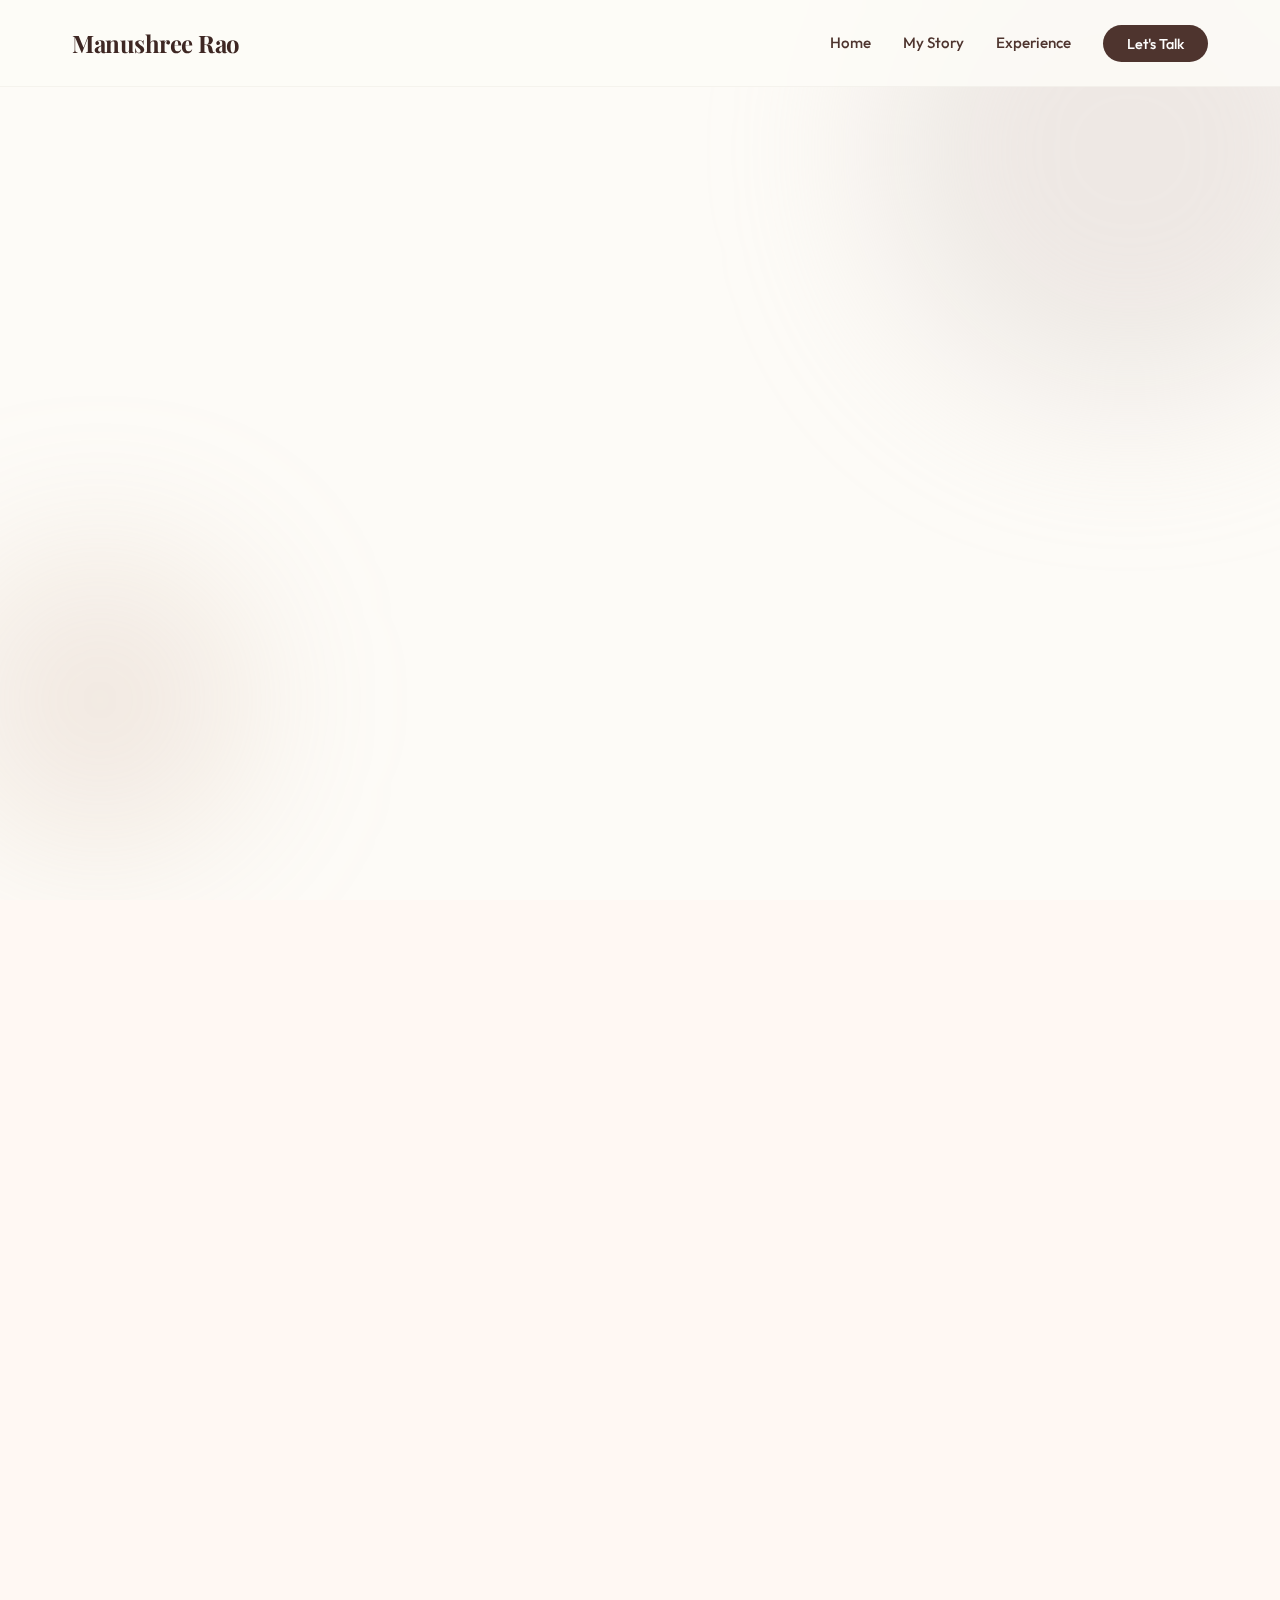
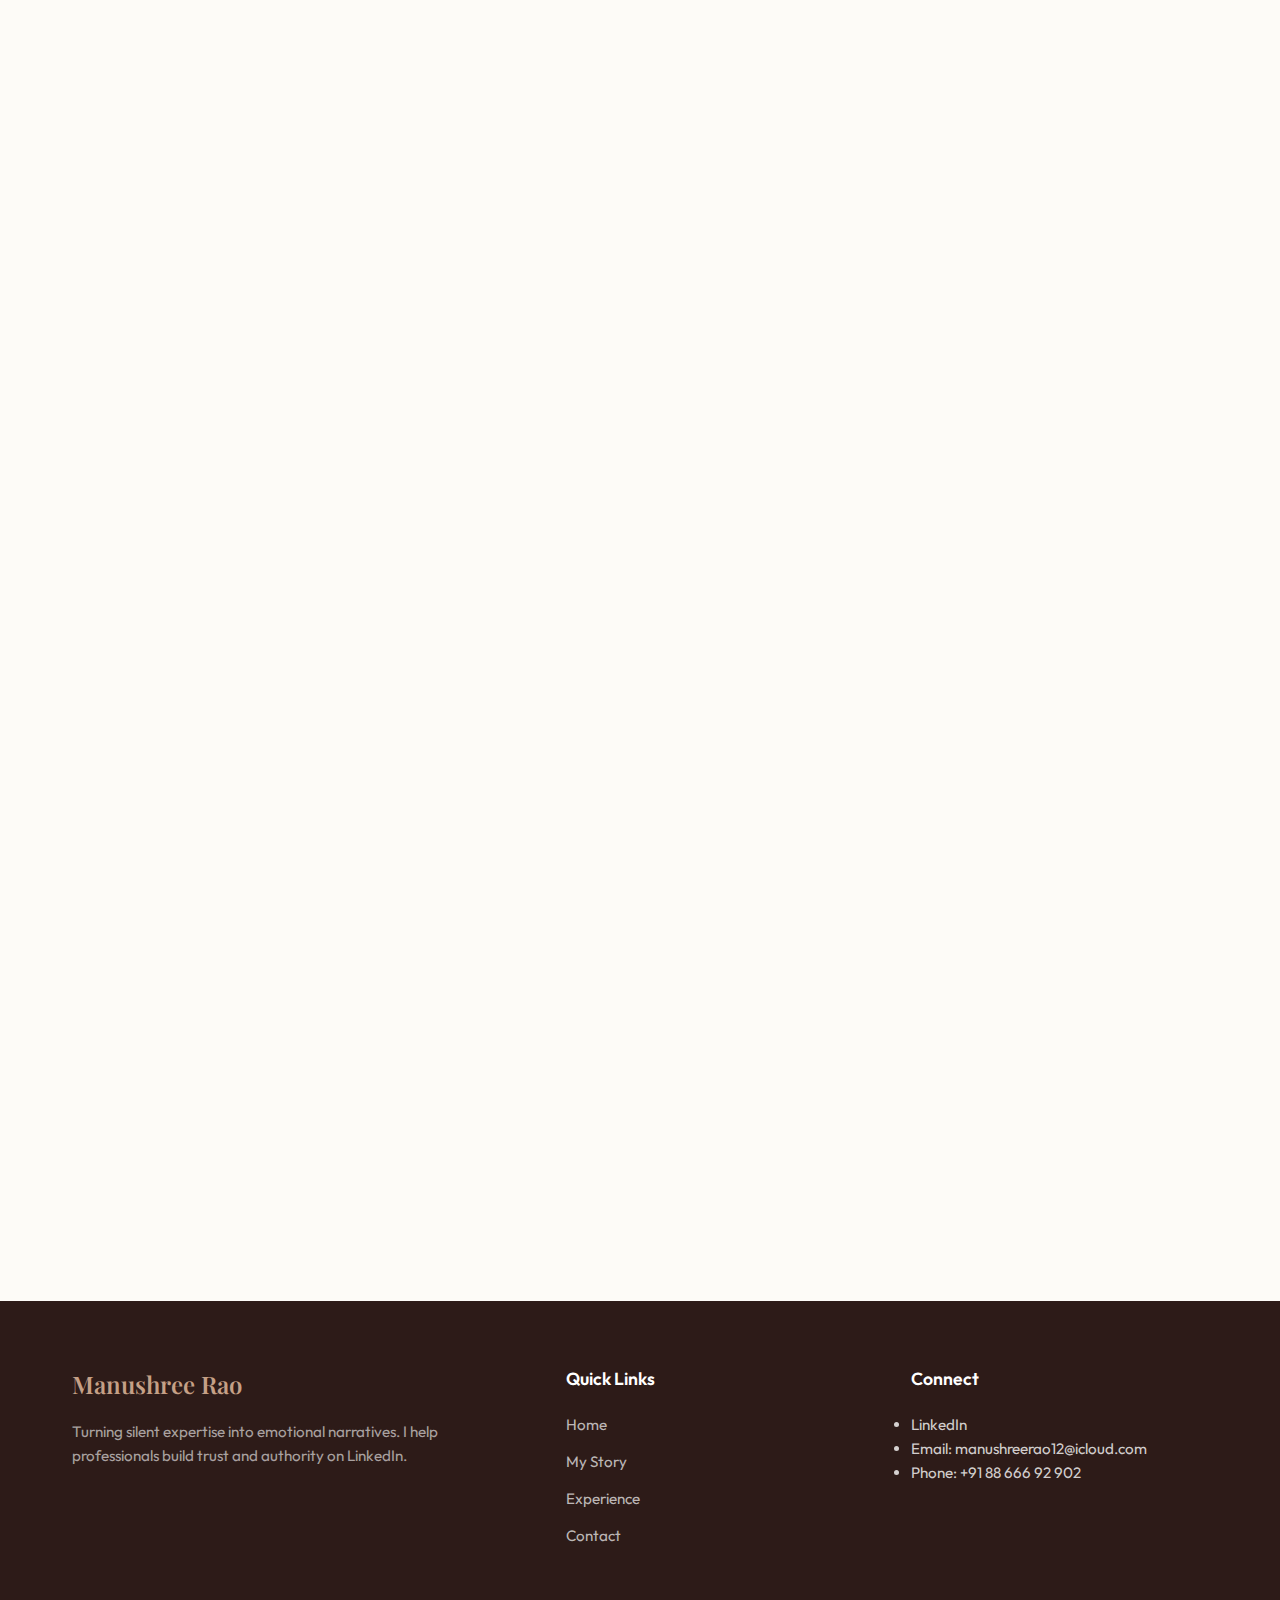
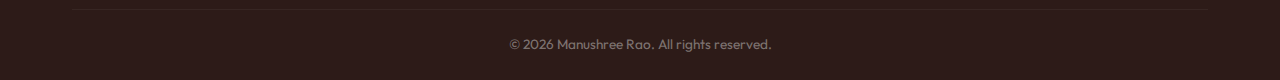
<file: index.html>
<!DOCTYPE html>
<html lang="en">

<head>
    <meta charset="UTF-8">
    <meta name="viewport" content="width=device-width, initial-scale=1.0">
    <title>Manushree Rao | Content Writer & Strategist</title>
    <link rel="icon" type="image/svg+xml" href="images/favicon.svg">
    <link rel="stylesheet" href="style.css">
</head>

<body>

    <!-- Header -->
    <header>
        <div class="container">
            <nav>
                <div class="logo">Manushree Rao</div>
                <div class="menu-toggle" id="mobile-menu">
                    <span class="bar"></span>
                    <span class="bar"></span>
                    <span class="bar"></span>
                </div>
                <ul class="nav-links">
                    <li><a href="#home">Home</a></li>
                    <li><a href="#story">My Story</a></li>
                    <li><a href="#experience">Experience</a></li>
                    <li><a href="#contact" class="contact-btn">Let's Talk</a></li>
                </ul>
            </nav>
        </div>
    </header>

    <!-- Hero Section -->
    <section id="home" class="hero">
        <div class="shape shape-1"></div>
        <div class="shape shape-2"></div>
        <div class="container">
            <div class="hero-content fade-in">
                <h1>I craft personal brands people stop, <span> look... and get hooked to choose.</span></h1>
                <div class="spacer" style="height: 20px;"></div>
                <p>Hi, I am Manushree, your LinkedIn storyteller. I help brands and individuals find their voice in a
                    noisy world.</p>
                <a href="#experience" class="primary-btn">View My Work</a>
            </div>
        </div>
    </section>

    <!-- Story Section -->
    <section id="story" class="story-section">
        <div class="container">
            <div class="story-container">
                <div class="story-image fade-in">
                    <img src="images/profile.jpg" alt="Manushree Rao">
                </div>

                <div class="story-content fade-in delay-1">
                    <h2>From "Impossible" to <br><em>Profession.</em></h2>

                    <div class="quote-box">
                        <p>“She will go on and write her own book someday.”</p>
                    </div>

                    <div class="story-text">
                        <p>These were the words of my history teacher during a PTM with my parents when I was in Class
                            10. I remember quietly smiling because back then, that felt impossible. I was choosing
                            science. Writing was just something I loved, not something I believed I could pursue.</p>

                        <p>But as cliché as it sounds, what’s meant for you really does find you in ways you don’t
                            expect.</p>

                        <p>Writing found me again in Class 11, when I started freelancing purely for the love of it
                            without even knowing it could be commercialised. What began as passion slowly turned into
                            a fun, fulfilling business.</p>

                        <p>I joined LinkedIn only a few months ago, and I’ve genuinely loved the journey. The doors that
                            opened surprised me. Today, I work with TVM Creatives as a Content Writer & Strategist,
                            handling international clients and helping them generate leads.</p>

                        <p>Looking back, I realise: you don’t always have to abandon one path to find another.
                            Sometimes, passion quietly grows alongside you until one day, it becomes home.</p>
                    </div>
                </div>
            </div>
        </div>
    </section>

    <!-- Experience / Placeholder Section -->
    <section id="experience" class="experience-section">
        <div class="container">
            <div class="section-header fade-in">
                <h2>Experience & Education</h2>
                <p>My journey so far.</p>
            </div>

            <div class="resume-grid">
                <!-- Professional Experience -->
                <div class="resume-column fade-in delay-1">
                    <h3>Experience</h3>

                    <div class="resume-item">
                        <h4>Content Writer & Strategist</h4>
                        <span class="org">TVM Creatives | Part-time</span>
                        <span class="date">Present</span>
                        <ul>
                            <li>Worked closely with international clients, helping them turn ideas into content that
                                actually starts conversations and generates leads.</li>
                            <li>Wrote and refined outreach messages that felt human, not salesy—helping clients source
                                and convert prospects through LinkedIn.</li>
                            <li>Collaborated with multiple clients across niches, understanding their voice, audience,
                                and goals before shaping content strategies around them.</li>
                            <li>Helped an AI automation client achieve a 10× increase in engagement within one month by
                                restructuring content and focusing on clarity, storytelling, and audience psychology.
                            </li>
                        </ul>
                    </div>

                    <div class="resume-item">
                        <h4>Freelance Content Writer</h4>
                        <span class="org">LinkedIn</span>
                        <span class="date">Present</span>
                        <ul>
                            <li>Created blogs for travel companies, blending storytelling with clarity to make
                                experiences feel tangible.</li>
                            <li>Wrote captions and long-form posts rooted in narrative, emotion, and relatability.</li>
                            <li>Led reels and content campaigns for small brands, aligning visuals with messaging to
                                improve reach and engagement.</li>
                            <li>Actively built a personal brand by sharing insights, stories, and observations, while
                                engaging meaningfully with the community.</li>
                        </ul>
                    </div>

                    <div class="resume-item">
                        <h4>Member – Communication Support</h4>
                        <span class="org">Rising Youth Network (RYN)</span>
                        <span class="date">Current</span>
                        <ul>
                            <li>Contributed to communication and coordination efforts, supporting teams in organizing
                                information and ensuring smooth collaboration.</li>
                        </ul>
                    </div>

                    <div class="resume-item">
                        <h4>Founder & Instructor</h4>
                        <span class="org">Mould and Muse</span>
                        <span class="date">2025</span>
                        <ul>
                            <li>Founded and led a two month summer camp focused on helping children communicate better
                                through writing and speech.</li>
                            <li>Trained students in structured writing, self expression, vocabulary building, and
                                confident communication.</li>
                            <li>Designed lesson plans and learning frameworks that balanced creativity with clarity.
                            </li>
                            <li>Handled outreach and promotion using Canva and Instagram to bring the program to life.
                            </li>
                        </ul>
                    </div>

                    <div class="resume-item">
                        <h4>Founder Art Workshop</h4>
                        <span class="org">Mould and Muse</span>
                        <span class="date">2025</span>
                        <ul>
                            <li>Conceptualized and executed a two-day art workshop that attracted 45+ participants
                                through targeted outreach and organic promotion.</li>
                            <li>Personally handled outreach and communication, converting interest into registrations
                                within a short timeframe.</li>
                            <li>Spent two months planning logistics, scheduling, and execution to ensure a smooth,
                                participant friendly experience.</li>
                            <li>Designed all creatives and managed Instagram promotion, overseeing the workshop end to
                                end.</li>
                        </ul>
                    </div>
                </div>

                <!-- Education & Awards -->
                <div class="resume-column fade-in delay-2">
                    <h3>Education</h3>
                    <div class="resume-item">
                        <h4>B.Tech in Biotechnology</h4>
                        <span class="org">PDEU, Gandhinagar, Gujarat</span>
                        <span class="date">2025 - 2029</span>
                        <p style="margin-top: 0.5rem; font-size: 0.9em; color: var(--text-light);">Currently pursuing.
                        </p>
                    </div>

                    <h3>Awards & Public Speaking</h3>
                    <div class="resume-item">
                        <h4>National Representation</h4>
                        <span class="org">MCOP-3 (Model Conference of Parties) by WWF India</span>
                        <ul>
                            <li>Represented Gujarat at the national level.</li>
                            <li>Collaborated with team to write and present a policy draft at the national event.</li>
                        </ul>
                    </div>

                    <div class="resume-item">
                        <h4>Public Speaking Awards</h4>
                        <span class="org">Nirma University & Others</span>
                        <ul>
                            <li>Won 3 awards at Institute of Law, Nirma University.</li>
                            <li>Won several awards in public speaking and writing competitions.</li>
                            <li>Mentored students in public speaking in Delhi & Jodhpur.</li>
                            <li>Chaired committees at MUN conferences.</li>
                        </ul>
                    </div>
                </div>
            </div>
        </div>
    </section>



    <footer id="contact">
        <div class="container">
            <div class="footer-content">
                <!-- Identity Column -->
                <div class="footer-col">
                    <h3>Manushree Rao</h3>
                    <p>Turning silent expertise into emotional narratives. I help professionals build trust and
                        authority on LinkedIn.</p>
                </div>

                <!-- Quick Links -->
                <div class="footer-col">
                    <h4>Quick Links</h4>
                    <ul class="footer-links">
                        <li><a href="#home">Home</a></li>
                        <li><a href="#story">My Story</a></li>
                        <li><a href="#experience">Experience</a></li>
                        <li><a href="#contact">Contact</a></li>
                    </ul>
                </div>

                <!-- Contact/Social -->
                <div class="footer-col">
                    <h4>Connect</h4>
                    <li><a href="https://www.linkedin.com/in/manushree-rao-720a4b369/" target="_blank">LinkedIn</a>
                    </li>
                    <li><a href="mailto:manushreerao12@icloud.com">Email: manushreerao12@icloud.com</a></li>
                    <li><a href="tel:+918866692902">Phone: +91 88 666 92 902</a></li>
                    </ul>
                </div>
            </div>

            <div class="footer-bottom">
                <p>&copy; 2026 Manushree Rao. All rights reserved.</p>
            </div>
        </div>
    </footer>

    <script>
        const menuToggle = document.getElementById('mobile-menu');
        const navLinks = document.querySelector('.nav-links');

        menuToggle.addEventListener('click', () => {
            menuToggle.classList.toggle('active');
            navLinks.classList.toggle('active');
        });

        // Close menu when clicking a link
        document.querySelectorAll('.nav-links a').forEach(link => {
            link.addEventListener('click', () => {
                menuToggle.classList.remove('active');
                navLinks.classList.remove('active');
            });
        });
    </script>
</body>

</html>
</file>
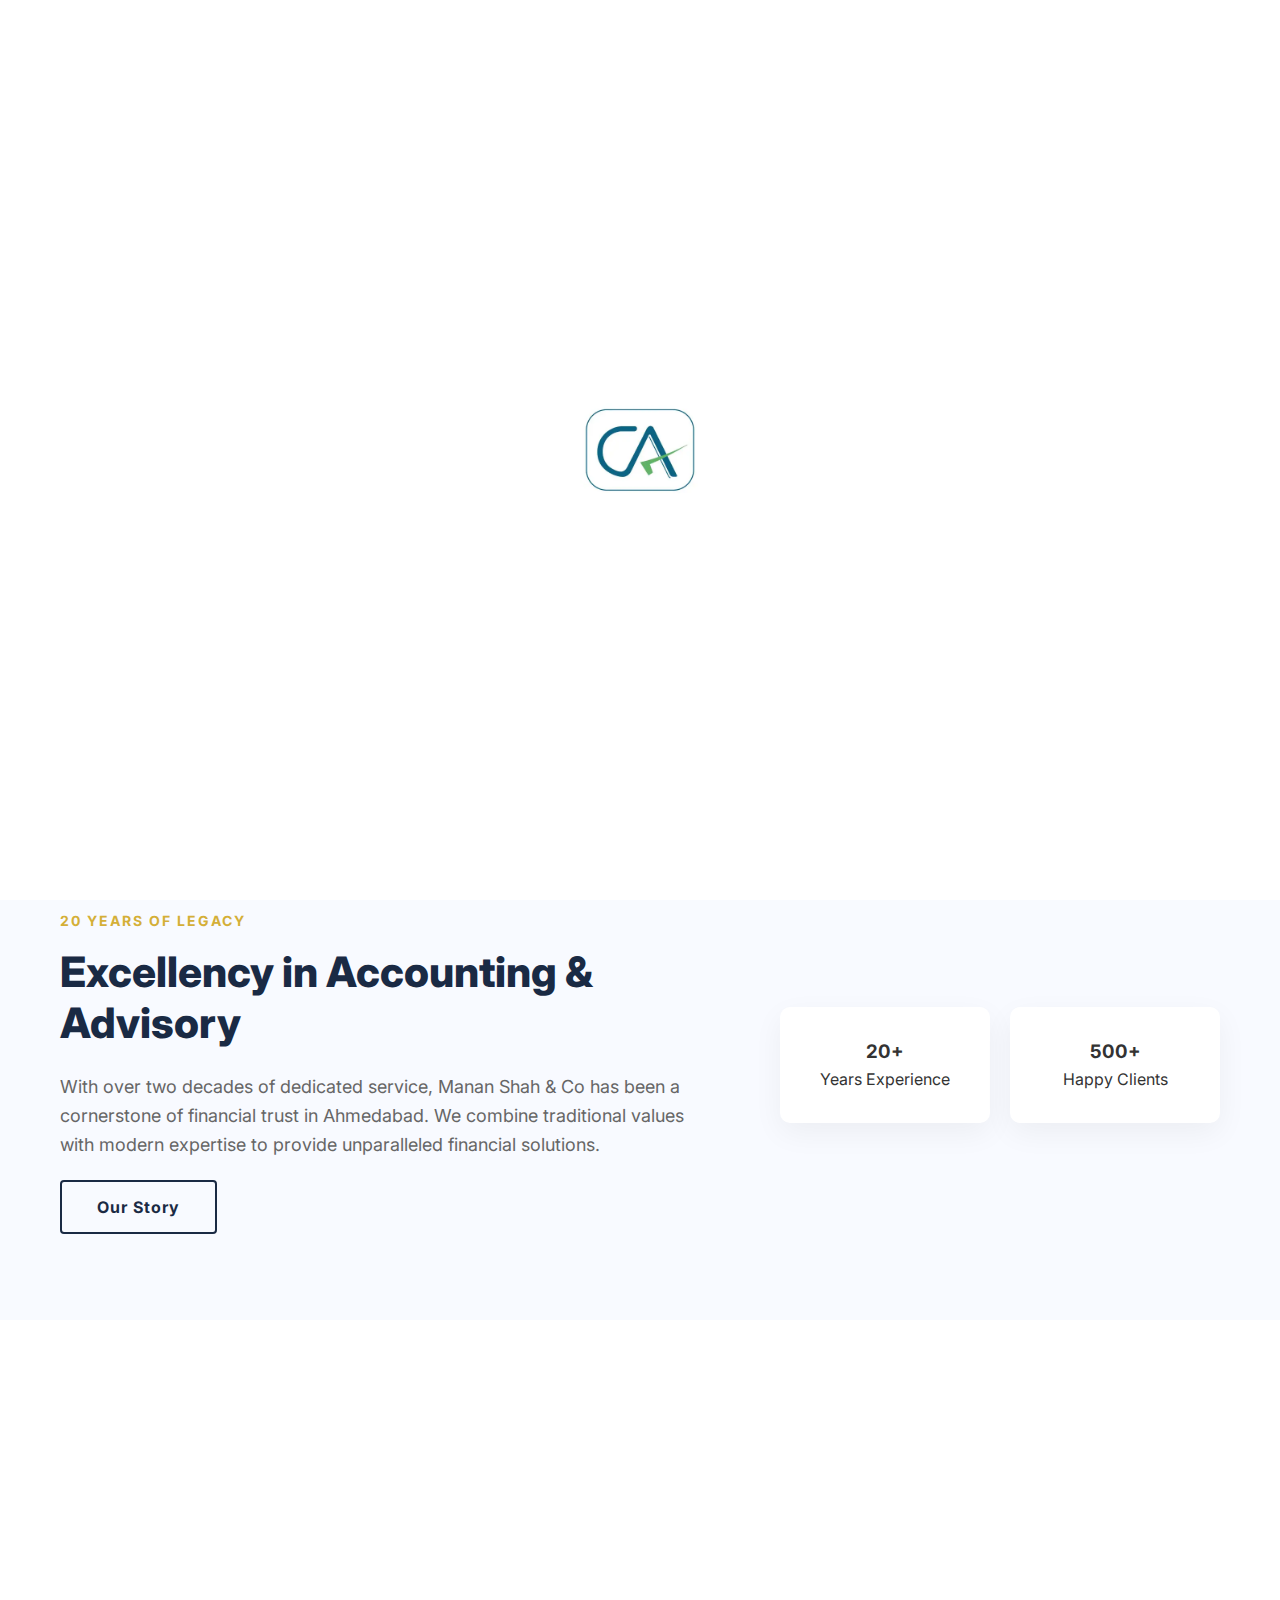
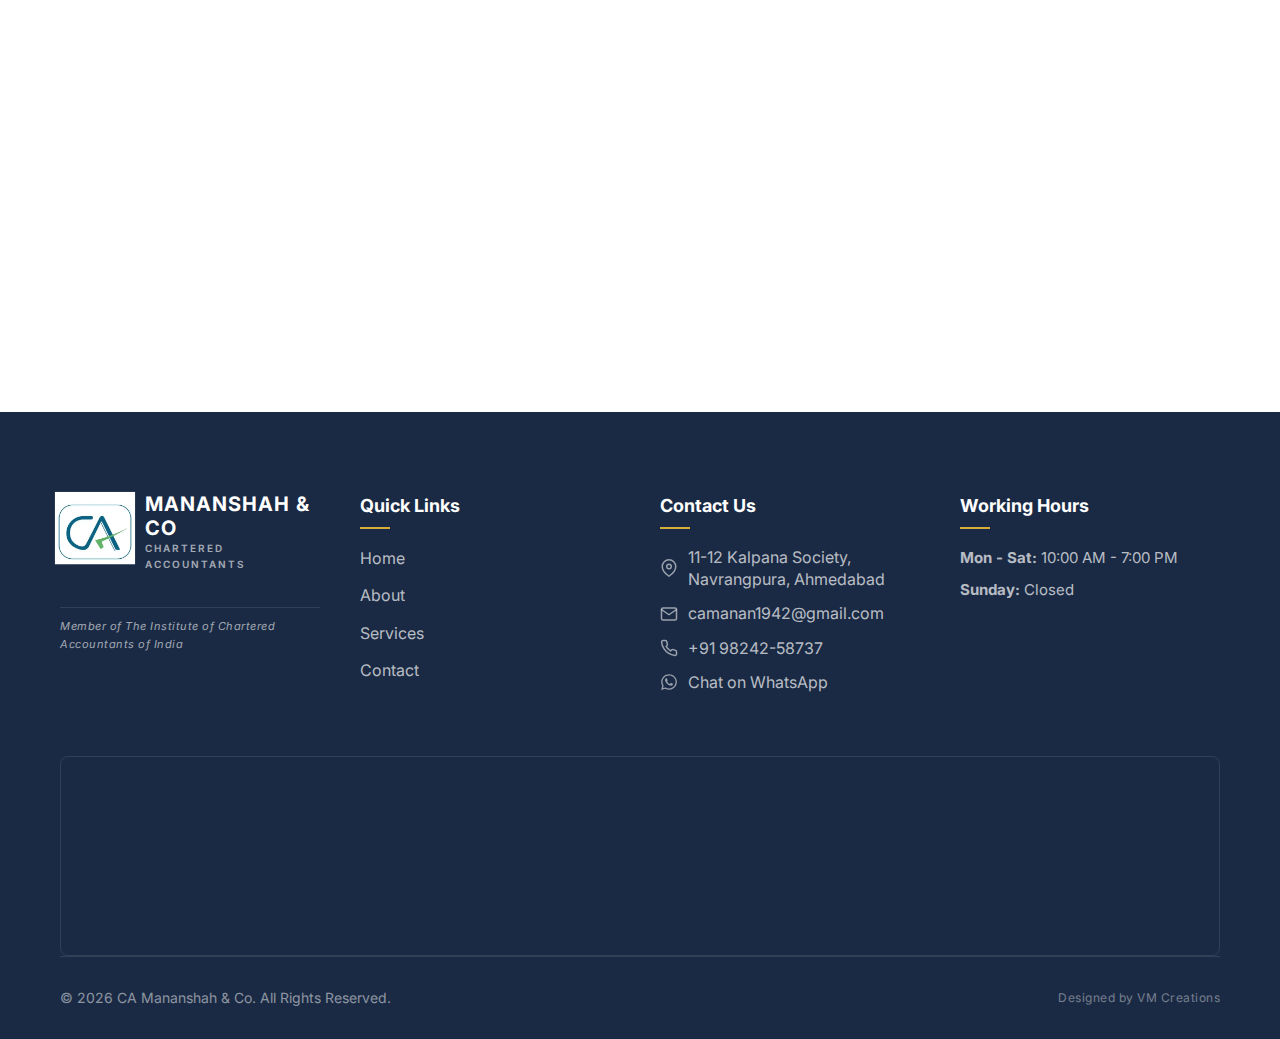
<file: manan.shah/index.html>
<!DOCTYPE html>
<html lang="en">

<head>
    <meta charset="UTF-8">
    <meta name="viewport" content="width=device-width, initial-scale=1.0">
    <title>CA Mananshah & Co | Accounting & Advisory</title>
    <link rel="stylesheet" href="./style.css">
    <script src="./main.js" defer></script>
    <script>
        // Inline flash prevention
        if (sessionStorage.getItem('intro_played')) {
            document.documentElement.classList.add('skip-intro');
        }
    </script>
    <link rel="icon" type="image/png" href="./logo_new.png">
</head>

<body>
    <div id="preloader">
        <img src="./logo_new.png" alt="CA Logo" class="fly-logo">
    </div>
    <div class="header">
        <div class="navbar">
            <a href="index.html" class="logo-link" style="text-decoration: none;">
                <div class="logo-text">
                    <img src="./logo_new.png" alt="CA Mananshah & Co" class="main-logo-img">
                    <div class="logo-details">
                        <span class="main-name">MANANSHAH & CO</span>
                        <span class="sub-name">CHARTERED ACCOUNTANTS</span>
                    </div>
                </div>
            </a>
            <div class="nav-links">
                <ul>
                    <li><a href="index.html" class="active">Home</a></li>
                    <li><a href="about.html">About</a></li>
                    <li><a href="services.html">Services</a></li>
                    <li><a href="contact.html">Contact</a></li>
                </ul>
            </div>
        </div>
    </div>
    <div class="hero-slider">
        <div class="slide active" style="background-image: url(./accounting_theme_alt.webp);">
            <div class="content reveal">
                <div class="page1-header entrance-fade-up delay-1">
                    <h1 class="hero-title">MOST TRUSTED CA </h1>
                    <br>
                    <h1 class="hero-title">FIRM IN AHMEDABAD</h1>
                </div>
                <div class="cta-buttons entrance-fade-up delay-2">
                    <a href="services.html" class="btn btn-primary">KNOW MORE</a>
                    <a href="contact.html" class="btn btn-secondary">CONTACT US</a>
                </div>
            </div>
        </div>
        <div class="slide" style="background-image: url(./office_background_no_text.webp);">
            <div class="content">
                <div class="page1-header">
                    <h1 class="hero-title">EXPERT FINANCIAL</h1>
                    <br>
                    <h1 class="hero-title">ADVISORY SERVICES</h1>
                </div>
                <div class="cta-buttons">
                    <a href="services.html" class="btn btn-primary">OUR SERVICES</a>
                    <a href="contact.html" class="btn btn-secondary">GET A QUOTE</a>
                </div>
            </div>
        </div>
        <div class="slider-dots">
            <span class="dot active"></span>
            <span class="dot"></span>
        </div>
    </div>

    <div class="page2 reveal">
        <div class="container">
            <div class="excellence-content">
                <div class="excellence-info">
                    <h2 class="section-subtitle">20 Years of Legacy</h2>
                    <h1 class="section-title">Excellency in Accounting & Advisory</h1>
                    <p class="section-desc">With over two decades of dedicated service, Manan Shah & Co has been a
                        cornerstone of financial trust in Ahmedabad. We combine traditional values with modern expertise
                        to provide unparalleled financial solutions.</p>
                    <a href="about.html" class="btn btn-secondary">Our Story</a>
                </div>
                <div class="excellence-stats">
                    <div class="stat-card">
                        <h3>20+</h3>
                        <p>Years Experience</p>
                    </div>
                    <div class="stat-card">
                        <h3>500+</h3>
                        <p>Happy Clients</p>
                    </div>
                </div>
            </div>
        </div>
    </div>

    <div class="reviews reveal">
        <div class="container">
            <h2 class="section-subtitle" style="text-align: center;">Testimonials</h2>
            <h1 class="section-title" style="text-align: center;">What Our Clients Say</h1>
            <div class="reviews-grid">
                <div class="review-card">
                    <div class="stars">★★★★★</div>
                    <p class="review-text">"CA Manan Shah has been our advisor for 10 years. Their expertise in taxation
                        and auditing is unmatched. Highly professional!"</p>
                    <h4 class="client-name">Rajesh Mehta</h4>
                    <p class="client-title">CEO, Mehta Textiles</p>
                </div>
                <div class="review-card">
                    <div class="stars">★★★★★</div>
                    <p class="review-text">"The best accounting firm in Ahmedabad. They helped us restructure our
                        finances and saved us significant costs. Trustworthy and efficient."</p>
                    <h4 class="client-name">Sneha Patel</h4>
                    <p class="client-title">Director, Patel Group</p>
                </div>
                <div class="review-card">
                    <div class="stars">★★★★★</div>
                    <p class="review-text">"Very satisfied with their GST advisory. They made complex compliance issues
                        very easy for us to understand."</p>
                    <h4 class="client-name">Amit Sharma</h4>
                    <p class="client-title">Founder, TechSprint</p>
                </div>
            </div>
        </div>
    </div>

    <footer class="footer">
        <div class="container">
            <div class="footer-grid">
                <div class="footer-brand">
                    <div class="logo-text">
                        <img src="./logo_new.png" alt="CA Mananshah & Co" class="main-logo-img">
                        <div class="logo-details">
                            <span class="main-name" style="color: #fff;">MANANSHAH & CO</span>
                            <span class="sub-name" style="color: #fff; opacity: 0.6;">CHARTERED ACCOUNTANTS</span>
                        </div>
                    </div>
                    <p class="icai-mention">Member of The Institute of Chartered Accountants of India</p>
                </div>
                <div class="footer-links">
                    <h4>Quick Links</h4>
                    <ul>
                        <li><a href="index.html">Home</a></li>
                        <li><a href="about.html">About</a></li>
                        <li><a href="services.html">Services</a></li>
                        <li><a href="contact.html">Contact</a></li>
                    </ul>
                </div>
                <div class="footer-contact">
                    <h4>Contact Us</h4>
                    <p>
                        <svg xmlns="http://www.w3.org/2000/svg" width="18" height="18" viewBox="0 0 24 24" fill="none"
                            stroke="currentColor" stroke-width="2" stroke-linecap="round" stroke-linejoin="round">
                            <path d="M21 10c0 7-9 13-9 13s-9-6-9-13a9 9 0 0 1 18 0z"></path>
                            <circle cx="12" cy="10" r="3"></circle>
                        </svg>
                        11-12 Kalpana Society, Navrangpura, Ahmedabad
                    </p>
                    <p>
                        <svg xmlns="http://www.w3.org/2000/svg" width="18" height="18" viewBox="0 0 24 24" fill="none"
                            stroke="currentColor" stroke-width="2" stroke-linecap="round" stroke-linejoin="round">
                            <path d="M4 4h16c1.1 0 2 .9 2 2v12c0 1.1-.9 2-2 2H4c-1.1 0-2-.9-2-2V6c0-1.1.9-2 2-2z">
                            </path>
                            <polyline points="22,6 12,13 2,6"></polyline>
                        </svg>
                        <a href="mailto:camanan1942@gmail.com"
                            style="color: inherit; text-decoration: none;">camanan1942@gmail.com</a>
                    </p>
                    <p>
                        <svg xmlns="http://www.w3.org/2000/svg" width="18" height="18" viewBox="0 0 24 24" fill="none"
                            stroke="currentColor" stroke-width="2" stroke-linecap="round" stroke-linejoin="round">
                            <path
                                d="M22 16.92v3a2 2 0 0 1-2.18 2 19.79 19.79 0 0 1-8.63-3.07 19.5 19.5 0 0 1-6-6 19.79 19.79 0 0 1-3.07-8.67A2 2 0 0 1 4.11 2h3a2 2 0 0 1 2 1.72 12.84 12.84 0 0 0 .7 2.81 2 2 0 0 1-.45 2.11L8.09 9.91a16 16 0 0 0 6 6l1.27-1.27a2 2 0 0 1 2.11-.45 12.84 12.84 0 0 0 2.81.7A2 2 0 0 1 22 16.92z">
                            </path>
                        </svg>
                        <a href="tel:+919824258737" style="color: inherit; text-decoration: none;">+91 98242-58737</a>
                    </p>
                    <p>
                        <svg xmlns="http://www.w3.org/2000/svg" width="18" height="18" viewBox="0 0 448 512"
                            fill="currentColor">
                            <path
                                d="M380.9 97.1C339 55.1 283.2 32 223.9 32c-122.4 0-222 99.6-222 222 0 39.1 10.2 77.3 29.6 111L0 480l117.7-30.9c32.7 17.8 69.4 27.2 106.2 27.2h.1c122.3 0 224.1-99.6 224.1-222 0-59.3-25.2-115-67.2-157zm-157 341.6c-33.1 0-65.6-8.9-94-25.7l-6.7-4-69.8 18.3L72 359.2l-4.4-7c-18.5-29.4-28.2-63.3-28.2-98.2 0-101.7 82.8-184.5 184.6-184.5 49.3 0 95.6 19.2 130.4 54.1 34.8 34.9 56.2 81.2 56.1 130.5 0 101.8-84.9 184.6-186.6 184.6zm101.2-138.2c-5.5-2.8-32.8-16.2-37.9-18-5.1-1.9-8.8-2.8-12.5 2.8-3.7 5.6-14.3 18-17.6 21.8-3.2 3.7-6.5 4.2-12 1.4-5.5-2.8-23.2-8.5-44.2-27.1-16.4-14.6-27.4-32.7-30.6-38.2-3.2-5.6-.3-8.6 2.4-11.5 2.5-2.6 5.5-6.5 8.3-9.8 2.8-3.3 3.7-5.6 5.5-9.3 1.8-3.7.9-6.9-.5-9.8-1.4-2.8-12.5-30.1-17.1-41.2-4.5-10.8-9.1-9.3-12.5-9.5-3.2-.2-6.9-.2-10.6-.2-3.7 0-9.7 1.4-14.8 6.9-5.1 5.6-19.4 19-19.4 46.3 0 27.3 19.9 53.7 22.6 57.4 2.8 3.7 39.1 59.7 94.8 83.8 13.2 5.8 23.5 9.2 31.5 11.8 13.3 4.2 25.4 3.6 35 2.2 10.7-1.6 32.8-13.4 37.4-26.4 4.6-13 4.6-24.1 3.2-26.4-1.3-2.5-5-3.9-10.5-6.6z" />
                        </svg>
                        <a href="https://wa.me/919824258737" target="_blank"
                            style="color: inherit; text-decoration: none;">Chat on WhatsApp</a>
                    </p>
                </div>
                <div class="footer-hours">
                    <h4>Working Hours</h4>
                    <p><strong>Mon - Sat:</strong> 10:00 AM - 7:00 PM</p>
                    <p><strong>Sunday:</strong> Closed</p>
                </div>
            </div>
            <div class="footer-map">
                <iframe
                    src="https://www.google.com/maps/embed?pb=!1m18!1m12!1m3!1d458.9640648481876!2d72.56237813045425!3d23.03432537916556!2m3!1f0!2f0!3f0!3m2!1i1024!2i768!4f13.1!3m3!1m2!1s0x395e84f46d74f243%3A0xf9cd70621ac55c6c!2sKalpana%20Society!5e0!3m2!1sen!2sin!4v1769019885244!5m2!1sen!2sin"
                    style="border:0;" allowfullscreen="" loading="lazy"
                    referrerpolicy="no-referrer-when-downgrade"></iframe>
            </div>
            <div class="footer-bottom">
                <p>&copy; 2026 CA Mananshah & Co. All Rights Reserved.</p>
                <p class="watermark">Designed by VM Creations</p>
            </div>
        </div>
    </footer>
</body>

</html>
</file>
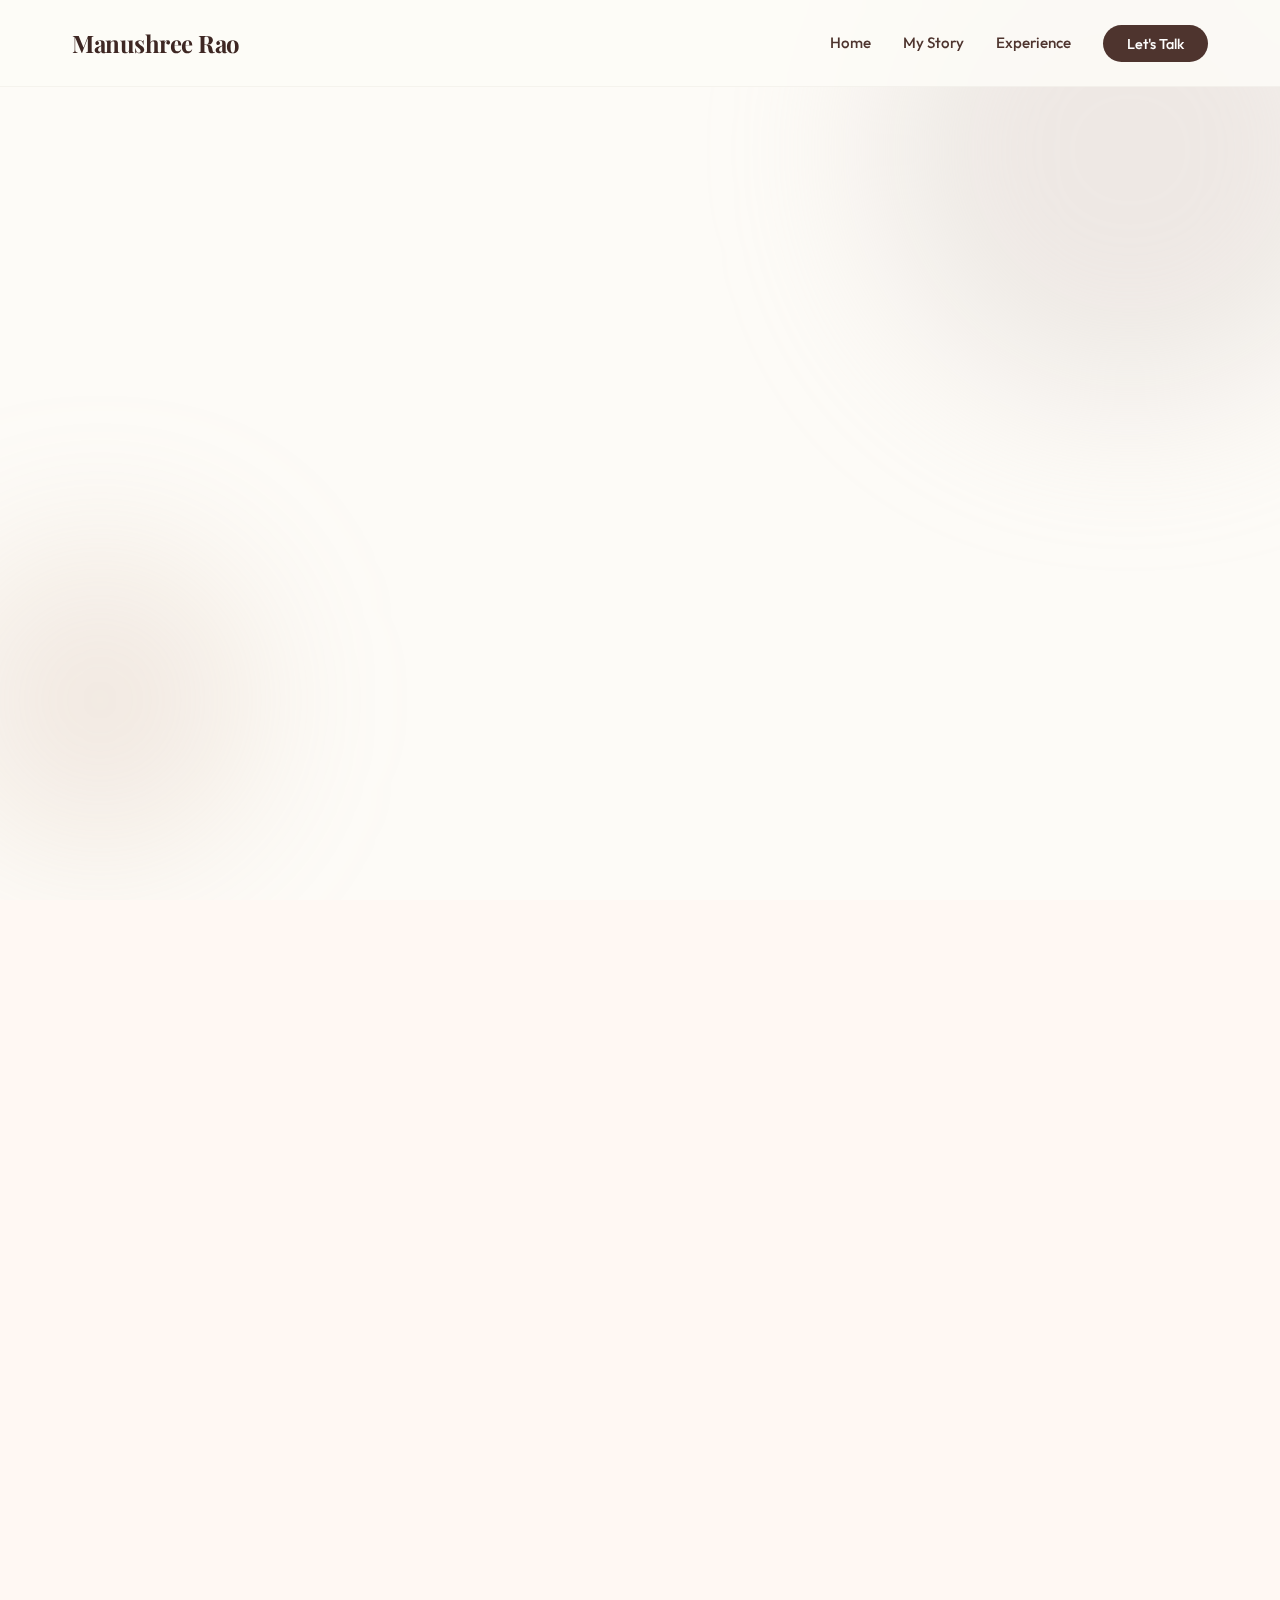
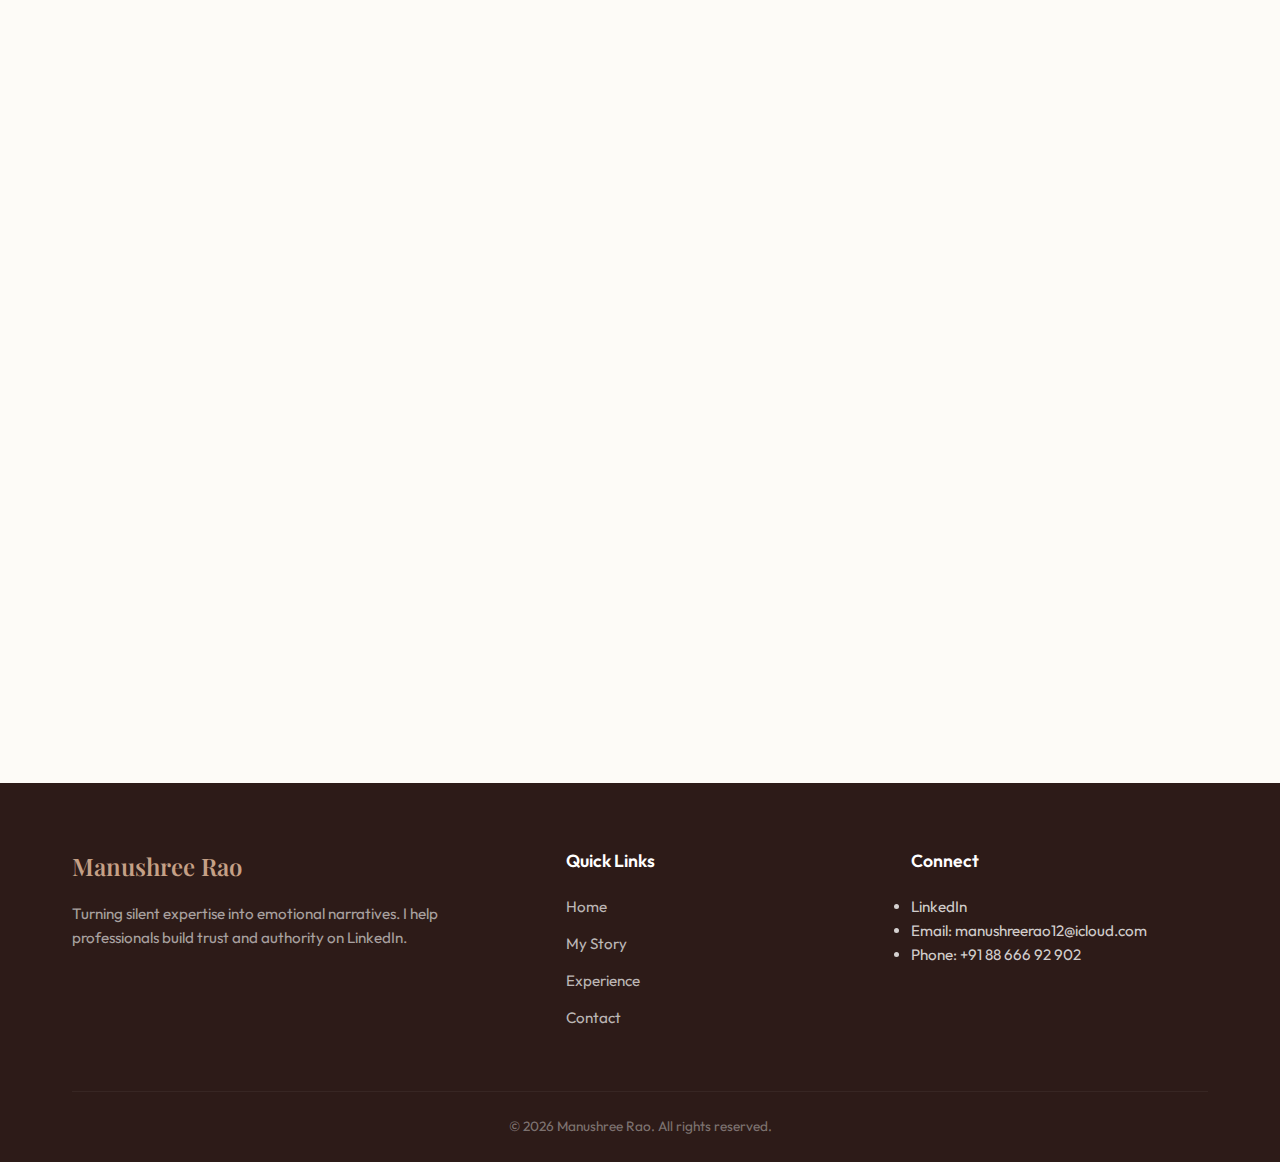
<file: manushree/index.html>
<!DOCTYPE html>
<html lang="en">

<head>
    <meta charset="UTF-8">
    <meta name="viewport" content="width=device-width, initial-scale=1.0">
    <title>Manushree Rao | Content Writer & Strategist</title>
    <link rel="icon" type="image/svg+xml" href="images/favicon.svg">
    <link rel="stylesheet" href="style.css">
</head>

<body>

    <!-- Header -->
    <header>
        <div class="container">
            <nav>
                <div class="logo">Manushree Rao</div>
                <ul class="nav-links">
                    <li><a href="#home">Home</a></li>
                    <li><a href="#story">My Story</a></li>
                    <li><a href="#experience">Experience</a></li>
                    <li><a href="#contact" class="contact-btn">Let's Talk</a></li>
                </ul>
            </nav>
        </div>
    </header>

    <!-- Hero Section -->
    <section id="home" class="hero">
        <div class="shape shape-1"></div>
        <div class="shape shape-2"></div>
        <div class="container">
            <div class="hero-content fade-in">
                <h1>I craft personal brands people stop, <span> look... and get hooked to choose.</span></h1>
                <div class="spacer" style="height: 20px;"></div>
                <p>Hi, I am Manushree, your LinkedIn storyteller. I help brands and individuals find their voice in a
                    noisy world.</p>
                <a href="#experience" class="primary-btn">View My Work</a>
            </div>
        </div>
    </section>

    <!-- Story Section -->
    <section id="story" class="story-section">
        <div class="container">
            <div class="story-container">
                <div class="story-image fade-in">
                    <img src="images/profile.jpg" alt="Manushree Rao">
                </div>

                <div class="story-content fade-in delay-1">
                    <h2>From "Impossible" to <br><em>Profession.</em></h2>

                    <div class="quote-box">
                        <p>“She will go on and write her own book someday.”</p>
                    </div>

                    <div class="story-text">
                        <p>These were the words of my history teacher during a PTM with my parents when I was in Class
                            10. I remember quietly smiling because back then, that felt impossible. I was choosing
                            science. Writing was just something I loved, not something I believed I could pursue.</p>

                        <p>But as cliché as it sounds, what’s meant for you really does find you in ways you don’t
                            expect.</p>

                        <p>Writing found me again in Class 11, when I started freelancing purely for the love of it
                            without even knowing it could be commercialised. What began as passion slowly turned into
                            a fun, fulfilling business.</p>

                        <p>I joined LinkedIn only a few months ago, and I’ve genuinely loved the journey. The doors that
                            opened surprised me. Today, I work with TVM Creatives as a Content Writer & Strategist,
                            handling international clients and helping them generate leads.</p>

                        <p>Looking back, I realise: you don’t always have to abandon one path to find another.
                            Sometimes, passion quietly grows alongside you until one day, it becomes home.</p>
                    </div>
                </div>
            </div>
        </div>
    </section>

    <!-- Experience / Placeholder Section -->
    <section id="experience" class="experience-section">
        <div class="container">
            <div class="section-header fade-in">
                <h2>Experience & Education</h2>
                <p>My journey so far.</p>
            </div>

            <div class="resume-grid">
                <!-- Professional Experience -->
                <div class="resume-column fade-in delay-1">
                    <h3>Experience</h3>

                    <div class="resume-item">
                        <h4>Content Writer & Strategist</h4>
                        <span class="org">TVM Creatives(part-time)</span>
                        <span class="date">Present</span>
                        <ul>
                            <li>Handling clients and helping them generate leads through content and
                                profile strategy.</li>
                            <li>Achieved 10× increase in engagement for an AI automation client in just one month.</li>
                        </ul>
                    </div>

                    <div class="resume-item">
                        <h4>Freelance Content Writer</h4>
                        <span class="org">LinkedIn</span>
                        <span class="date">Present</span>
                        <ul>
                            <li>Creating blogs, captions, and storytelling-based posts for small brands.</li>
                            <li>Building personal brand and engaging with the community.</li>
                        </ul>
                    </div>

                    <div class="resume-item">
                        <h4>Communication Support</h4>
                        <span class="org">RYN Organization</span>
                        <span class="date">Current</span>
                        <ul>
                            <li>Supporting communication and coordination tasks.</li>
                        </ul>
                    </div>

                    <div class="resume-item">
                        <h4>Founder & Instructor (Summer Camp)</h4>
                        <span class="org">Mould and Muse</span>
                        <span class="date">2025</span>
                        <ul>
                            <li>Conducted a 2 month summer camp for 13 children aged 6–12.</li>
                            <li>Designed age-appropriate curriculum focused on vocabulary, fluency, and confidence.</li>
                            <li>Created worksheets, games, and interactive activities.</li>
                            <li>Managed marketing and outreach through Canva and Instagram.</li>
                        </ul>
                    </div>

                    <div class="resume-item">
                        <h4>Art Workshop Organizer</h4>
                        <span class="org">Mould and Muse</span>
                        <span class="date">2025</span>
                        <ul>
                            <li>Organized moulding workshop with 45+ participants.</li>
                            <li>Managed 2 months of planning, scheduling, and logistics.</li>
                            <li>Designed all marketing collateral and led Instagram promotion.</li>
                            <li>Oversaw end-to-end operations for a smooth experience.</li>
                        </ul>
                    </div>
                </div>

                <!-- Education & Awards -->
                <div class="resume-column fade-in delay-2">
                    <h3>Education</h3>
                    <div class="resume-item">
                        <h4>B.Tech in Biotechnology</h4>
                        <span class="org">PDEU, Gandhinagar, Gujarat</span>
                        <span class="date">2025 - 2029</span>
                        <p style="margin-top: 0.5rem; font-size: 0.9em; color: var(--text-light);">Currently pursuing.
                        </p>
                    </div>

                    <h3>Awards & Public Speaking</h3>
                    <div class="resume-item">
                        <h4>National Representation</h4>
                        <span class="org">MCOP-3 (Model Conference of Parties) by WWF India</span>
                        <ul>
                            <li>Represented Gujarat at the national level.</li>
                            <li>Collaborated with team to write and present a policy draft at the national event.</li>
                        </ul>
                    </div>

                    <div class="resume-item">
                        <h4>Public Speaking Awards</h4>
                        <span class="org">Nirma University & Others</span>
                        <ul>
                            <li>Won 3 awards at Institute of Law, Nirma University.</li>
                            <li>Won several awards in public speaking and writing competitions.</li>
                            <li>Mentored students in public speaking in Delhi & Jodhpur.</li>
                            <li>Chaired committees at MUN conferences.</li>
                        </ul>
                    </div>
                </div>
            </div>
        </div>
    </section>



    <footer id="contact">
        <div class="container">
            <div class="footer-content">
                <!-- Identity Column -->
                <div class="footer-col">
                    <h3>Manushree Rao</h3>
                    <p>Turning silent expertise into emotional narratives. I help professionals build trust and
                        authority on LinkedIn.</p>
                </div>

                <!-- Quick Links -->
                <div class="footer-col">
                    <h4>Quick Links</h4>
                    <ul class="footer-links">
                        <li><a href="#home">Home</a></li>
                        <li><a href="#story">My Story</a></li>
                        <li><a href="#experience">Experience</a></li>
                        <li><a href="#contact">Contact</a></li>
                    </ul>
                </div>

                <!-- Contact/Social -->
                <div class="footer-col">
                    <h4>Connect</h4>
                    <li><a href="https://www.linkedin.com/in/manushree-rao-720a4b369/" target="_blank">LinkedIn</a>
                    </li>
                    <li><a href="mailto:manushreerao12@icloud.com">Email: manushreerao12@icloud.com</a></li>
                    <li><a href="tel:+918866692902">Phone: +91 88 666 92 902</a></li>
                    </ul>
                </div>
            </div>

            <div class="footer-bottom">
                <p>&copy; 2026 Manushree Rao. All rights reserved.</p>
            </div>
        </div>
    </footer>

</body>

</html>
</file>
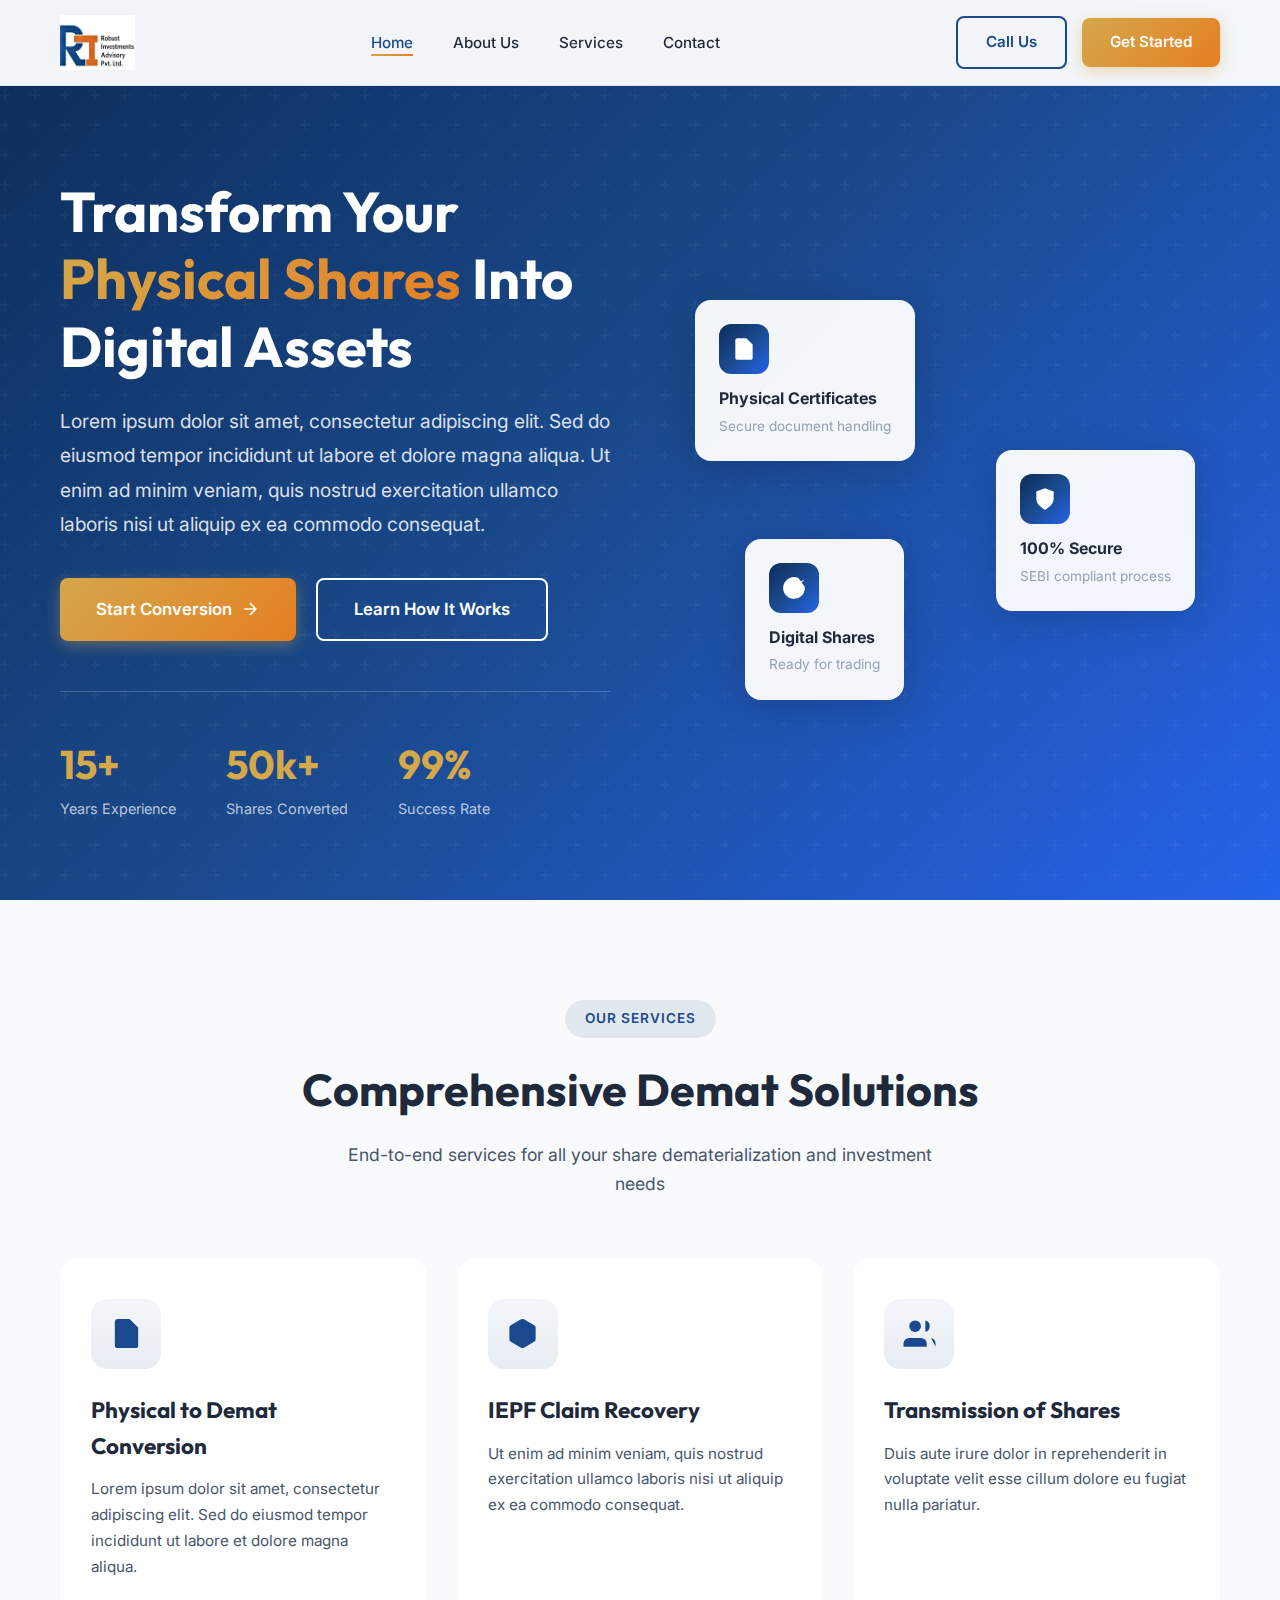
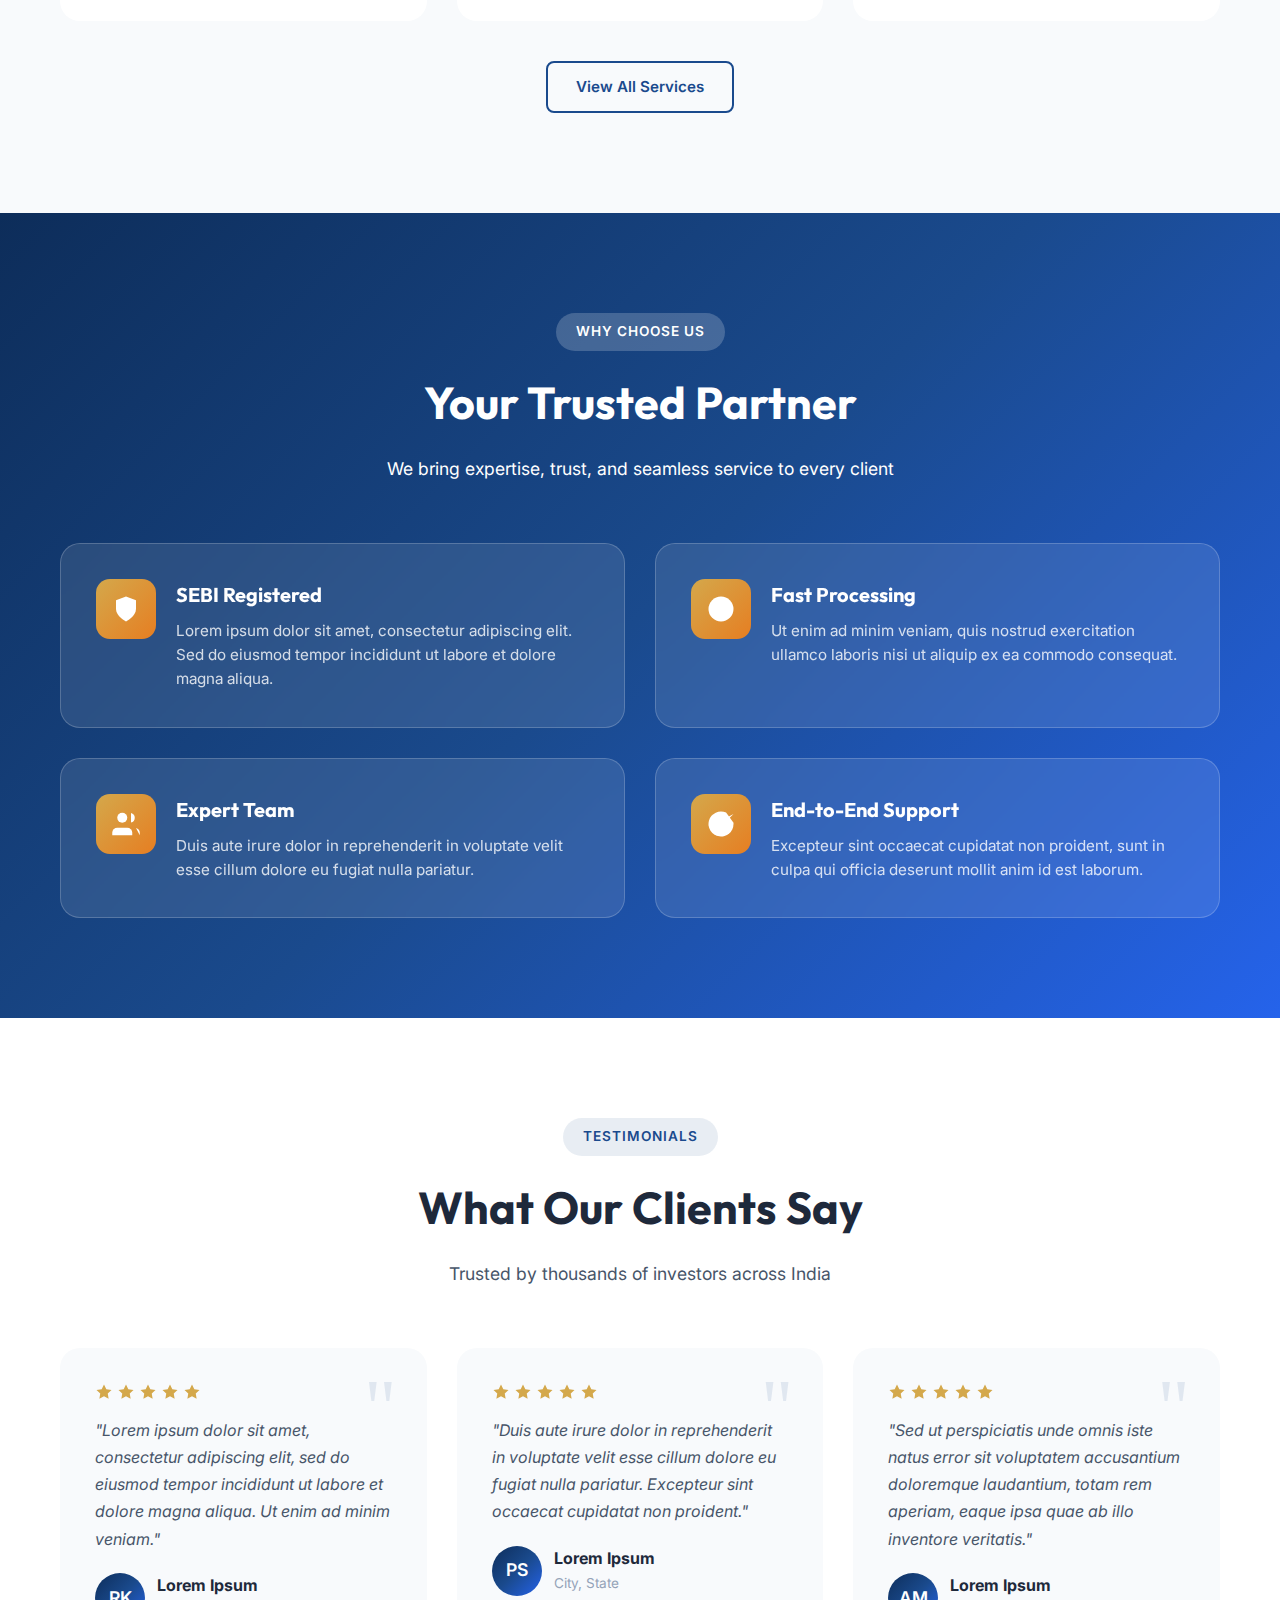
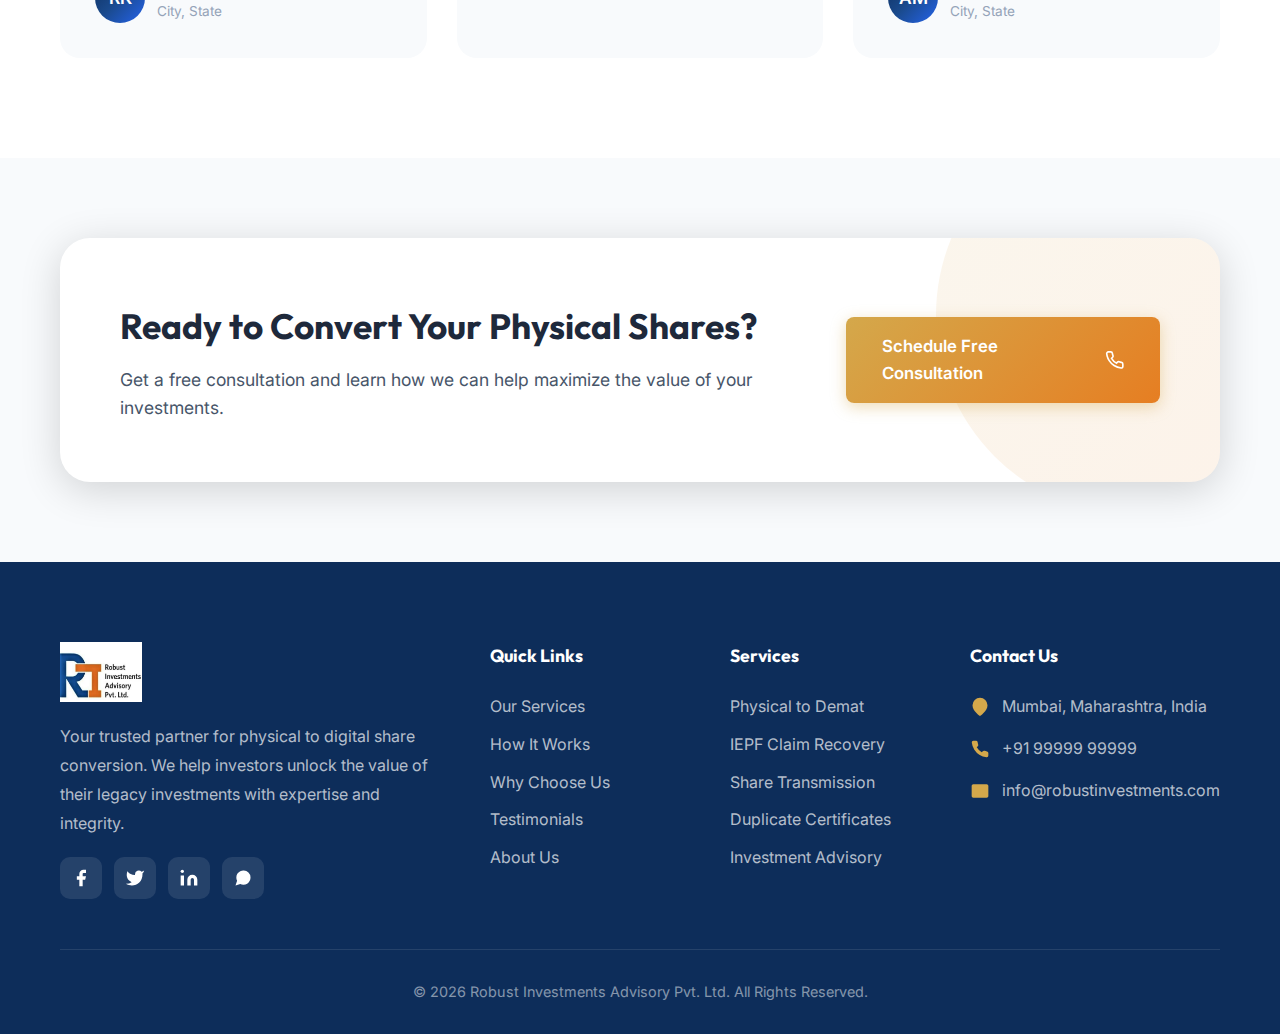
<file: robust/index.html>
<!DOCTYPE html>
<html lang="en">

<head>
    <meta charset="UTF-8">
    <meta name="viewport" content="width=device-width, initial-scale=1.0">
    <title>Robust Investments Advisory Pvt. Ltd. | Physical to Digital Share Conversion</title>
    <meta name="description"
        content="Transform your physical demat pages into digital shares with Robust Investments Advisory. Expert guidance for seamless share dematerialization and conversion services.">
    <link rel="icon" type="image/png" href="logo.png">

    <!-- Fonts -->
    <link rel="preconnect" href="https://fonts.googleapis.com">
    <link rel="preconnect" href="https://fonts.gstatic.com" crossorigin>
    <link
        href="https://fonts.googleapis.com/css2?family=Inter:wght@400;500;600;700&family=Outfit:wght@500;600;700&display=swap"
        rel="stylesheet">

    <!-- Styles -->
    <link rel="stylesheet" href="styles.css">
</head>

<body>
    <!-- Header -->
    <header id="header">
        <div class="container">
            <nav>
                <a href="index.html" class="logo">
                    <img src="logo.png" alt="Robust Investments Advisory">
                </a>

                <ul class="nav-links">
                    <li><a href="index.html" class="active">Home</a></li>
                    <li><a href="about.html">About Us</a></li>
                    <li><a href="services.html">Services</a></li>
                    <li><a href="contact.html">Contact</a></li>
                </ul>

                <div class="nav-cta">
                    <a href="tel:+919999999999" class="btn btn-outline">Call Us</a>
                    <a href="contact.html" class="btn btn-primary">Get Started</a>
                </div>

                <div class="menu-toggle">
                    <span></span>
                    <span></span>
                    <span></span>
                </div>
            </nav>
        </div>
    </header>

    <!-- Hero Section -->
    <section class="hero">
        <div class="container">
            <div class="hero-content">
                <div class="hero-text">
                    <h1>Transform Your <span>Physical Shares</span> Into Digital Assets</h1>
                    <p>Lorem ipsum dolor sit amet, consectetur adipiscing elit. Sed do eiusmod tempor incididunt ut
                        labore et dolore magna aliqua. Ut enim ad minim veniam, quis nostrud exercitation ullamco
                        laboris nisi ut aliquip ex ea commodo consequat.</p>

                    <div class="hero-buttons">
                        <a href="contact.html" class="btn btn-primary btn-large">
                            Start Conversion
                            <svg width="20" height="20" viewBox="0 0 24 24" fill="none" stroke="currentColor"
                                stroke-width="2">
                                <path d="M5 12h14M12 5l7 7-7 7" />
                            </svg>
                        </a>
                        <a href="services.html" class="btn btn-outline btn-large">Learn How It Works</a>
                    </div>

                    <div class="hero-stats">
                        <div class="stat-item">
                            <h3>15+</h3>
                            <p>Years Experience</p>
                        </div>
                        <div class="stat-item">
                            <h3>50k+</h3>
                            <p>Shares Converted</p>
                        </div>
                        <div class="stat-item">
                            <h3>99%</h3>
                            <p>Success Rate</p>
                        </div>
                    </div>
                </div>

                <div class="hero-visual">
                    <div class="hero-graphic">
                        <div class="floating-card">
                            <div class="card-icon">
                                <svg viewBox="0 0 24 24">
                                    <path d="M14 2H6a2 2 0 0 0-2 2v16a2 2 0 0 0 2 2h12a2 2 0 0 0 2-2V8z" />
                                    <path d="M14 2v6h6M16 13H8M16 17H8M10 9H8" />
                                </svg>
                            </div>
                            <h4>Physical Certificates</h4>
                            <p>Secure document handling</p>
                        </div>

                        <div class="floating-card">
                            <div class="card-icon">
                                <svg viewBox="0 0 24 24">
                                    <path d="M12 22s8-4 8-10V5l-8-3-8 3v7c0 6 8 10 8 10z" />
                                </svg>
                            </div>
                            <h4>100% Secure</h4>
                            <p>SEBI compliant process</p>
                        </div>

                        <div class="floating-card">
                            <div class="card-icon">
                                <svg viewBox="0 0 24 24">
                                    <path d="M22 11.08V12a10 10 0 1 1-5.93-9.14" />
                                    <path d="M22 4L12 14.01l-3-3" />
                                </svg>
                            </div>
                            <h4>Digital Shares</h4>
                            <p>Ready for trading</p>
                        </div>
                    </div>
                </div>
            </div>
        </div>
    </section>

    <!-- Services Section (Brief) -->
    <section class="services" id="services">
        <div class="container">
            <div class="section-header">
                <span class="section-tag">Our Services</span>
                <h2>Comprehensive Demat Solutions</h2>
                <p>End-to-end services for all your share dematerialization and investment needs</p>
            </div>

            <div class="services-grid">
                <div class="service-card">
                    <div class="service-icon">
                        <svg viewBox="0 0 24 24">
                            <path d="M14 2H6a2 2 0 0 0-2 2v16a2 2 0 0 0 2 2h12a2 2 0 0 0 2-2V8z" />
                            <path d="M14 2v6h6M12 18v-6M9 15l3 3 3-3" />
                        </svg>
                    </div>
                    <h3>Physical to Demat Conversion</h3>
                    <p>Lorem ipsum dolor sit amet, consectetur adipiscing elit. Sed do eiusmod tempor incididunt ut
                        labore et dolore magna aliqua.</p>
                </div>

                <div class="service-card">
                    <div class="service-icon">
                        <svg viewBox="0 0 24 24">
                            <path
                                d="M21 16V8a2 2 0 0 0-1-1.73l-7-4a2 2 0 0 0-2 0l-7 4A2 2 0 0 0 3 8v8a2 2 0 0 0 1 1.73l7 4a2 2 0 0 0 2 0l7-4A2 2 0 0 0 21 16z" />
                            <path d="M3.27 6.96L12 12.01l8.73-5.05M12 22.08V12" />
                        </svg>
                    </div>
                    <h3>IEPF Claim Recovery</h3>
                    <p>Ut enim ad minim veniam, quis nostrud exercitation ullamco laboris nisi ut aliquip ex ea commodo
                        consequat.</p>
                </div>

                <div class="service-card">
                    <div class="service-icon">
                        <svg viewBox="0 0 24 24">
                            <path d="M17 21v-2a4 4 0 0 0-4-4H5a4 4 0 0 0-4 4v2" />
                            <circle cx="9" cy="7" r="4" />
                            <path d="M23 21v-2a4 4 0 0 0-3-3.87M16 3.13a4 4 0 0 1 0 7.75" />
                        </svg>
                    </div>
                    <h3>Transmission of Shares</h3>
                    <p>Duis aute irure dolor in reprehenderit in voluptate velit esse cillum dolore eu fugiat nulla
                        pariatur.</p>
                </div>
            </div>

            <div style="text-align: center; margin-top: 40px;">
                <a href="services.html" class="btn btn-outline">View All Services</a>
            </div>
        </div>
    </section>

    <!-- Why Choose Us -->
    <section class="why-us" id="why-us">
        <div class="container">
            <div class="section-header">
                <span class="section-tag">Why Choose Us</span>
                <h2>Your Trusted Partner</h2>
                <p>We bring expertise, trust, and seamless service to every client</p>
            </div>

            <div class="features-grid">
                <div class="feature-card">
                    <div class="feature-icon">
                        <svg viewBox="0 0 24 24">
                            <path d="M12 22s8-4 8-10V5l-8-3-8 3v7c0 6 8 10 8 10z" />
                        </svg>
                    </div>
                    <div class="feature-content">
                        <h3>SEBI Registered</h3>
                        <p>Lorem ipsum dolor sit amet, consectetur adipiscing elit. Sed do eiusmod tempor incididunt ut
                            labore et dolore magna aliqua.</p>
                    </div>
                </div>

                <div class="feature-card">
                    <div class="feature-icon">
                        <svg viewBox="0 0 24 24">
                            <circle cx="12" cy="12" r="10" />
                            <path d="M12 6v6l4 2" />
                        </svg>
                    </div>
                    <div class="feature-content">
                        <h3>Fast Processing</h3>
                        <p>Ut enim ad minim veniam, quis nostrud exercitation ullamco laboris nisi ut aliquip ex ea
                            commodo consequat.</p>
                    </div>
                </div>

                <div class="feature-card">
                    <div class="feature-icon">
                        <svg viewBox="0 0 24 24">
                            <path d="M17 21v-2a4 4 0 0 0-4-4H5a4 4 0 0 0-4 4v2" />
                            <circle cx="9" cy="7" r="4" />
                            <path d="M23 21v-2a4 4 0 0 0-3-3.87M16 3.13a4 4 0 0 1 0 7.75" />
                        </svg>
                    </div>
                    <div class="feature-content">
                        <h3>Expert Team</h3>
                        <p>Duis aute irure dolor in reprehenderit in voluptate velit esse cillum dolore eu fugiat nulla
                            pariatur.</p>
                    </div>
                </div>

                <div class="feature-card">
                    <div class="feature-icon">
                        <svg viewBox="0 0 24 24">
                            <path d="M22 11.08V12a10 10 0 1 1-5.93-9.14" />
                            <path d="M22 4L12 14.01l-3-3" />
                        </svg>
                    </div>
                    <div class="feature-content">
                        <h3>End-to-End Support</h3>
                        <p>Excepteur sint occaecat cupidatat non proident, sunt in culpa qui officia deserunt mollit
                            anim id est laborum.</p>
                    </div>
                </div>
            </div>
        </div>
    </section>

    <!-- Testimonials -->
    <section class="testimonials" id="testimonials">
        <div class="container">
            <div class="section-header">
                <span class="section-tag">Testimonials</span>
                <h2>What Our Clients Say</h2>
                <p>Trusted by thousands of investors across India</p>
            </div>

            <div class="testimonials-grid">
                <div class="testimonial-card">
                    <div class="stars">
                        <svg viewBox="0 0 24 24">
                            <polygon
                                points="12 2 15.09 8.26 22 9.27 17 14.14 18.18 21.02 12 17.77 5.82 21.02 7 14.14 2 9.27 8.91 8.26 12 2" />
                        </svg>
                        <svg viewBox="0 0 24 24">
                            <polygon
                                points="12 2 15.09 8.26 22 9.27 17 14.14 18.18 21.02 12 17.77 5.82 21.02 7 14.14 2 9.27 8.91 8.26 12 2" />
                        </svg>
                        <svg viewBox="0 0 24 24">
                            <polygon
                                points="12 2 15.09 8.26 22 9.27 17 14.14 18.18 21.02 12 17.77 5.82 21.02 7 14.14 2 9.27 8.91 8.26 12 2" />
                        </svg>
                        <svg viewBox="0 0 24 24">
                            <polygon
                                points="12 2 15.09 8.26 22 9.27 17 14.14 18.18 21.02 12 17.77 5.82 21.02 7 14.14 2 9.27 8.91 8.26 12 2" />
                        </svg>
                        <svg viewBox="0 0 24 24">
                            <polygon
                                points="12 2 15.09 8.26 22 9.27 17 14.14 18.18 21.02 12 17.77 5.82 21.02 7 14.14 2 9.27 8.91 8.26 12 2" />
                        </svg>
                    </div>
                    <blockquote>"Lorem ipsum dolor sit amet, consectetur adipiscing elit, sed do eiusmod tempor
                        incididunt ut labore et dolore magna aliqua. Ut enim ad minim veniam."</blockquote>
                    <div class="testimonial-author">
                        <div class="author-avatar">RK</div>
                        <div class="author-info">
                            <h4>Lorem Ipsum</h4>
                            <p>City, State</p>
                        </div>
                    </div>
                </div>

                <div class="testimonial-card">
                    <div class="stars">
                        <svg viewBox="0 0 24 24">
                            <polygon
                                points="12 2 15.09 8.26 22 9.27 17 14.14 18.18 21.02 12 17.77 5.82 21.02 7 14.14 2 9.27 8.91 8.26 12 2" />
                        </svg>
                        <svg viewBox="0 0 24 24">
                            <polygon
                                points="12 2 15.09 8.26 22 9.27 17 14.14 18.18 21.02 12 17.77 5.82 21.02 7 14.14 2 9.27 8.91 8.26 12 2" />
                        </svg>
                        <svg viewBox="0 0 24 24">
                            <polygon
                                points="12 2 15.09 8.26 22 9.27 17 14.14 18.18 21.02 12 17.77 5.82 21.02 7 14.14 2 9.27 8.91 8.26 12 2" />
                        </svg>
                        <svg viewBox="0 0 24 24">
                            <polygon
                                points="12 2 15.09 8.26 22 9.27 17 14.14 18.18 21.02 12 17.77 5.82 21.02 7 14.14 2 9.27 8.91 8.26 12 2" />
                        </svg>
                        <svg viewBox="0 0 24 24">
                            <polygon
                                points="12 2 15.09 8.26 22 9.27 17 14.14 18.18 21.02 12 17.77 5.82 21.02 7 14.14 2 9.27 8.91 8.26 12 2" />
                        </svg>
                    </div>
                    <blockquote>"Duis aute irure dolor in reprehenderit in voluptate velit esse cillum dolore eu fugiat
                        nulla pariatur. Excepteur sint occaecat cupidatat non proident."</blockquote>
                    <div class="testimonial-author">
                        <div class="author-avatar">PS</div>
                        <div class="author-info">
                            <h4>Lorem Ipsum</h4>
                            <p>City, State</p>
                        </div>
                    </div>
                </div>

                <div class="testimonial-card">
                    <div class="stars">
                        <svg viewBox="0 0 24 24">
                            <polygon
                                points="12 2 15.09 8.26 22 9.27 17 14.14 18.18 21.02 12 17.77 5.82 21.02 7 14.14 2 9.27 8.91 8.26 12 2" />
                        </svg>
                        <svg viewBox="0 0 24 24">
                            <polygon
                                points="12 2 15.09 8.26 22 9.27 17 14.14 18.18 21.02 12 17.77 5.82 21.02 7 14.14 2 9.27 8.91 8.26 12 2" />
                        </svg>
                        <svg viewBox="0 0 24 24">
                            <polygon
                                points="12 2 15.09 8.26 22 9.27 17 14.14 18.18 21.02 12 17.77 5.82 21.02 7 14.14 2 9.27 8.91 8.26 12 2" />
                        </svg>
                        <svg viewBox="0 0 24 24">
                            <polygon
                                points="12 2 15.09 8.26 22 9.27 17 14.14 18.18 21.02 12 17.77 5.82 21.02 7 14.14 2 9.27 8.91 8.26 12 2" />
                        </svg>
                        <svg viewBox="0 0 24 24">
                            <polygon
                                points="12 2 15.09 8.26 22 9.27 17 14.14 18.18 21.02 12 17.77 5.82 21.02 7 14.14 2 9.27 8.91 8.26 12 2" />
                        </svg>
                    </div>
                    <blockquote>"Sed ut perspiciatis unde omnis iste natus error sit voluptatem accusantium doloremque
                        laudantium, totam rem aperiam, eaque ipsa quae ab illo inventore veritatis."</blockquote>
                    <div class="testimonial-author">
                        <div class="author-avatar">AM</div>
                        <div class="author-info">
                            <h4>Lorem Ipsum</h4>
                            <p>City, State</p>
                        </div>
                    </div>
                </div>
            </div>
        </div>
    </section>

    <!-- CTA Section -->
    <section class="cta">
        <div class="container">
            <div class="cta-box">
                <div class="cta-content">
                    <h2>Ready to Convert Your Physical Shares?</h2>
                    <p>Get a free consultation and learn how we can help maximize the value of your investments.</p>
                </div>
                <div class="cta-actions">
                    <a href="tel:+919999999999" class="btn btn-primary btn-large">
                        Schedule Free Consultation
                        <svg width="20" height="20" viewBox="0 0 24 24" fill="none" stroke="currentColor"
                            stroke-width="2">
                            <path
                                d="M22 16.92v3a2 2 0 0 1-2.18 2 19.79 19.79 0 0 1-8.63-3.07 19.5 19.5 0 0 1-6-6 19.79 19.79 0 0 1-3.07-8.67A2 2 0 0 1 4.11 2h3a2 2 0 0 1 2 1.72 12.84 12.84 0 0 0 .7 2.81 2 2 0 0 1-.45 2.11L8.09 9.91a16 16 0 0 0 6 6l1.27-1.27a2 2 0 0 1 2.11-.45 12.84 12.84 0 0 0 2.81.7A2 2 0 0 1 22 16.92z" />
                        </svg>
                    </a>
                </div>
            </div>
        </div>
    </section>

    <!-- Footer -->
    <footer>
        <div class="container">
            <div class="footer-content">
                <div class="footer-brand">
                    <img src="logo.png" alt="Robust Investments Advisory">
                    <p>Your trusted partner for physical to digital share conversion. We help investors unlock the value
                        of their legacy investments with expertise and integrity.</p>
                    <div class="footer-social">
                        <a href="#" aria-label="Facebook">
                            <svg viewBox="0 0 24 24">
                                <path d="M18 2h-3a5 5 0 0 0-5 5v3H7v4h3v8h4v-8h3l1-4h-4V7a1 1 0 0 1 1-1h3z" />
                            </svg>
                        </a>
                        <a href="#" aria-label="Twitter">
                            <svg viewBox="0 0 24 24">
                                <path
                                    d="M23 3a10.9 10.9 0 0 1-3.14 1.53 4.48 4.48 0 0 0-7.86 3v1A10.66 10.66 0 0 1 3 4s-4 9 5 13a11.64 11.64 0 0 1-7 2c9 5 20 0 20-11.5a4.5 4.5 0 0 0-.08-.83A7.72 7.72 0 0 0 23 3z" />
                            </svg>
                        </a>
                        <a href="#" aria-label="LinkedIn">
                            <svg viewBox="0 0 24 24">
                                <path
                                    d="M16 8a6 6 0 0 1 6 6v7h-4v-7a2 2 0 0 0-2-2 2 2 0 0 0-2 2v7h-4v-7a6 6 0 0 1 6-6z" />
                                <rect x="2" y="9" width="4" height="12" />
                                <circle cx="4" cy="4" r="2" />
                            </svg>
                        </a>
                        <a href="#" aria-label="WhatsApp">
                            <svg viewBox="0 0 24 24">
                                <path
                                    d="M21 11.5a8.38 8.38 0 0 1-.9 3.8 8.5 8.5 0 0 1-7.6 4.7 8.38 8.38 0 0 1-3.8-.9L3 21l1.9-5.7a8.38 8.38 0 0 1-.9-3.8 8.5 8.5 0 0 1 4.7-7.6 8.38 8.38 0 0 1 3.8-.9h.5a8.48 8.48 0 0 1 8 8v.5z" />
                            </svg>
                        </a>
                    </div>
                </div>

                <div class="footer-column">
                    <h4>Quick Links</h4>
                    <ul>
                        <li><a href="services.html">Our Services</a></li>
                        <li><a href="services.html#process">How It Works</a></li>
                        <li><a href="about.html">Why Choose Us</a></li>
                        <li><a href="#testimonials">Testimonials</a></li>
                        <li><a href="about.html">About Us</a></li>
                    </ul>
                </div>

                <div class="footer-column">
                    <h4>Services</h4>
                    <ul>
                        <li><a href="services.html">Physical to Demat</a></li>
                        <li><a href="services.html">IEPF Claim Recovery</a></li>
                        <li><a href="services.html">Share Transmission</a></li>
                        <li><a href="services.html">Duplicate Certificates</a></li>
                        <li><a href="services.html">Investment Advisory</a></li>
                    </ul>
                </div>

                <div class="footer-column">
                    <h4>Contact Us</h4>
                    <div class="contact-item">
                        <svg viewBox="0 0 24 24">
                            <path d="M21 10c0 7-9 13-9 13s-9-6-9-13a9 9 0 0 1 18 0z" />
                            <circle cx="12" cy="10" r="3" />
                        </svg>
                        <span>Mumbai, Maharashtra, India</span>
                    </div>
                    <div class="contact-item">
                        <svg viewBox="0 0 24 24">
                            <path
                                d="M22 16.92v3a2 2 0 0 1-2.18 2 19.79 19.79 0 0 1-8.63-3.07 19.5 19.5 0 0 1-6-6 19.79 19.79 0 0 1-3.07-8.67A2 2 0 0 1 4.11 2h3a2 2 0 0 1 2 1.72 12.84 12.84 0 0 0 .7 2.81 2 2 0 0 1-.45 2.11L8.09 9.91a16 16 0 0 0 6 6l1.27-1.27a2 2 0 0 1 2.11-.45 12.84 12.84 0 0 0 2.81.7A2 2 0 0 1 22 16.92z" />
                        </svg>
                        <span>+91 99999 99999</span>
                    </div>
                    <div class="contact-item">
                        <svg viewBox="0 0 24 24">
                            <path d="M4 4h16c1.1 0 2 .9 2 2v12c0 1.1-.9 2-2 2H4c-1.1 0-2-.9-2-2V6c0-1.1.9-2 2-2z" />
                            <polyline points="22,6 12,13 2,6" />
                        </svg>
                        <span>info@robustinvestments.com</span>
                    </div>
                </div>
            </div>

            <div class="footer-bottom">
                <p>&copy; 2026 Robust Investments Advisory Pvt. Ltd. All Rights Reserved.</p>
            </div>
        </div>
    </footer>

    <!-- Scripts -->
    <script src="script.js"></script>
</body>

</html>
</file>
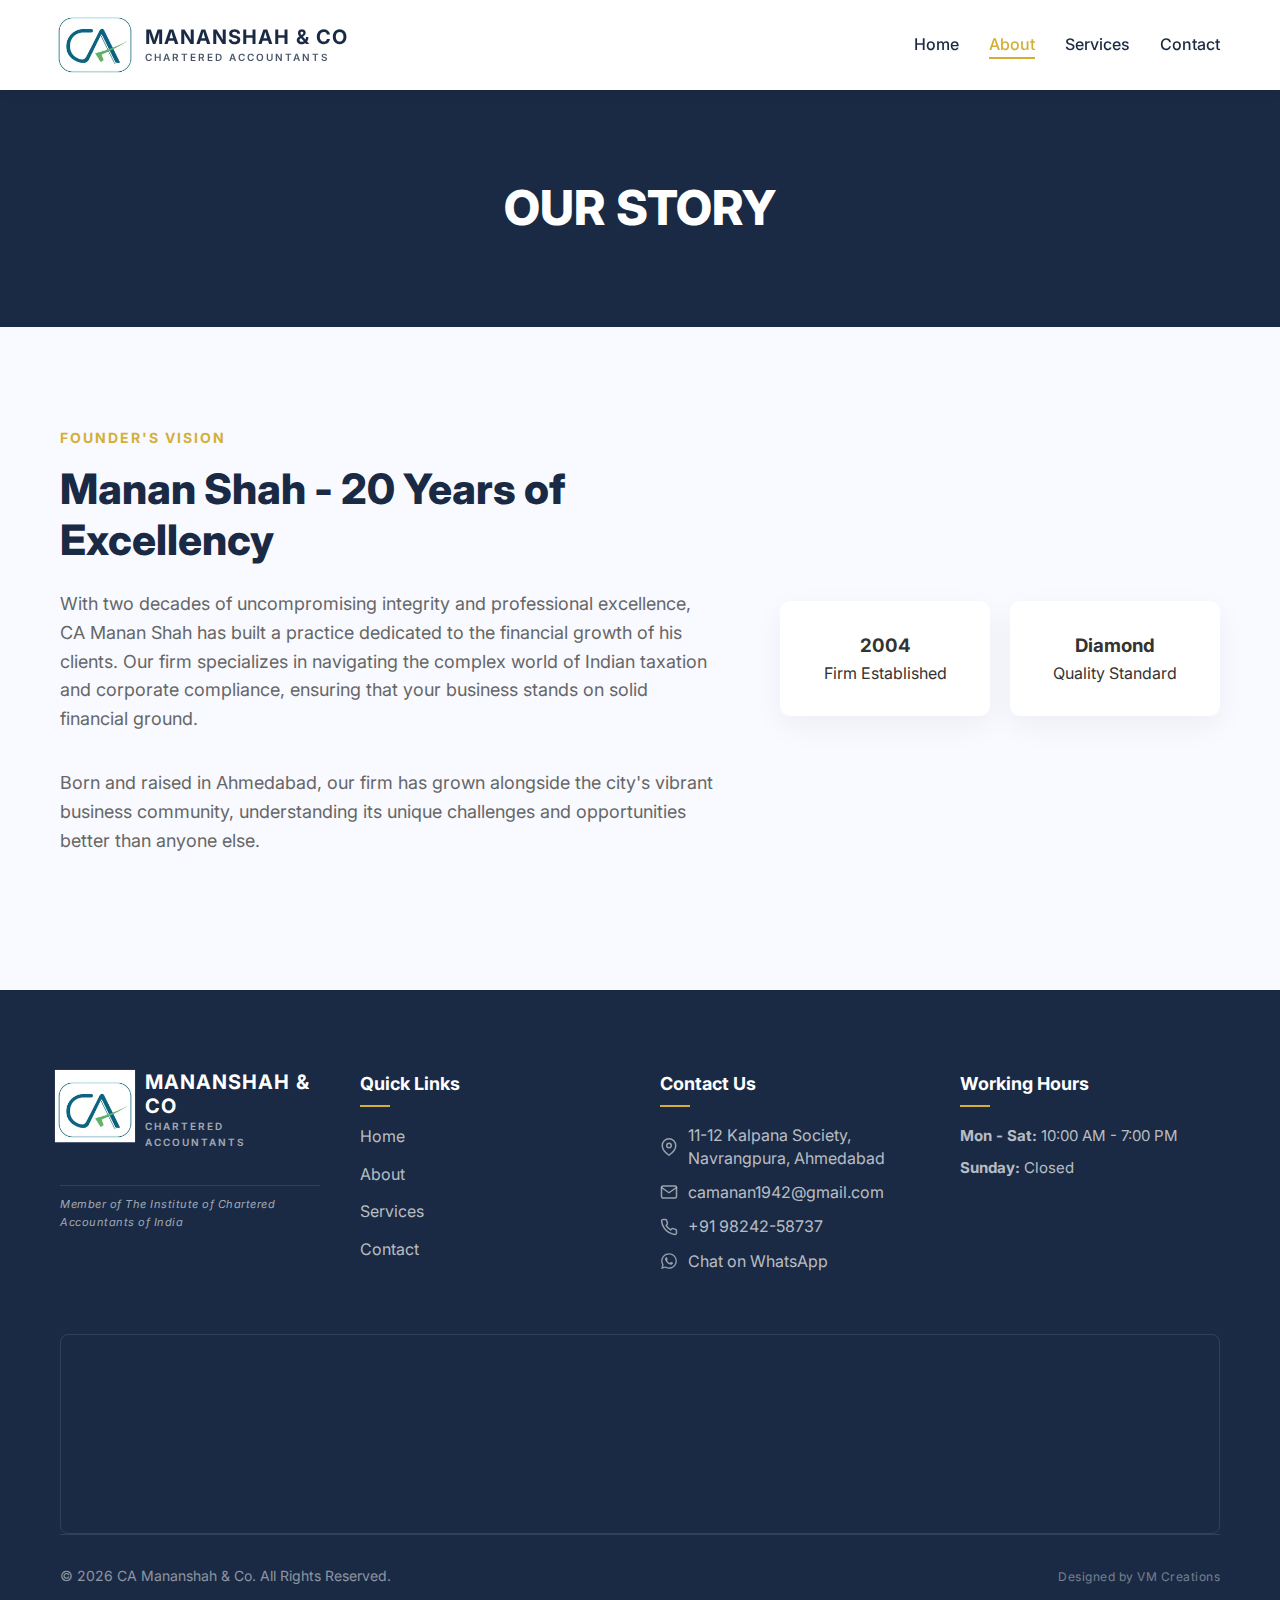
<file: manan.shah/about.html>
<!DOCTYPE html>
<html lang="en">

<head>
    <meta charset="UTF-8">
    <meta name="viewport" content="width=device-width, initial-scale=1.0">
    <title>About Us | CA Mananshah & Co</title>
    <link rel="stylesheet" href="./style.css">
    <script src="./main.js" defer></script>
    <link rel="icon" type="image/png" href="./logo_new.png">
</head>

<body>
    <div class="header">
        <div class="navbar">
            <div class="logo">
                <a href="index.html" class="logo-link" style="text-decoration: none;">
                    <div class="logo-text">
                        <img src="./logo_new.png" alt="CA Mananshah & Co" class="main-logo-img">
                        <div class="logo-details">
                            <span class="main-name">MANANSHAH & CO</span>
                            <span class="sub-name">CHARTERED ACCOUNTANTS</span>
                        </div>
                    </div>
                </a>
            </div>
            <div class="nav-links">
                <ul>
                    <li><a href="index.html">Home</a></li>
                    <li><a href="about.html" class="active">About</a></li>
                    <li><a href="services.html">Services</a></li>
                    <li><a href="contact.html">Contact</a></li>
                </ul>
            </div>
        </div>
    </div>

    <div class="sub-header">
        <div class="container entrance-fade-up">
            <h1>Our Story</h1>
        </div>
    </div>

    <div class="page2">
        <div class="container">
            <div class="excellence-content">
                <div class="excellence-info">
                    <h2 class="section-subtitle">Founder's Vision</h2>
                    <h1 class="section-title">Manan Shah - 20 Years of Excellency</h1>
                    <p class="section-desc">With two decades of uncompromising integrity and professional excellence, CA
                        Manan Shah has built a practice dedicated to the financial growth of his clients. Our firm
                        specializes in navigating the complex world of Indian taxation and corporate compliance,
                        ensuring that your business stands on solid financial ground.</p>
                    <p class="section-desc">Born and raised in Ahmedabad, our firm has grown alongside the city's
                        vibrant business community, understanding its unique challenges and opportunities better than
                        anyone else.</p>
                </div>
                <div class="excellence-stats">
                    <div class="stat-card">
                        <h3>2004</h3>
                        <p>Firm Established</p>
                    </div>
                    <div class="stat-card">
                        <h3>Diamond</h3>
                        <p>Quality Standard</p>
                    </div>
                </div>
            </div>
        </div>
    </div>

    <footer class="footer">
        <div class="container">
            <div class="footer-grid">
                <div class="footer-brand">
                    <div class="logo-text">
                        <img src="./logo_new.png" alt="CA Mananshah & Co" class="main-logo-img">
                        <div class="logo-details">
                            <span class="main-name" style="color: #fff;">MANANSHAH & CO</span>
                            <span class="sub-name" style="color: #fff; opacity: 0.6;">CHARTERED ACCOUNTANTS</span>
                        </div>
                    </div>
                    <p class="icai-mention">Member of The Institute of Chartered Accountants of India</p>
                </div>
                <div class="footer-links">
                    <h4>Quick Links</h4>
                    <ul>
                        <li><a href="index.html">Home</a></li>
                        <li><a href="about.html">About</a></li>
                        <li><a href="services.html">Services</a></li>
                        <li><a href="contact.html">Contact</a></li>
                    </ul>
                </div>
                <div class="footer-contact">
                    <h4>Contact Us</h4>
                    <p>
                        <svg xmlns="http://www.w3.org/2000/svg" width="18" height="18" viewBox="0 0 24 24" fill="none"
                            stroke="currentColor" stroke-width="2" stroke-linecap="round" stroke-linejoin="round">
                            <path d="M21 10c0 7-9 13-9 13s-9-6-9-13a9 9 0 0 1 18 0z"></path>
                            <circle cx="12" cy="10" r="3"></circle>
                        </svg>
                        11-12 Kalpana Society, Navrangpura, Ahmedabad
                    </p>
                    <p>
                        <svg xmlns="http://www.w3.org/2000/svg" width="18" height="18" viewBox="0 0 24 24" fill="none"
                            stroke="currentColor" stroke-width="2" stroke-linecap="round" stroke-linejoin="round">
                            <path d="M4 4h16c1.1 0 2 .9 2 2v12c0 1.1-.9 2-2 2H4c-1.1 0-2-.9-2-2V6c0-1.1.9-2 2-2z">
                            </path>
                            <polyline points="22,6 12,13 2,6"></polyline>
                        </svg>
                        <a href="mailto:camanan1942@gmail.com"
                            style="color: inherit; text-decoration: none;">camanan1942@gmail.com</a>
                    </p>
                    <p>
                        <svg xmlns="http://www.w3.org/2000/svg" width="18" height="18" viewBox="0 0 24 24" fill="none"
                            stroke="currentColor" stroke-width="2" stroke-linecap="round" stroke-linejoin="round">
                            <path
                                d="M22 16.92v3a2 2 0 0 1-2.18 2 19.79 19.79 0 0 1-8.63-3.07 19.5 19.5 0 0 1-6-6 19.79 19.79 0 0 1-3.07-8.67A2 2 0 0 1 4.11 2h3a2 2 0 0 1 2 1.72 12.84 12.84 0 0 0 .7 2.81 2 2 0 0 1-.45 2.11L8.09 9.91a16 16 0 0 0 6 6l1.27-1.27a2 2 0 0 1 2.11-.45 12.84 12.84 0 0 0 2.81.7A2 2 0 0 1 22 16.92z">
                            </path>
                        </svg>
                        <a href="tel:+919824258737" style="color: inherit; text-decoration: none;">+91 98242-58737</a>
                    </p>
                    <p>
                        <svg xmlns="http://www.w3.org/2000/svg" width="18" height="18" viewBox="0 0 448 512"
                            fill="currentColor">
                            <path
                                d="M380.9 97.1C339 55.1 283.2 32 223.9 32c-122.4 0-222 99.6-222 222 0 39.1 10.2 77.3 29.6 111L0 480l117.7-30.9c32.7 17.8 69.4 27.2 106.2 27.2h.1c122.3 0 224.1-99.6 224.1-222 0-59.3-25.2-115-67.2-157zm-157 341.6c-33.1 0-65.6-8.9-94-25.7l-6.7-4-69.8 18.3L72 359.2l-4.4-7c-18.5-29.4-28.2-63.3-28.2-98.2 0-101.7 82.8-184.5 184.6-184.5 49.3 0 95.6 19.2 130.4 54.1 34.8 34.9 56.2 81.2 56.1 130.5 0 101.8-84.9 184.6-186.6 184.6zm101.2-138.2c-5.5-2.8-32.8-16.2-37.9-18-5.1-1.9-8.8-2.8-12.5 2.8-3.7 5.6-14.3 18-17.6 21.8-3.2 3.7-6.5 4.2-12 1.4-5.5-2.8-23.2-8.5-44.2-27.1-16.4-14.6-27.4-32.7-30.6-38.2-3.2-5.6-.3-8.6 2.4-11.5 2.5-2.6 5.5-6.5 8.3-9.8 2.8-3.3 3.7-5.6 5.5-9.3 1.8-3.7.9-6.9-.5-9.8-1.4-2.8-12.5-30.1-17.1-41.2-4.5-10.8-9.1-9.3-12.5-9.5-3.2-.2-6.9-.2-10.6-.2-3.7 0-9.7 1.4-14.8 6.9-5.1 5.6-19.4 19-19.4 46.3 0 27.3 19.9 53.7 22.6 57.4 2.8 3.7 39.1 59.7 94.8 83.8 13.2 5.8 23.5 9.2 31.5 11.8 13.3 4.2 25.4 3.6 35 2.2 10.7-1.6 32.8-13.4 37.4-26.4 4.6-13 4.6-24.1 3.2-26.4-1.3-2.5-5-3.9-10.5-6.6z" />
                        </svg>
                        <a href="https://wa.me/919824258737" target="_blank"
                            style="color: inherit; text-decoration: none;">Chat on WhatsApp</a>
                    </p>
                </div>
                <div class="footer-hours">
                    <h4>Working Hours</h4>
                    <p><strong>Mon - Sat:</strong> 10:00 AM - 7:00 PM</p>
                    <p><strong>Sunday:</strong> Closed</p>
                </div>
            </div>
            <div class="footer-map">
                <iframe
                    src="https://www.google.com/maps/embed?pb=!1m18!1m12!1m3!1d458.9640648481876!2d72.56237813045425!3d23.03432537916556!2m3!1f0!2f0!3f0!3m2!1i1024!2i768!4f13.1!3m3!1m2!1s0x395e84f46d74f243%3A0xf9cd70621ac55c6c!2sKalpana%20Society!5e0!3m2!1sen!2sin!4v1769019885244!5m2!1sen!2sin"
                    style="border:0;" allowfullscreen="" loading="lazy"
                    referrerpolicy="no-referrer-when-downgrade"></iframe>
            </div>
            <div class="footer-bottom">
                <p>&copy; 2026 CA Mananshah & Co. All Rights Reserved.</p>
                <p class="watermark">Designed by VM Creations</p>
            </div>
        </div>
    </footer>
</body>

</html>
</file>
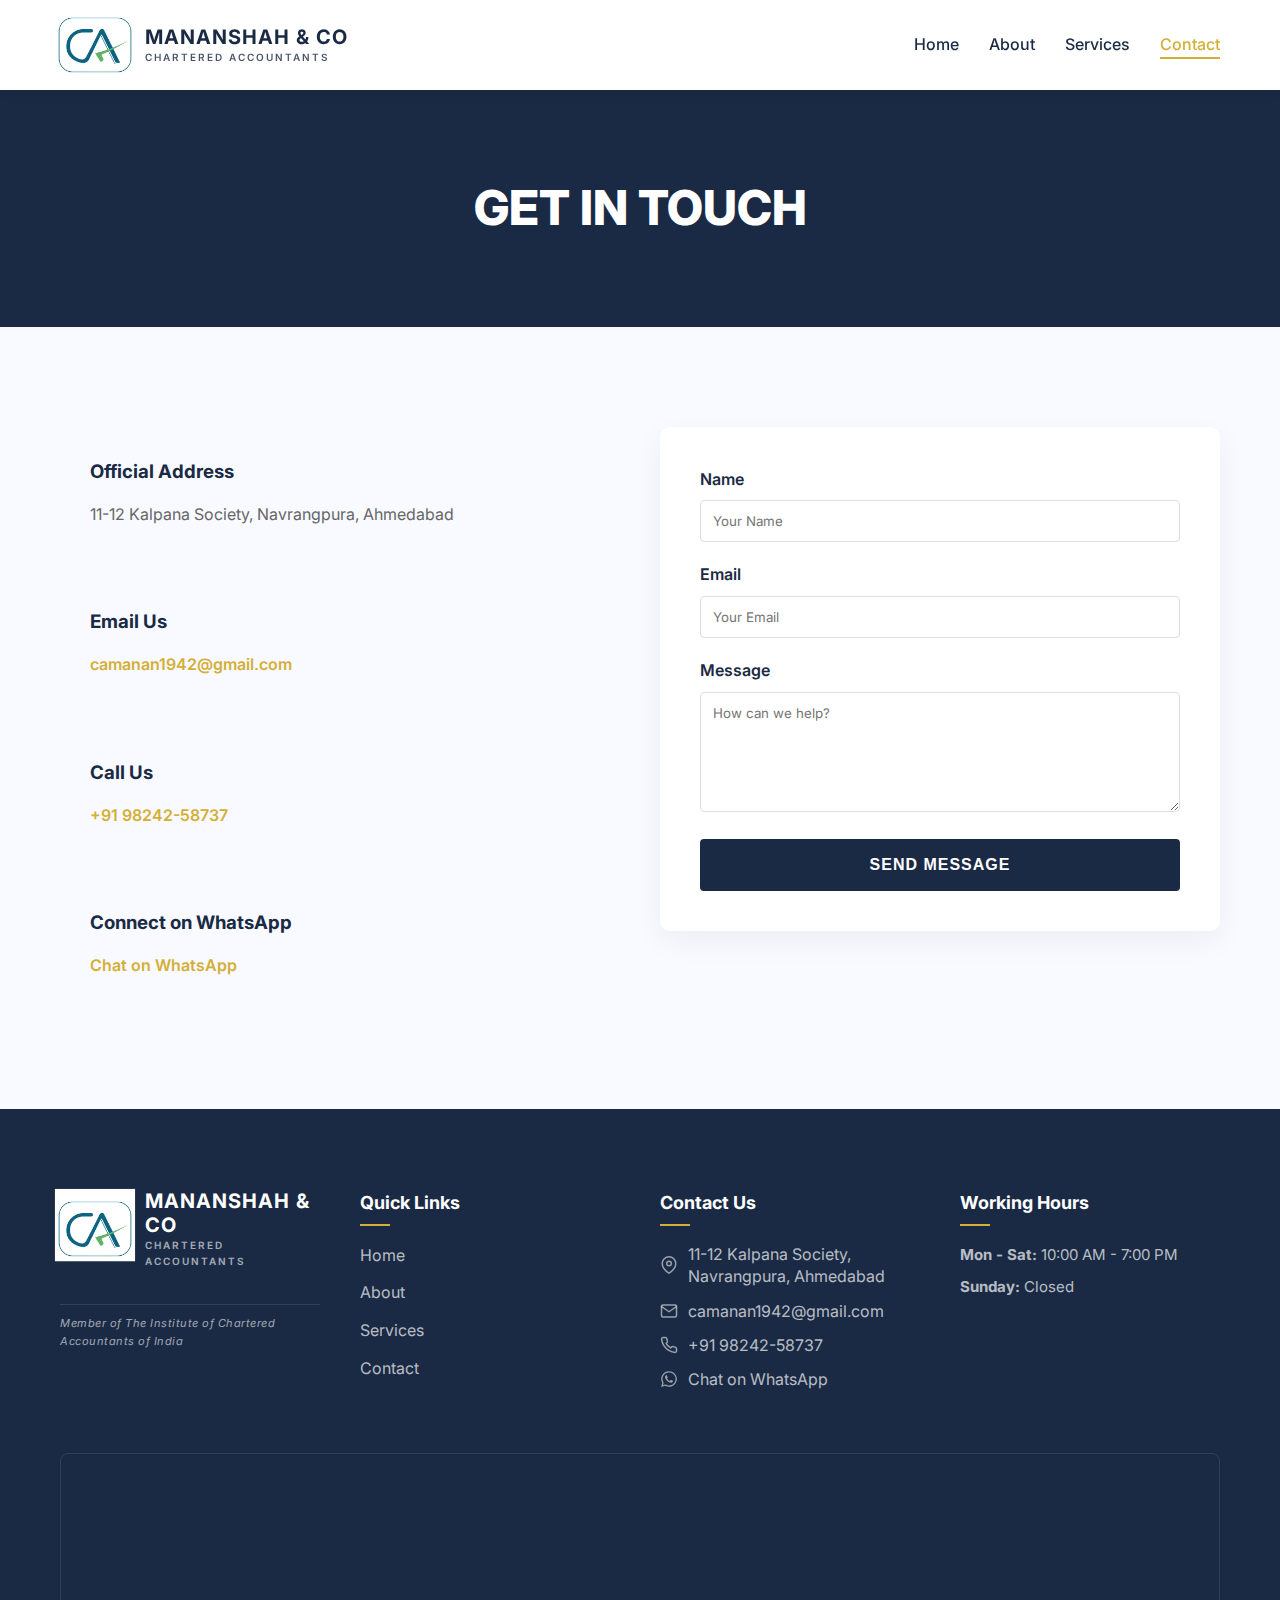
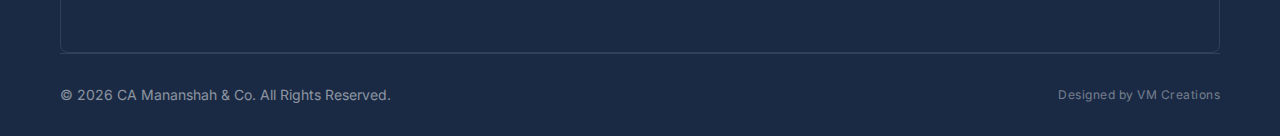
<file: manan.shah/contact.html>
<!DOCTYPE html>
<html lang="en">

<head>
    <meta charset="UTF-8">
    <meta name="viewport" content="width=device-width, initial-scale=1.0">
    <title>Contact Us | CA Mananshah & Co</title>
    <link rel="stylesheet" href="./style.css">
    <script src="./main.js" defer></script>
    <style>
        .contact-grid {
            display: grid;
            grid-template-columns: 1fr 1fr;
            gap: 40px;
            align-items: start;
        }

        .contact-form {
            background: #fff;
            padding: 40px;
            border-radius: 10px;
            box-shadow: 0 10px 30px rgba(0, 0, 0, 0.05);
            width: 100%;
        }

        @media screen and (max-width: 768px) {
            .contact-grid {
                grid-template-columns: 1fr;
                gap: 30px;
            }

            /* Show form first on mobile */
            .contact-form {
                order: -1;
                padding: 30px 20px;
            }

            .contact-info-boxes {
                order: 1;
            }

            /* Enhanced mobile styling for info cards */
            .contact-info-boxes .info-card {
                padding: 20px !important;
                margin-bottom: 15px !important;
                text-align: center;
            }

            .contact-info-boxes .info-card h3 {
                font-size: 16px !important;
            }

            .contact-info-boxes .info-card p {
                font-size: 14px !important;
            }

            /* Larger touch targets for form inputs */
            .form-group input,
            .form-group textarea {
                padding: 14px;
                font-size: 16px;
                /* Prevents zoom on iOS */
            }

            .form-group textarea {
                height: 100px;
            }

            .form-group label {
                font-size: 14px;
            }
        }

        /* Extra small devices */
        @media screen and (max-width: 480px) {
            .contact-form {
                padding: 25px 15px;
                border-radius: 8px;
            }

            .contact-info-boxes .info-card {
                padding: 18px !important;
                margin-bottom: 12px !important;
                border-radius: 8px !important;
            }
        }

        .form-group {
            margin-bottom: 20px;
        }

        .form-group label {
            display: block;
            margin-bottom: 8px;
            font-weight: 600;
            color: var(--primary-color);
        }

        .form-group input,
        .form-group textarea {
            width: 100%;
            padding: 12px;
            border: 1px solid #ddd;
            border-radius: 4px;
            font-family: inherit;
        }

        .form-group textarea {
            height: 120px;
        }
    </style>
    <link rel="icon" type="image/png" href="./logo_new.png">
</head>

<body>
    <div class="header">
        <div class="navbar">
            <div class="logo">
                <a href="index.html" class="logo-link" style="text-decoration: none;">
                    <div class="logo-text">
                        <img src="./logo_new.png" alt="CA Mananshah & Co" class="main-logo-img">
                        <div class="logo-details">
                            <span class="main-name">MANANSHAH & CO</span>
                            <span class="sub-name">CHARTERED ACCOUNTANTS</span>
                        </div>
                    </div>
                </a>
            </div>
            <div class="nav-links">
                <ul>
                    <li><a href="index.html">Home</a></li>
                    <li><a href="about.html">About</a></li>
                    <li><a href="services.html">Services</a></li>
                    <li><a href="contact.html" class="active">Contact</a></li>
                </ul>
            </div>
        </div>
    </div>

    <div class="sub-header">
        <div class="container">
            <h1>Get in Touch</h1>
        </div>
    </div>

    <div class="page2 reveal">
        <div class="container">
            <div class="contact-grid">
                <div class="contact-info-boxes">
                    <div class="info-card"
                        style="background: #f8faff; padding: 30px; border-radius: 10px; margin-bottom: 20px;">
                        <h3 style="color: var(--primary-color); margin-bottom: 15px;">Official Address</h3>
                        <p style="color: #666; font-size: 16px;">11-12 Kalpana Society, Navrangpura, Ahmedabad</p>
                    </div>
                    <div class="info-card"
                        style="background: #f8faff; padding: 30px; border-radius: 10px; margin-bottom: 20px;">
                        <h3 style="color: var(--primary-color); margin-bottom: 15px;">Email Us</h3>
                        <p style="color: #666; font-size: 16px;"><a href="mailto:camanan1942@gmail.com"
                                style="color: var(--accent-color); font-weight: 600; text-decoration: none;">camanan1942@gmail.com</a>
                        </p>
                    </div>
                    <div class="info-card"
                        style="background: #f8faff; padding: 30px; border-radius: 10px; margin-bottom: 20px;">
                        <h3 style="color: var(--primary-color); margin-bottom: 15px;">Call Us</h3>
                        <p style="color: #666; font-size: 16px;"><a href="tel:+919824258737"
                                style="color: var(--accent-color); font-weight: 600; text-decoration: none;">+91
                                98242-58737</a></p>
                    </div>
                    <div class="info-card" style="background: #f8faff; padding: 30px; border-radius: 10px;">
                        <h3 style="color: var(--primary-color); margin-bottom: 15px;">Connect on WhatsApp</h3>
                        <p style="color: #666; font-size: 16px;"><a
                                href="https://wa.me/919824258737?text=Hello%20CA%20Mananshah%20%26%20Co%2C%20I%20visited%20your%20website%20and%20would%20like%20to%20inquire%20about%20your%20services."
                                target="_blank"
                                style="color: var(--accent-color); font-weight: 600; text-decoration: none;">Chat on
                                WhatsApp</a></p>
                    </div>
                </div>
                <div class="contact-form">
                    <form>
                        <div class="form-group">
                            <label>Name</label>
                            <input type="text" name="name" placeholder="Your Name" required>
                        </div>
                        <div class="form-group">
                            <label>Email</label>
                            <input type="email" name="email" placeholder="Your Email" required>
                        </div>
                        <div class="form-group">
                            <label>Message</label>
                            <textarea name="message" placeholder="How can we help?" required></textarea>
                        </div>
                        <button type="submit" class="btn btn-primary" style="width: 100%;">SEND MESSAGE</button>
                    </form>
                </div>
            </div>
        </div>
    </div>

    <footer class="footer">
        <div class="container">
            <div class="footer-grid">
                <div class="footer-brand">
                    <div class="logo-text">
                        <img src="./logo_new.png" alt="CA Mananshah & Co" class="main-logo-img">
                        <div class="logo-details">
                            <span class="main-name" style="color: #fff;">MANANSHAH & CO</span>
                            <span class="sub-name" style="color: #fff; opacity: 0.6;">CHARTERED ACCOUNTANTS</span>
                        </div>
                    </div>
                    <p class="icai-mention">Member of The Institute of Chartered Accountants of India</p>
                </div>
                <div class="footer-links">
                    <h4>Quick Links</h4>
                    <ul>
                        <li><a href="index.html">Home</a></li>
                        <li><a href="about.html">About</a></li>
                        <li><a href="services.html">Services</a></li>
                        <li><a href="contact.html">Contact</a></li>
                    </ul>
                </div>
                <div class="footer-contact">
                    <h4>Contact Us</h4>
                    <p>
                        <svg xmlns="http://www.w3.org/2000/svg" width="18" height="18" viewBox="0 0 24 24" fill="none"
                            stroke="currentColor" stroke-width="2" stroke-linecap="round" stroke-linejoin="round">
                            <path d="M21 10c0 7-9 13-9 13s-9-6-9-13a9 9 0 0 1 18 0z"></path>
                            <circle cx="12" cy="10" r="3"></circle>
                        </svg>
                        11-12 Kalpana Society, Navrangpura, Ahmedabad
                    </p>
                    <p>
                        <svg xmlns="http://www.w3.org/2000/svg" width="18" height="18" viewBox="0 0 24 24" fill="none"
                            stroke="currentColor" stroke-width="2" stroke-linecap="round" stroke-linejoin="round">
                            <path d="M4 4h16c1.1 0 2 .9 2 2v12c0 1.1-.9 2-2 2H4c-1.1 0-2-.9-2-2V6c0-1.1.9-2 2-2z">
                            </path>
                            <polyline points="22,6 12,13 2,6"></polyline>
                        </svg>
                        <a href="mailto:camanan1942@gmail.com"
                            style="color: inherit; text-decoration: none;">camanan1942@gmail.com</a>
                    </p>
                    <p>
                        <svg xmlns="http://www.w3.org/2000/svg" width="18" height="18" viewBox="0 0 24 24" fill="none"
                            stroke="currentColor" stroke-width="2" stroke-linecap="round" stroke-linejoin="round">
                            <path
                                d="M22 16.92v3a2 2 0 0 1-2.18 2 19.79 19.79 0 0 1-8.63-3.07 19.5 19.5 0 0 1-6-6 19.79 19.79 0 0 1-3.07-8.67A2 2 0 0 1 4.11 2h3a2 2 0 0 1 2 1.72 12.84 12.84 0 0 0 .7 2.81 2 2 0 0 1-.45 2.11L8.09 9.91a16 16 0 0 0 6 6l1.27-1.27a2 2 0 0 1 2.11-.45 12.84 12.84 0 0 0 2.81.7A2 2 0 0 1 22 16.92z">
                            </path>
                        </svg>
                        <a href="tel:+919824258737" style="color: inherit; text-decoration: none;">+91 98242-58737</a>
                    </p>
                    <p>
                        <svg xmlns="http://www.w3.org/2000/svg" width="18" height="18" viewBox="0 0 448 512"
                            fill="currentColor">
                            <path
                                d="M380.9 97.1C339 55.1 283.2 32 223.9 32c-122.4 0-222 99.6-222 222 0 39.1 10.2 77.3 29.6 111L0 480l117.7-30.9c32.7 17.8 69.4 27.2 106.2 27.2h.1c122.3 0 224.1-99.6 224.1-222 0-59.3-25.2-115-67.2-157zm-157 341.6c-33.1 0-65.6-8.9-94-25.7l-6.7-4-69.8 18.3L72 359.2l-4.4-7c-18.5-29.4-28.2-63.3-28.2-98.2 0-101.7 82.8-184.5 184.6-184.5 49.3 0 95.6 19.2 130.4 54.1 34.8 34.9 56.2 81.2 56.1 130.5 0 101.8-84.9 184.6-186.6 184.6zm101.2-138.2c-5.5-2.8-32.8-16.2-37.9-18-5.1-1.9-8.8-2.8-12.5 2.8-3.7 5.6-14.3 18-17.6 21.8-3.2 3.7-6.5 4.2-12 1.4-5.5-2.8-23.2-8.5-44.2-27.1-16.4-14.6-27.4-32.7-30.6-38.2-3.2-5.6-.3-8.6 2.4-11.5 2.5-2.6 5.5-6.5 8.3-9.8 2.8-3.3 3.7-5.6 5.5-9.3 1.8-3.7.9-6.9-.5-9.8-1.4-2.8-12.5-30.1-17.1-41.2-4.5-10.8-9.1-9.3-12.5-9.5-3.2-.2-6.9-.2-10.6-.2-3.7 0-9.7 1.4-14.8 6.9-5.1 5.6-19.4 19-19.4 46.3 0 27.3 19.9 53.7 22.6 57.4 2.8 3.7 39.1 59.7 94.8 83.8 13.2 5.8 23.5 9.2 31.5 11.8 13.3 4.2 25.4 3.6 35 2.2 10.7-1.6 32.8-13.4 37.4-26.4 4.6-13 4.6-24.1 3.2-26.4-1.3-2.5-5-3.9-10.5-6.6z" />
                        </svg>
                        <a href="https://wa.me/919824258737" target="_blank"
                            style="color: inherit; text-decoration: none;">Chat on WhatsApp</a>
                    </p>
                </div>
                <div class="footer-hours">
                    <h4>Working Hours</h4>
                    <p><strong>Mon - Sat:</strong> 10:00 AM - 7:00 PM</p>
                    <p><strong>Sunday:</strong> Closed</p>
                </div>
            </div>
            <div class="footer-map">
                <iframe
                    src="https://www.google.com/maps/embed?pb=!1m18!1m12!1m3!1d458.9640648481876!2d72.56237813045425!3d23.03432537916556!2m3!1f0!2f0!3f0!3m2!1i1024!2i768!4f13.1!3m3!1m2!1s0x395e84f46d74f243%3A0xf9cd70621ac55c6c!2sKalpana%20Society!5e0!3m2!1sen!2sin!4v1769019885244!5m2!1sen!2sin"
                    style="border:0;" allowfullscreen="" loading="lazy"
                    referrerpolicy="no-referrer-when-downgrade"></iframe>
            </div>
            <div class="footer-bottom">
                <p>&copy; 2026 CA Mananshah & Co. All Rights Reserved.</p>
                <p class="watermark">Designed by VM Creations</p>
            </div>
        </div>
    </footer>
</body>

</html>
</file>
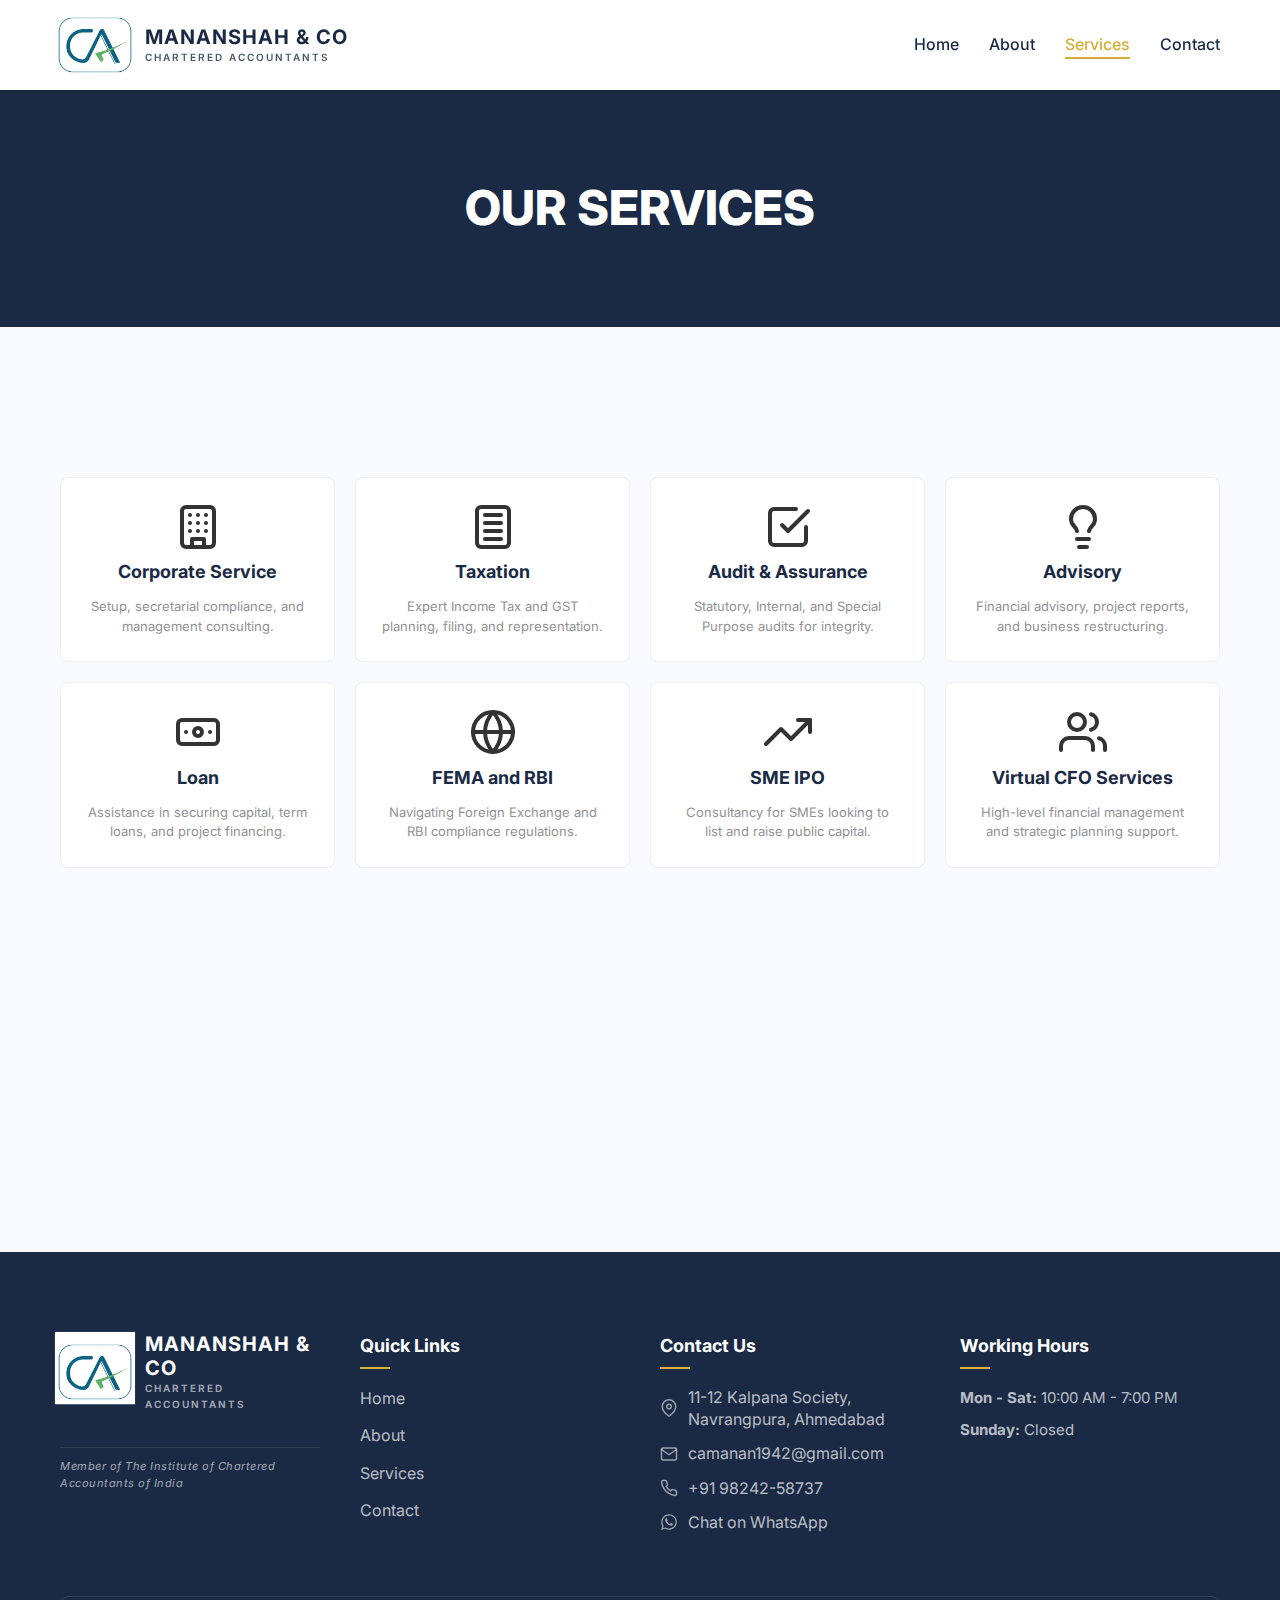
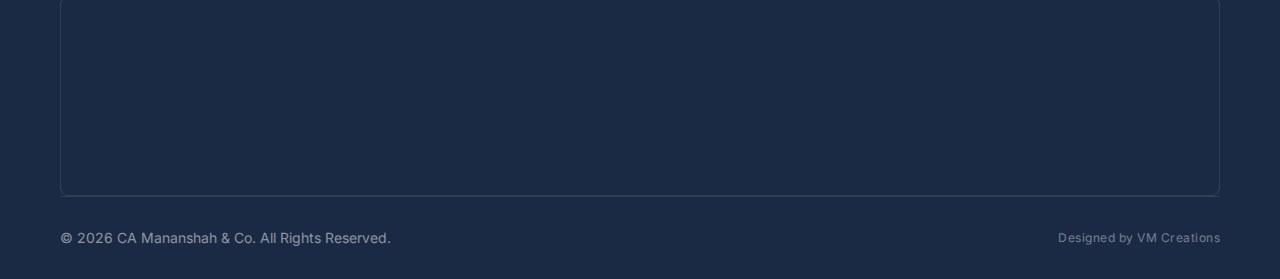
<file: manan.shah/services.html>
<!DOCTYPE html>
<html lang="en">

<head>
    <meta charset="UTF-8">
    <meta name="viewport" content="width=device-width, initial-scale=1.0">
    <title>Services | CA Mananshah & Co</title>
    <link rel="stylesheet" href="./style.css">
    <script src="./main.js" defer></script>
    <link rel="icon" type="image/png" href="./logo_new.png">
</head>

<body>
    <div class="header">
        <div class="navbar">
            <div class="logo">
                <a href="index.html" class="logo-link" style="text-decoration: none;">
                    <div class="logo-text">
                        <img src="./logo_new.png" alt="CA Mananshah & Co" class="main-logo-img">
                        <div class="logo-details">
                            <span class="main-name">MANANSHAH & CO</span>
                            <span class="sub-name">CHARTERED ACCOUNTANTS</span>
                        </div>
                    </div>
                </a>
            </div>
            <div class="nav-links">
                <ul>
                    <li><a href="index.html">Home</a></li>
                    <li><a href="about.html">About</a></li>
                    <li><a href="services.html" class="active">Services</a></li>
                    <li><a href="contact.html">Contact</a></li>
                </ul>
            </div>
        </div>
    </div>

    <div class="sub-header">
        <div class="container entrance-fade-up">
            <h1>Our Services</h1>
        </div>
    </div>

    <div class="page2">
        <div class="container">
            <div class="services-grid">
                <div class="service-card reveal">
                    <div class="service-icon">
                        <svg xmlns="http://www.w3.org/2000/svg" width="48" height="48" viewBox="0 0 24 24" fill="none"
                            stroke="currentColor" stroke-width="2" stroke-linecap="round" stroke-linejoin="round">
                            <rect x="4" y="2" width="16" height="20" rx="2" ry="2"></rect>
                            <path d="M9 22v-4h6v4"></path>
                            <path d="M8 6h.01"></path>
                            <path d="M16 6h.01"></path>
                            <path d="M12 6h.01"></path>
                            <path d="M12 10h.01"></path>
                            <path d="M12 14h.01"></path>
                            <path d="M16 10h.01"></path>
                            <path d="M16 14h.01"></path>
                            <path d="M8 10h.01"></path>
                            <path d="M8 14h.01"></path>
                        </svg>
                    </div>
                    <h3>Corporate Service</h3>
                    <p>Setup, secretarial compliance, and management consulting.</p>
                </div>
                <div class="service-card reveal">
                    <div class="service-icon">
                        <svg xmlns="http://www.w3.org/2000/svg" width="48" height="48" viewBox="0 0 24 24" fill="none"
                            stroke="currentColor" stroke-width="2" stroke-linecap="round" stroke-linejoin="round">
                            <rect x="4" y="2" width="16" height="20" rx="2" ry="2"></rect>
                            <line x1="8" y1="10" x2="16" y2="10"></line>
                            <line x1="8" y1="14" x2="16" y2="14"></line>
                            <line x1="8" y1="18" x2="16" y2="18"></line>
                            <line x1="8" y1="6" x2="16" y2="6"></line>
                        </svg>
                    </div>
                    <h3>Taxation</h3>
                    <p>Expert Income Tax and GST planning, filing, and representation.</p>
                </div>
                <div class="service-card reveal">
                    <div class="service-icon">
                        <svg xmlns="http://www.w3.org/2000/svg" width="48" height="48" viewBox="0 0 24 24" fill="none"
                            stroke="currentColor" stroke-width="2" stroke-linecap="round" stroke-linejoin="round">
                            <polyline points="9 11 12 14 22 4"></polyline>
                            <path d="M21 12v7a2 2 0 0 1-2 2H5a2 2 0 0 1-2-2V5a2 2 0 0 1 2-2h11"></path>
                        </svg>
                    </div>
                    <h3>Audit & Assurance</h3>
                    <p>Statutory, Internal, and Special Purpose audits for integrity.</p>
                </div>
                <div class="service-card reveal">
                    <div class="service-icon">
                        <svg xmlns="http://www.w3.org/2000/svg" width="48" height="48" viewBox="0 0 24 24" fill="none"
                            stroke="currentColor" stroke-width="2" stroke-linecap="round" stroke-linejoin="round">
                            <path
                                d="M15 14c.2-1 .7-1.7 1.5-2.5 1-.9 1.5-2.2 1.5-3.5A6 6 0 0 0 6 8c0 1 .2 2.2 1.5 3.5.7.7 1.3 1.5 1.5 2.5">
                            </path>
                            <path d="M9 18h6"></path>
                            <path d="M10 22h4"></path>
                        </svg>
                    </div>
                    <h3>Advisory</h3>
                    <p>Financial advisory, project reports, and business restructuring.</p>
                </div>
                <div class="service-card reveal">
                    <div class="service-icon">
                        <svg xmlns="http://www.w3.org/2000/svg" width="48" height="48" viewBox="0 0 24 24" fill="none"
                            stroke="currentColor" stroke-width="2" stroke-linecap="round" stroke-linejoin="round">
                            <rect x="2" y="6" width="20" height="12" rx="2"></rect>
                            <circle cx="12" cy="12" r="2"></circle>
                            <path d="M6 12h.01M18 12h.01"></path>
                        </svg>
                    </div>
                    <h3>Loan</h3>
                    <p>Assistance in securing capital, term loans, and project financing.</p>
                </div>
                <div class="service-card reveal">
                    <div class="service-icon">
                        <svg xmlns="http://www.w3.org/2000/svg" width="48" height="48" viewBox="0 0 24 24" fill="none"
                            stroke="currentColor" stroke-width="2" stroke-linecap="round" stroke-linejoin="round">
                            <circle cx="12" cy="12" r="10"></circle>
                            <line x1="2" y1="12" x2="22" y2="12"></line>
                            <path
                                d="M12 2a15.3 15.3 0 0 1 4 10 15.3 15.3 0 0 1-4 10 15.3 15.3 0 0 1-4-10 15.3 15.3 0 0 1 4-10z">
                            </path>
                        </svg>
                    </div>
                    <h3>FEMA and RBI</h3>
                    <p>Navigating Foreign Exchange and RBI compliance regulations.</p>
                </div>
                <div class="service-card reveal">
                    <div class="service-icon">
                        <svg xmlns="http://www.w3.org/2000/svg" width="48" height="48" viewBox="0 0 24 24" fill="none"
                            stroke="currentColor" stroke-width="2" stroke-linecap="round" stroke-linejoin="round">
                            <polyline points="23 6 13.5 15.5 8.5 10.5 1 18"></polyline>
                            <polyline points="17 6 23 6 23 12"></polyline>
                        </svg>
                    </div>
                    <h3>SME IPO</h3>
                    <p>Consultancy for SMEs looking to list and raise public capital.</p>
                </div>
                <div class="service-card reveal">
                    <div class="service-icon">
                        <svg xmlns="http://www.w3.org/2000/svg" width="48" height="48" viewBox="0 0 24 24" fill="none"
                            stroke="currentColor" stroke-width="2" stroke-linecap="round" stroke-linejoin="round">
                            <path d="M17 21v-2a4 4 0 0 0-4-4H5a4 4 0 0 0-4 4v2"></path>
                            <circle cx="9" cy="7" r="4"></circle>
                            <path d="M23 21v-2a4 4 0 0 0-3-3.87"></path>
                            <path d="M16 3.13a4 4 0 0 1 0 7.75"></path>
                        </svg>
                    </div>
                    <h3>Virtual CFO Services</h3>
                    <p>High-level financial management and strategic planning support.</p>
                </div>
                <div class="service-card reveal">
                    <div class="service-icon">
                        <svg xmlns="http://www.w3.org/2000/svg" width="48" height="48" viewBox="0 0 24 24" fill="none"
                            stroke="currentColor" stroke-width="2" stroke-linecap="round" stroke-linejoin="round">
                            <circle cx="11" cy="11" r="8"></circle>
                            <line x1="21" y1="21" x2="16.65" y2="16.65"></line>
                        </svg>
                    </div>
                    <h3>Due Diligence Consultant</h3>
                    <p>Financial and legal analysis for M&A and investment decisions.</p>
                </div>
                <div class="service-card reveal">
                    <div class="service-icon">
                        <svg xmlns="http://www.w3.org/2000/svg" width="48" height="48" viewBox="0 0 24 24" fill="none"
                            stroke="currentColor" stroke-width="2" stroke-linecap="round" stroke-linejoin="round">
                            <path d="M4 19.5A2.5 2.5 0 0 1 6.5 17H20"></path>
                            <path d="M6.5 2H20v20H6.5A2.5 2.5 0 0 1 4 19.5v-15A2.5 2.5 0 0 1 6.5 2z"></path>
                        </svg>
                    </div>
                    <h3>Payroll and Bookkeeping</h3>
                    <p>Efficient management of payroll and financial record maintenance.</p>
                </div>
                <div class="service-card reveal">
                    <div class="service-icon">
                        <svg xmlns="http://www.w3.org/2000/svg" width="48" height="48" viewBox="0 0 24 24" fill="none"
                            stroke="currentColor" stroke-width="2" stroke-linecap="round" stroke-linejoin="round">
                            <rect x="2" y="7" width="20" height="14" rx="2" ry="2"></rect>
                            <path d="M16 21V5a2 2 0 0 0-2-2h-4a2 2 0 0 0-2 2v16"></path>
                        </svg>
                    </div>
                    <h3>Consultant</h3>
                    <p>Specialized consultancy for unique business financial challenges.</p>
                </div>
                <div class="service-card reveal">
                    <div class="service-icon">
                        <svg xmlns="http://www.w3.org/2000/svg" width="48" height="48" viewBox="0 0 24 24" fill="none"
                            stroke="currentColor" stroke-width="2" stroke-linecap="round" stroke-linejoin="round">
                            <path d="M21.21 15.89A10 10 0 1 1 8 2.83"></path>
                            <path d="M22 12A10 10 0 0 0 12 2v10z"></path>
                        </svg>
                    </div>
                    <h3>Business Valuation Consultant</h3>
                    <p>Precise valuation for assets using global methodologies.</p>
                </div>
            </div>
        </div>
    </div>

    <footer class="footer">
        <div class="container">
            <div class="footer-grid">
                <div class="footer-brand">
                    <div class="logo-text">
                        <img src="./logo_new.png" alt="CA Mananshah & Co" class="main-logo-img">
                        <div class="logo-details">
                            <span class="main-name" style="color: #fff;">MANANSHAH & CO</span>
                            <span class="sub-name" style="color: #fff; opacity: 0.6;">CHARTERED ACCOUNTANTS</span>
                        </div>
                    </div>
                    <p class="icai-mention">Member of The Institute of Chartered Accountants of India</p>
                </div>
                <div class="footer-links">
                    <h4>Quick Links</h4>
                    <ul>
                        <li><a href="index.html">Home</a></li>
                        <li><a href="about.html">About</a></li>
                        <li><a href="services.html">Services</a></li>
                        <li><a href="contact.html">Contact</a></li>
                    </ul>
                </div>
                <div class="footer-contact">
                    <h4>Contact Us</h4>
                    <p>
                        <svg xmlns="http://www.w3.org/2000/svg" width="18" height="18" viewBox="0 0 24 24" fill="none"
                            stroke="currentColor" stroke-width="2" stroke-linecap="round" stroke-linejoin="round">
                            <path d="M21 10c0 7-9 13-9 13s-9-6-9-13a9 9 0 0 1 18 0z"></path>
                            <circle cx="12" cy="10" r="3"></circle>
                        </svg>
                        11-12 Kalpana Society, Navrangpura, Ahmedabad
                    </p>
                    <p>
                        <svg xmlns="http://www.w3.org/2000/svg" width="18" height="18" viewBox="0 0 24 24" fill="none"
                            stroke="currentColor" stroke-width="2" stroke-linecap="round" stroke-linejoin="round">
                            <path d="M4 4h16c1.1 0 2 .9 2 2v12c0 1.1-.9 2-2 2H4c-1.1 0-2-.9-2-2V6c0-1.1.9-2 2-2z">
                            </path>
                            <polyline points="22,6 12,13 2,6"></polyline>
                        </svg>
                        <a href="mailto:camanan1942@gmail.com"
                            style="color: inherit; text-decoration: none;">camanan1942@gmail.com</a>
                    </p>
                    <p>
                        <svg xmlns="http://www.w3.org/2000/svg" width="18" height="18" viewBox="0 0 24 24" fill="none"
                            stroke="currentColor" stroke-width="2" stroke-linecap="round" stroke-linejoin="round">
                            <path
                                d="M22 16.92v3a2 2 0 0 1-2.18 2 19.79 19.79 0 0 1-8.63-3.07 19.5 19.5 0 0 1-6-6 19.79 19.79 0 0 1-3.07-8.67A2 2 0 0 1 4.11 2h3a2 2 0 0 1 2 1.72 12.84 12.84 0 0 0 .7 2.81 2 2 0 0 1-.45 2.11L8.09 9.91a16 16 0 0 0 6 6l1.27-1.27a2 2 0 0 1 2.11-.45 12.84 12.84 0 0 0 2.81.7A2 2 0 0 1 22 16.92z">
                            </path>
                        </svg>
                        <a href="tel:+919824258737" style="color: inherit; text-decoration: none;">+91 98242-58737</a>
                    </p>
                    <p>
                        <svg xmlns="http://www.w3.org/2000/svg" width="18" height="18" viewBox="0 0 448 512"
                            fill="currentColor">
                            <path
                                d="M380.9 97.1C339 55.1 283.2 32 223.9 32c-122.4 0-222 99.6-222 222 0 39.1 10.2 77.3 29.6 111L0 480l117.7-30.9c32.7 17.8 69.4 27.2 106.2 27.2h.1c122.3 0 224.1-99.6 224.1-222 0-59.3-25.2-115-67.2-157zm-157 341.6c-33.1 0-65.6-8.9-94-25.7l-6.7-4-69.8 18.3L72 359.2l-4.4-7c-18.5-29.4-28.2-63.3-28.2-98.2 0-101.7 82.8-184.5 184.6-184.5 49.3 0 95.6 19.2 130.4 54.1 34.8 34.9 56.2 81.2 56.1 130.5 0 101.8-84.9 184.6-186.6 184.6zm101.2-138.2c-5.5-2.8-32.8-16.2-37.9-18-5.1-1.9-8.8-2.8-12.5 2.8-3.7 5.6-14.3 18-17.6 21.8-3.2 3.7-6.5 4.2-12 1.4-5.5-2.8-23.2-8.5-44.2-27.1-16.4-14.6-27.4-32.7-30.6-38.2-3.2-5.6-.3-8.6 2.4-11.5 2.5-2.6 5.5-6.5 8.3-9.8 2.8-3.3 3.7-5.6 5.5-9.3 1.8-3.7.9-6.9-.5-9.8-1.4-2.8-12.5-30.1-17.1-41.2-4.5-10.8-9.1-9.3-12.5-9.5-3.2-.2-6.9-.2-10.6-.2-3.7 0-9.7 1.4-14.8 6.9-5.1 5.6-19.4 19-19.4 46.3 0 27.3 19.9 53.7 22.6 57.4 2.8 3.7 39.1 59.7 94.8 83.8 13.2 5.8 23.5 9.2 31.5 11.8 13.3 4.2 25.4 3.6 35 2.2 10.7-1.6 32.8-13.4 37.4-26.4 4.6-13 4.6-24.1 3.2-26.4-1.3-2.5-5-3.9-10.5-6.6z" />
                        </svg>
                        <a href="https://wa.me/919824258737" target="_blank"
                            style="color: inherit; text-decoration: none;">Chat on WhatsApp</a>
                    </p>
                </div>
                <div class="footer-hours">
                    <h4>Working Hours</h4>
                    <p><strong>Mon - Sat:</strong> 10:00 AM - 7:00 PM</p>
                    <p><strong>Sunday:</strong> Closed</p>
                </div>
            </div>
            <div class="footer-map">
                <iframe
                    src="https://www.google.com/maps/embed?pb=!1m18!1m12!1m3!1d458.9640648481876!2d72.56237813045425!3d23.03432537916556!2m3!1f0!2f0!3f0!3m2!1i1024!2i768!4f13.1!3m3!1m2!1s0x395e84f46d74f243%3A0xf9cd70621ac55c6c!2sKalpana%20Society!5e0!3m2!1sen!2sin!4v1769019885244!5m2!1sen!2sin"
                    style="border:0;" allowfullscreen="" loading="lazy"
                    referrerpolicy="no-referrer-when-downgrade"></iframe>
            </div>
            <div class="footer-bottom">
                <p>&copy; 2026 CA Mananshah & Co. All Rights Reserved.</p>
                <p class="watermark">Designed by VM Creations</p>
            </div>
        </div>
    </footer>
</body>

</html>
</file>
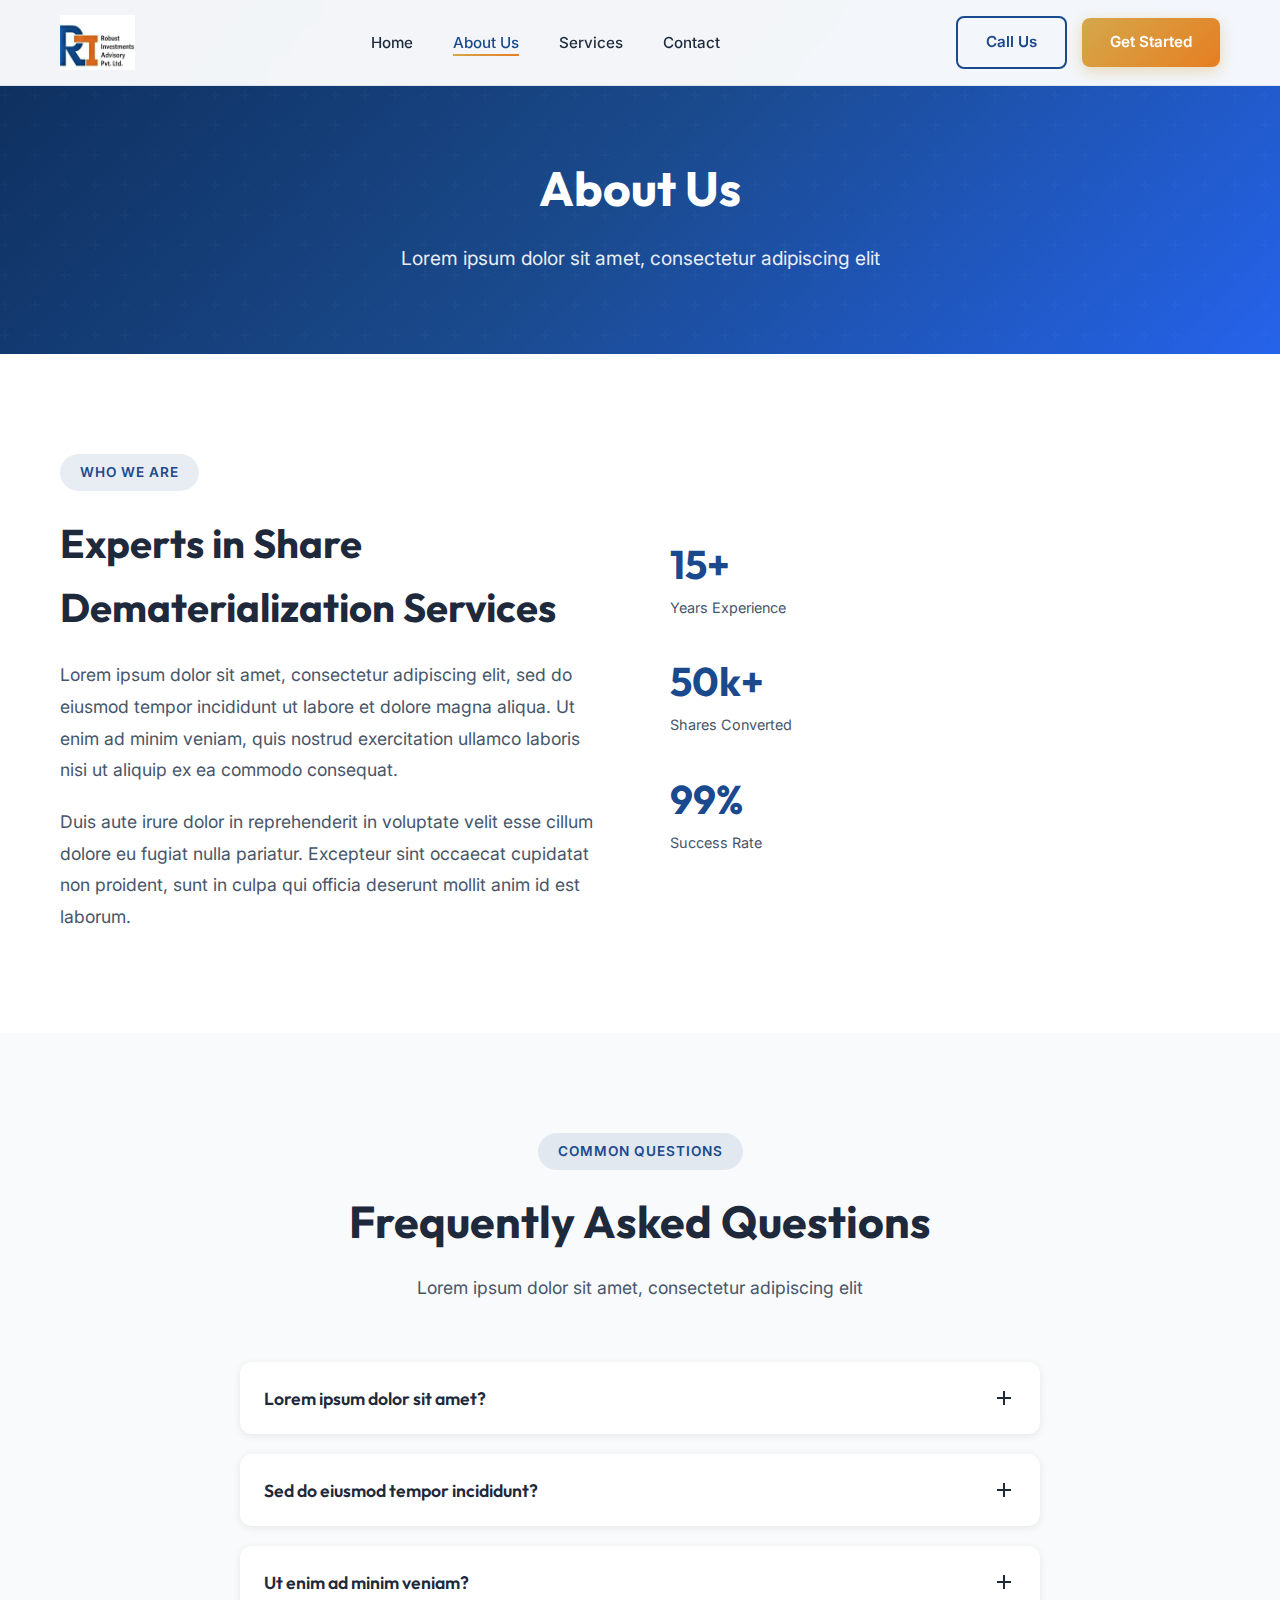
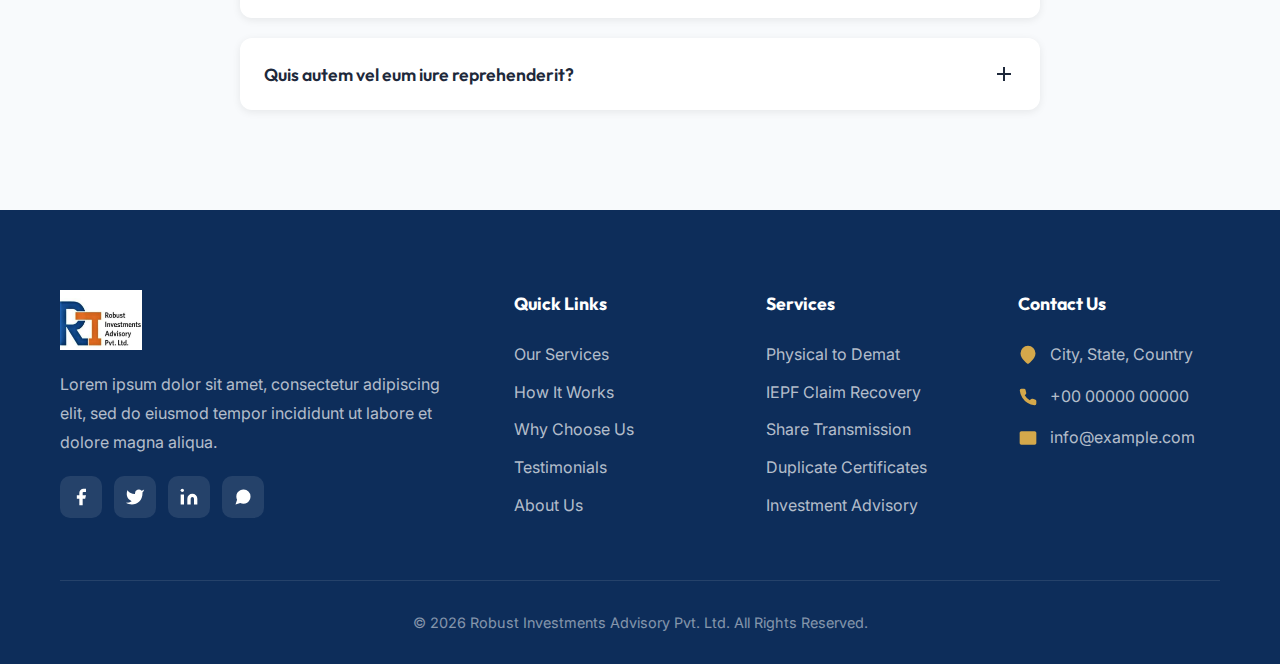
<file: robust/about.html>
<!DOCTYPE html>
<html lang="en">

<head>
    <meta charset="UTF-8">
    <meta name="viewport" content="width=device-width, initial-scale=1.0">
    <title>About Us | Robust Investments Advisory</title>
    <meta name="description"
        content="Learn about Robust Investments Advisory, your trusted partner for share dematerialization and investment services.">
    <link rel="icon" type="image/png" href="logo.png">

    <!-- Fonts -->
    <link rel="preconnect" href="https://fonts.googleapis.com">
    <link rel="preconnect" href="https://fonts.gstatic.com" crossorigin>
    <link
        href="https://fonts.googleapis.com/css2?family=Inter:wght@400;500;600;700&family=Outfit:wght@500;600;700&display=swap"
        rel="stylesheet">

    <!-- Styles -->
    <link rel="stylesheet" href="styles.css">
</head>

<body>
    <!-- Header -->
    <header id="header">
        <div class="container">
            <nav>
                <a href="index.html" class="logo">
                    <img src="logo.png" alt="Robust Investments Advisory">
                </a>

                <ul class="nav-links">
                    <li><a href="index.html">Home</a></li>
                    <li><a href="about.html" class="active">About Us</a></li>
                    <li><a href="services.html">Services</a></li>
                    <li><a href="contact.html">Contact</a></li>
                </ul>

                <div class="nav-cta">
                    <a href="tel:+919999999999" class="btn btn-outline">Call Us</a>
                    <a href="contact.html" class="btn btn-primary">Get Started</a>
                </div>

                <div class="menu-toggle">
                    <span></span>
                    <span></span>
                    <span></span>
                </div>
            </nav>
        </div>
    </header>

    <!-- Page Header -->
    <section class="page-header">
        <div class="container">
            <h1>About Us</h1>
            <p>Lorem ipsum dolor sit amet, consectetur adipiscing elit</p>
        </div>
    </section>

    <!-- About Content -->
    <section class="services" style="background: var(--white);">
        <div class="container">
            <div class="hero-content">
                <div style="flex: 1;">
                    <span class="section-tag" style="margin-bottom: 20px;">Who We Are</span>
                    <h2
                        style="font-family: var(--font-heading); font-size: 2.5rem; color: var(--text-dark); margin-bottom: 20px;">
                        Experts in Share Dematerialization Services</h2>
                    <p style="color: var(--dark-gray); font-size: 1.1rem; line-height: 1.8; margin-bottom: 20px;">
                        Lorem ipsum dolor sit amet, consectetur adipiscing elit, sed do eiusmod tempor incididunt ut
                        labore et dolore magna aliqua. Ut enim ad minim veniam, quis nostrud exercitation ullamco
                        laboris nisi ut aliquip ex ea commodo consequat.
                    </p>
                    <p style="color: var(--dark-gray); font-size: 1.1rem; line-height: 1.8;">
                        Duis aute irure dolor in reprehenderit in voluptate velit esse cillum dolore eu fugiat nulla
                        pariatur. Excepteur sint occaecat cupidatat non proident, sunt in culpa qui officia deserunt
                        mollit anim id est laborum.
                    </p>
                </div>
                <div class="hero-stats"
                    style="border-top: none; margin-top: 0; padding-top: 0; flex-direction: column; gap: 30px; justify-content: center;">
                    <div class="stat-item">
                        <h3 style="color: var(--primary-blue);">15+</h3>
                        <p style="color: var(--dark-gray);">Years Experience</p>
                    </div>
                    <div class="stat-item">
                        <h3 style="color: var(--primary-blue);">50k+</h3>
                        <p style="color: var(--dark-gray);">Shares Converted</p>
                    </div>
                    <div class="stat-item">
                        <h3 style="color: var(--primary-blue);">99%</h3>
                        <p style="color: var(--dark-gray);">Success Rate</p>
                    </div>
                </div>
            </div>
        </div>
    </section>

    <!-- FAQs -->
    <section class="faq" id="faq">
        <div class="container">
            <div class="section-header">
                <span class="section-tag">Common Questions</span>
                <h2>Frequently Asked Questions</h2>
                <p>Lorem ipsum dolor sit amet, consectetur adipiscing elit</p>
            </div>

            <div class="faq-grid">
                <div class="faq-item">
                    <button class="faq-question">
                        <span>Lorem ipsum dolor sit amet?</span>
                        <svg viewBox="0 0 24 24">
                            <path d="M12 5v14M5 12h14" />
                        </svg>
                    </button>
                    <div class="faq-answer">
                        <p>Lorem ipsum dolor sit amet, consectetur adipiscing elit. Sed do eiusmod tempor incididunt ut
                            labore et dolore magna aliqua. Ut enim ad minim veniam, quis nostrud exercitation ullamco
                            laboris nisi ut aliquip ex ea commodo consequat.</p>
                    </div>
                </div>

                <div class="faq-item">
                    <button class="faq-question">
                        <span>Sed do eiusmod tempor incididunt?</span>
                        <svg viewBox="0 0 24 24">
                            <path d="M12 5v14M5 12h14" />
                        </svg>
                    </button>
                    <div class="faq-answer">
                        <p>Duis aute irure dolor in reprehenderit in voluptate velit esse cillum dolore eu fugiat nulla
                            pariatur. Excepteur sint occaecat cupidatat non proident, sunt in culpa qui officia deserunt
                            mollit anim id est laborum.</p>
                    </div>
                </div>

                <div class="faq-item">
                    <button class="faq-question">
                        <span>Ut enim ad minim veniam?</span>
                        <svg viewBox="0 0 24 24">
                            <path d="M12 5v14M5 12h14" />
                        </svg>
                    </button>
                    <div class="faq-answer">
                        <p>Neque porro quisquam est, qui dolorem ipsum quia dolor sit amet, consectetur, adipisci velit,
                            sed quia non numquam eius modi tempora incidunt ut labore et dolore magnam aliquam quaerat
                            voluptatem.</p>
                    </div>
                </div>

                <div class="faq-item">
                    <button class="faq-question">
                        <span>Quis autem vel eum iure reprehenderit?</span>
                        <svg viewBox="0 0 24 24">
                            <path d="M12 5v14M5 12h14" />
                        </svg>
                    </button>
                    <div class="faq-answer">
                        <p>At vero eos et accusamus et iusto odio dignissimos ducimus qui blanditiis praesentium
                            voluptatum deleniti atque corrupti quos dolores et quas molestias excepturi sint occaecati
                            cupiditate non provident.</p>
                    </div>
                </div>
            </div>
        </div>
    </section>

    <!-- Footer -->
    <footer>
        <div class="container">
            <div class="footer-content">
                <div class="footer-brand">
                    <img src="logo.png" alt="Robust Investments Advisory">
                    <p>Lorem ipsum dolor sit amet, consectetur adipiscing elit, sed do eiusmod tempor incididunt ut
                        labore et dolore magna aliqua.</p>
                    <div class="footer-social">
                        <a href="#" aria-label="Facebook">
                            <svg viewBox="0 0 24 24">
                                <path d="M18 2h-3a5 5 0 0 0-5 5v3H7v4h3v8h4v-8h3l1-4h-4V7a1 1 0 0 1 1-1h3z" />
                            </svg>
                        </a>
                        <a href="#" aria-label="Twitter">
                            <svg viewBox="0 0 24 24">
                                <path
                                    d="M23 3a10.9 10.9 0 0 1-3.14 1.53 4.48 4.48 0 0 0-7.86 3v1A10.66 10.66 0 0 1 3 4s-4 9 5 13a11.64 11.64 0 0 1-7 2c9 5 20 0 20-11.5a4.5 4.5 0 0 0-.08-.83A7.72 7.72 0 0 0 23 3z" />
                            </svg>
                        </a>
                        <a href="#" aria-label="LinkedIn">
                            <svg viewBox="0 0 24 24">
                                <path
                                    d="M16 8a6 6 0 0 1 6 6v7h-4v-7a2 2 0 0 0-2-2 2 2 0 0 0-2 2v7h-4v-7a6 6 0 0 1 6-6z" />
                                <rect x="2" y="9" width="4" height="12" />
                                <circle cx="4" cy="4" r="2" />
                            </svg>
                        </a>
                        <a href="#" aria-label="WhatsApp">
                            <svg viewBox="0 0 24 24">
                                <path
                                    d="M21 11.5a8.38 8.38 0 0 1-.9 3.8 8.5 8.5 0 0 1-7.6 4.7 8.38 8.38 0 0 1-3.8-.9L3 21l1.9-5.7a8.38 8.38 0 0 1-.9-3.8 8.5 8.5 0 0 1 4.7-7.6 8.38 8.38 0 0 1 3.8-.9h.5a8.48 8.48 0 0 1 8 8v.5z" />
                            </svg>
                        </a>
                    </div>
                </div>

                <div class="footer-column">
                    <h4>Quick Links</h4>
                    <ul>
                        <li><a href="services.html">Our Services</a></li>
                        <li><a href="services.html#process">How It Works</a></li>
                        <li><a href="about.html">Why Choose Us</a></li>
                        <li><a href="index.html#testimonials">Testimonials</a></li>
                        <li><a href="about.html">About Us</a></li>
                    </ul>
                </div>

                <div class="footer-column">
                    <h4>Services</h4>
                    <ul>
                        <li><a href="services.html">Physical to Demat</a></li>
                        <li><a href="services.html">IEPF Claim Recovery</a></li>
                        <li><a href="services.html">Share Transmission</a></li>
                        <li><a href="services.html">Duplicate Certificates</a></li>
                        <li><a href="services.html">Investment Advisory</a></li>
                    </ul>
                </div>

                <div class="footer-column">
                    <h4>Contact Us</h4>
                    <div class="contact-item">
                        <svg viewBox="0 0 24 24">
                            <path d="M21 10c0 7-9 13-9 13s-9-6-9-13a9 9 0 0 1 18 0z" />
                            <circle cx="12" cy="10" r="3" />
                        </svg>
                        <span>City, State, Country</span>
                    </div>
                    <div class="contact-item">
                        <svg viewBox="0 0 24 24">
                            <path
                                d="M22 16.92v3a2 2 0 0 1-2.18 2 19.79 19.79 0 0 1-8.63-3.07 19.5 19.5 0 0 1-6-6 19.79 19.79 0 0 1-3.07-8.67A2 2 0 0 1 4.11 2h3a2 2 0 0 1 2 1.72 12.84 12.84 0 0 0 .7 2.81 2 2 0 0 1-.45 2.11L8.09 9.91a16 16 0 0 0 6 6l1.27-1.27a2 2 0 0 1 2.11-.45 12.84 12.84 0 0 0 2.81.7A2 2 0 0 1 22 16.92z" />
                        </svg>
                        <span>+00 00000 00000</span>
                    </div>
                    <div class="contact-item">
                        <svg viewBox="0 0 24 24">
                            <path d="M4 4h16c1.1 0 2 .9 2 2v12c0 1.1-.9 2-2 2H4c-1.1 0-2-.9-2-2V6c0-1.1.9-2 2-2z" />
                            <polyline points="22,6 12,13 2,6" />
                        </svg>
                        <span>info@example.com</span>
                    </div>
                </div>
            </div>

            <div class="footer-bottom">
                <p>&copy; 2026 Robust Investments Advisory Pvt. Ltd. All Rights Reserved.</p>
            </div>
        </div>
    </footer>

    <!-- Scripts -->
    <script src="script.js"></script>
</body>

</html>
</file>
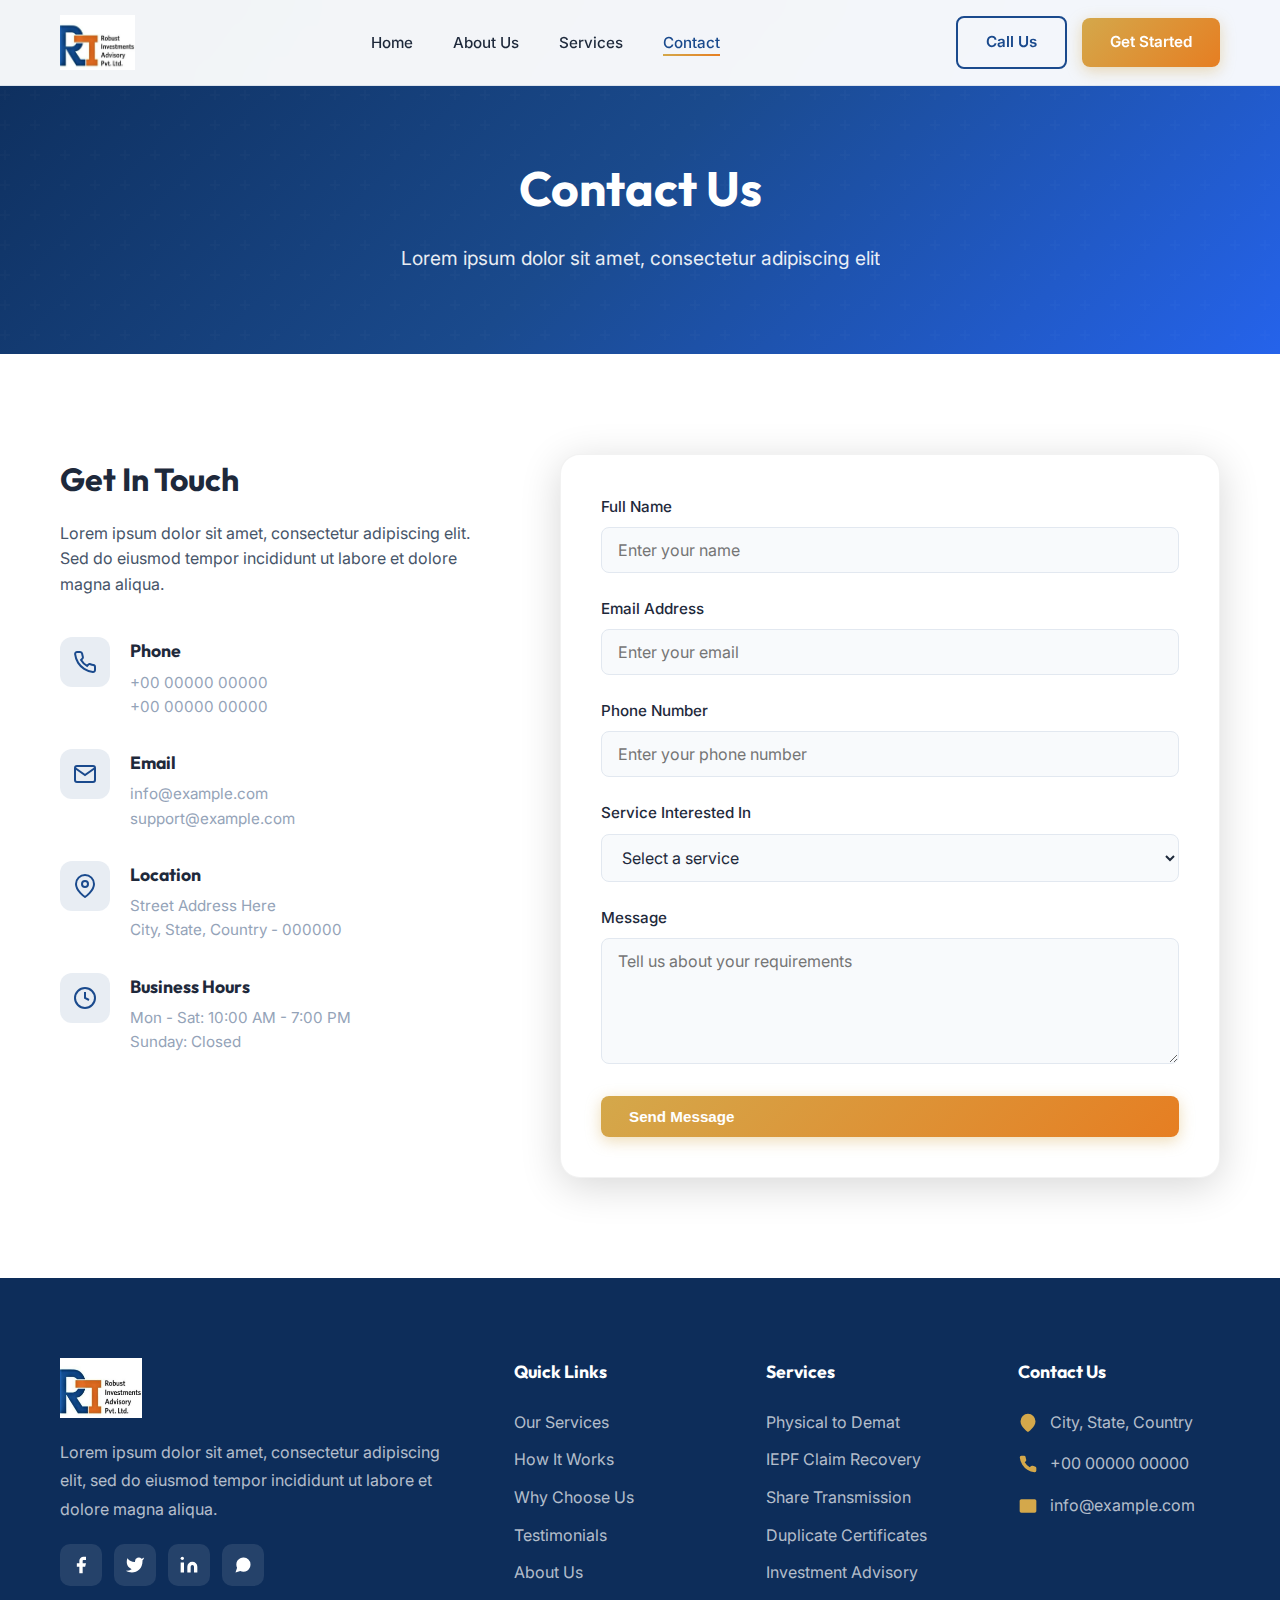
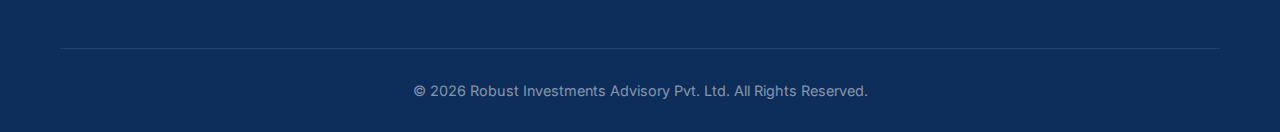
<file: robust/contact.html>
<!DOCTYPE html>
<html lang="en">

<head>
    <meta charset="UTF-8">
    <meta name="viewport" content="width=device-width, initial-scale=1.0">
    <title>Contact Us | Robust Investments Advisory</title>
    <meta name="description"
        content="Get in touch with Robust Investments Advisory for expert guidance on physical share conversion and dematerialization.">
    <link rel="icon" type="image/png" href="logo.png">

    <!-- Fonts -->
    <link rel="preconnect" href="https://fonts.googleapis.com">
    <link rel="preconnect" href="https://fonts.gstatic.com" crossorigin>
    <link
        href="https://fonts.googleapis.com/css2?family=Inter:wght@400;500;600;700&family=Outfit:wght@500;600;700&display=swap"
        rel="stylesheet">

    <!-- Styles -->
    <link rel="stylesheet" href="styles.css">
</head>

<body>
    <!-- Header -->
    <header id="header">
        <div class="container">
            <nav>
                <a href="index.html" class="logo">
                    <img src="logo.png" alt="Robust Investments Advisory">
                </a>

                <ul class="nav-links">
                    <li><a href="index.html">Home</a></li>
                    <li><a href="about.html">About Us</a></li>
                    <li><a href="services.html">Services</a></li>
                    <li><a href="contact.html" class="active">Contact</a></li>
                </ul>

                <div class="nav-cta">
                    <a href="tel:+919999999999" class="btn btn-outline">Call Us</a>
                    <a href="contact.html" class="btn btn-primary">Get Started</a>
                </div>

                <div class="menu-toggle">
                    <span></span>
                    <span></span>
                    <span></span>
                </div>
            </nav>
        </div>
    </header>

    <!-- Page Header -->
    <section class="page-header">
        <div class="container">
            <h1>Contact Us</h1>
            <p>Lorem ipsum dolor sit amet, consectetur adipiscing elit</p>
        </div>
    </section>

    <!-- Contact Section -->
    <section class="services" style="background: var(--white);">
        <div class="container">
            <div class="contact-grid">
                <!-- Contact Info -->
                <div class="contact-info">
                    <h2 class="contact-title">Get In Touch</h2>
                    <p class="contact-text">Lorem ipsum dolor sit amet, consectetur adipiscing elit. Sed do eiusmod
                        tempor incididunt ut labore et dolore magna aliqua.</p>

                    <div class="contact-details">
                        <div class="contact-detail-item">
                            <div class="icon">
                                <svg viewBox="0 0 24 24" fill="none" stroke="currentColor" stroke-width="2">
                                    <path
                                        d="M22 16.92v3a2 2 0 0 1-2.18 2 19.79 19.79 0 0 1-8.63-3.07 19.5 19.5 0 0 1-6-6 19.79 19.79 0 0 1-3.07-8.67A2 2 0 0 1 4.11 2h3a2 2 0 0 1 2 1.72 12.84 12.84 0 0 0 .7 2.81 2 2 0 0 1-.45 2.11L8.09 9.91a16 16 0 0 0 6 6l1.27-1.27a2 2 0 0 1 2.11-.45 12.84 12.84 0 0 0 2.81.7A2 2 0 0 1 22 16.92z" />
                                </svg>
                            </div>
                            <div>
                                <h3>Phone</h3>
                                <p>+00 00000 00000</p>
                                <p>+00 00000 00000</p>
                            </div>
                        </div>

                        <div class="contact-detail-item">
                            <div class="icon">
                                <svg viewBox="0 0 24 24" fill="none" stroke="currentColor" stroke-width="2">
                                    <path
                                        d="M4 4h16c1.1 0 2 .9 2 2v12c0 1.1-.9 2-2 2H4c-1.1 0-2-.9-2-2V6c0-1.1.9-2 2-2z" />
                                    <polyline points="22,6 12,13 2,6" />
                                </svg>
                            </div>
                            <div>
                                <h3>Email</h3>
                                <p>info@example.com</p>
                                <p>support@example.com</p>
                            </div>
                        </div>

                        <div class="contact-detail-item">
                            <div class="icon">
                                <svg viewBox="0 0 24 24" fill="none" stroke="currentColor" stroke-width="2">
                                    <path d="M21 10c0 7-9 13-9 13s-9-6-9-13a9 9 0 0 1 18 0z" />
                                    <circle cx="12" cy="10" r="3" />
                                </svg>
                            </div>
                            <div>
                                <h3>Location</h3>
                                <p>Street Address Here<br>City, State, Country - 000000</p>
                            </div>
                        </div>

                        <div class="contact-detail-item">
                            <div class="icon">
                                <svg viewBox="0 0 24 24" fill="none" stroke="currentColor" stroke-width="2">
                                    <circle cx="12" cy="12" r="10"></circle>
                                    <polyline points="12 6 12 12 16 14"></polyline>
                                </svg>
                            </div>
                            <div>
                                <h3>Business Hours</h3>
                                <p>Mon - Sat: 10:00 AM - 7:00 PM<br>Sunday: Closed</p>
                            </div>
                        </div>
                    </div>
                </div>

                <!-- Contact Form -->
                <div class="contact-form-wrapper">
                    <form class="contact-form">
                        <div class="form-group">
                            <label for="name">Full Name</label>
                            <input type="text" id="name" placeholder="Enter your name">
                        </div>
                        <div class="form-group">
                            <label for="email">Email Address</label>
                            <input type="email" id="email" placeholder="Enter your email">
                        </div>
                        <div class="form-group">
                            <label for="phone">Phone Number</label>
                            <input type="tel" id="phone" placeholder="Enter your phone number">
                        </div>
                        <div class="form-group">
                            <label for="service">Service Interested In</label>
                            <select id="service">
                                <option value="">Select a service</option>
                                <option value="conversion">Physical to Demat Conversion</option>
                                <option value="iepf">IEPF Claim Recovery</option>
                                <option value="transmission">Transmission of Shares</option>
                                <option value="duplicate">Duplicate Share Certificates</option>
                                <option value="advisory">Investment Advisory</option>
                            </select>
                        </div>
                        <div class="form-group">
                            <label for="message">Message</label>
                            <textarea id="message" rows="5" placeholder="Tell us about your requirements"></textarea>
                        </div>
                        <button type="submit" class="btn btn-primary" style="width: 100%;">Send Message</button>
                    </form>
                </div>
            </div>
        </div>
    </section>

    <!-- Footer -->
    <footer>
        <div class="container">
            <div class="footer-content">
                <div class="footer-brand">
                    <img src="logo.png" alt="Robust Investments Advisory">
                    <p>Lorem ipsum dolor sit amet, consectetur adipiscing elit, sed do eiusmod tempor incididunt ut
                        labore et dolore magna aliqua.</p>
                    <div class="footer-social">
                        <a href="#" aria-label="Facebook">
                            <svg viewBox="0 0 24 24">
                                <path d="M18 2h-3a5 5 0 0 0-5 5v3H7v4h3v8h4v-8h3l1-4h-4V7a1 1 0 0 1 1-1h3z" />
                            </svg>
                        </a>
                        <a href="#" aria-label="Twitter">
                            <svg viewBox="0 0 24 24">
                                <path
                                    d="M23 3a10.9 10.9 0 0 1-3.14 1.53 4.48 4.48 0 0 0-7.86 3v1A10.66 10.66 0 0 1 3 4s-4 9 5 13a11.64 11.64 0 0 1-7 2c9 5 20 0 20-11.5a4.5 4.5 0 0 0-.08-.83A7.72 7.72 0 0 0 23 3z" />
                            </svg>
                        </a>
                        <a href="#" aria-label="LinkedIn">
                            <svg viewBox="0 0 24 24">
                                <path
                                    d="M16 8a6 6 0 0 1 6 6v7h-4v-7a2 2 0 0 0-2-2 2 2 0 0 0-2 2v7h-4v-7a6 6 0 0 1 6-6z" />
                                <rect x="2" y="9" width="4" height="12" />
                                <circle cx="4" cy="4" r="2" />
                            </svg>
                        </a>
                        <a href="#" aria-label="WhatsApp">
                            <svg viewBox="0 0 24 24">
                                <path
                                    d="M21 11.5a8.38 8.38 0 0 1-.9 3.8 8.5 8.5 0 0 1-7.6 4.7 8.38 8.38 0 0 1-3.8-.9L3 21l1.9-5.7a8.38 8.38 0 0 1-.9-3.8 8.5 8.5 0 0 1 4.7-7.6 8.38 8.38 0 0 1 3.8-.9h.5a8.48 8.48 0 0 1 8 8v.5z" />
                            </svg>
                        </a>
                    </div>
                </div>

                <div class="footer-column">
                    <h4>Quick Links</h4>
                    <ul>
                        <li><a href="services.html">Our Services</a></li>
                        <li><a href="services.html#process">How It Works</a></li>
                        <li><a href="about.html">Why Choose Us</a></li>
                        <li><a href="index.html#testimonials">Testimonials</a></li>
                        <li><a href="about.html">About Us</a></li>
                    </ul>
                </div>

                <div class="footer-column">
                    <h4>Services</h4>
                    <ul>
                        <li><a href="services.html">Physical to Demat</a></li>
                        <li><a href="services.html">IEPF Claim Recovery</a></li>
                        <li><a href="services.html">Share Transmission</a></li>
                        <li><a href="services.html">Duplicate Certificates</a></li>
                        <li><a href="services.html">Investment Advisory</a></li>
                    </ul>
                </div>

                <div class="footer-column">
                    <h4>Contact Us</h4>
                    <div class="contact-item">
                        <svg viewBox="0 0 24 24">
                            <path d="M21 10c0 7-9 13-9 13s-9-6-9-13a9 9 0 0 1 18 0z" />
                            <circle cx="12" cy="10" r="3" />
                        </svg>
                        <span>City, State, Country</span>
                    </div>
                    <div class="contact-item">
                        <svg viewBox="0 0 24 24">
                            <path
                                d="M22 16.92v3a2 2 0 0 1-2.18 2 19.79 19.79 0 0 1-8.63-3.07 19.5 19.5 0 0 1-6-6 19.79 19.79 0 0 1-3.07-8.67A2 2 0 0 1 4.11 2h3a2 2 0 0 1 2 1.72 12.84 12.84 0 0 0 .7 2.81 2 2 0 0 1-.45 2.11L8.09 9.91a16 16 0 0 0 6 6l1.27-1.27a2 2 0 0 1 2.11-.45 12.84 12.84 0 0 0 2.81.7A2 2 0 0 1 22 16.92z" />
                        </svg>
                        <span>+00 00000 00000</span>
                    </div>
                    <div class="contact-item">
                        <svg viewBox="0 0 24 24">
                            <path d="M4 4h16c1.1 0 2 .9 2 2v12c0 1.1-.9 2-2 2H4c-1.1 0-2-.9-2-2V6c0-1.1.9-2 2-2z" />
                            <polyline points="22,6 12,13 2,6" />
                        </svg>
                        <span>info@example.com</span>
                    </div>
                </div>
            </div>

            <div class="footer-bottom">
                <p>&copy; 2026 Robust Investments Advisory Pvt. Ltd. All Rights Reserved.</p>
            </div>
        </div>
    </footer>

    <!-- Scripts -->
    <script src="script.js"></script>
</body>

</html>
</file>
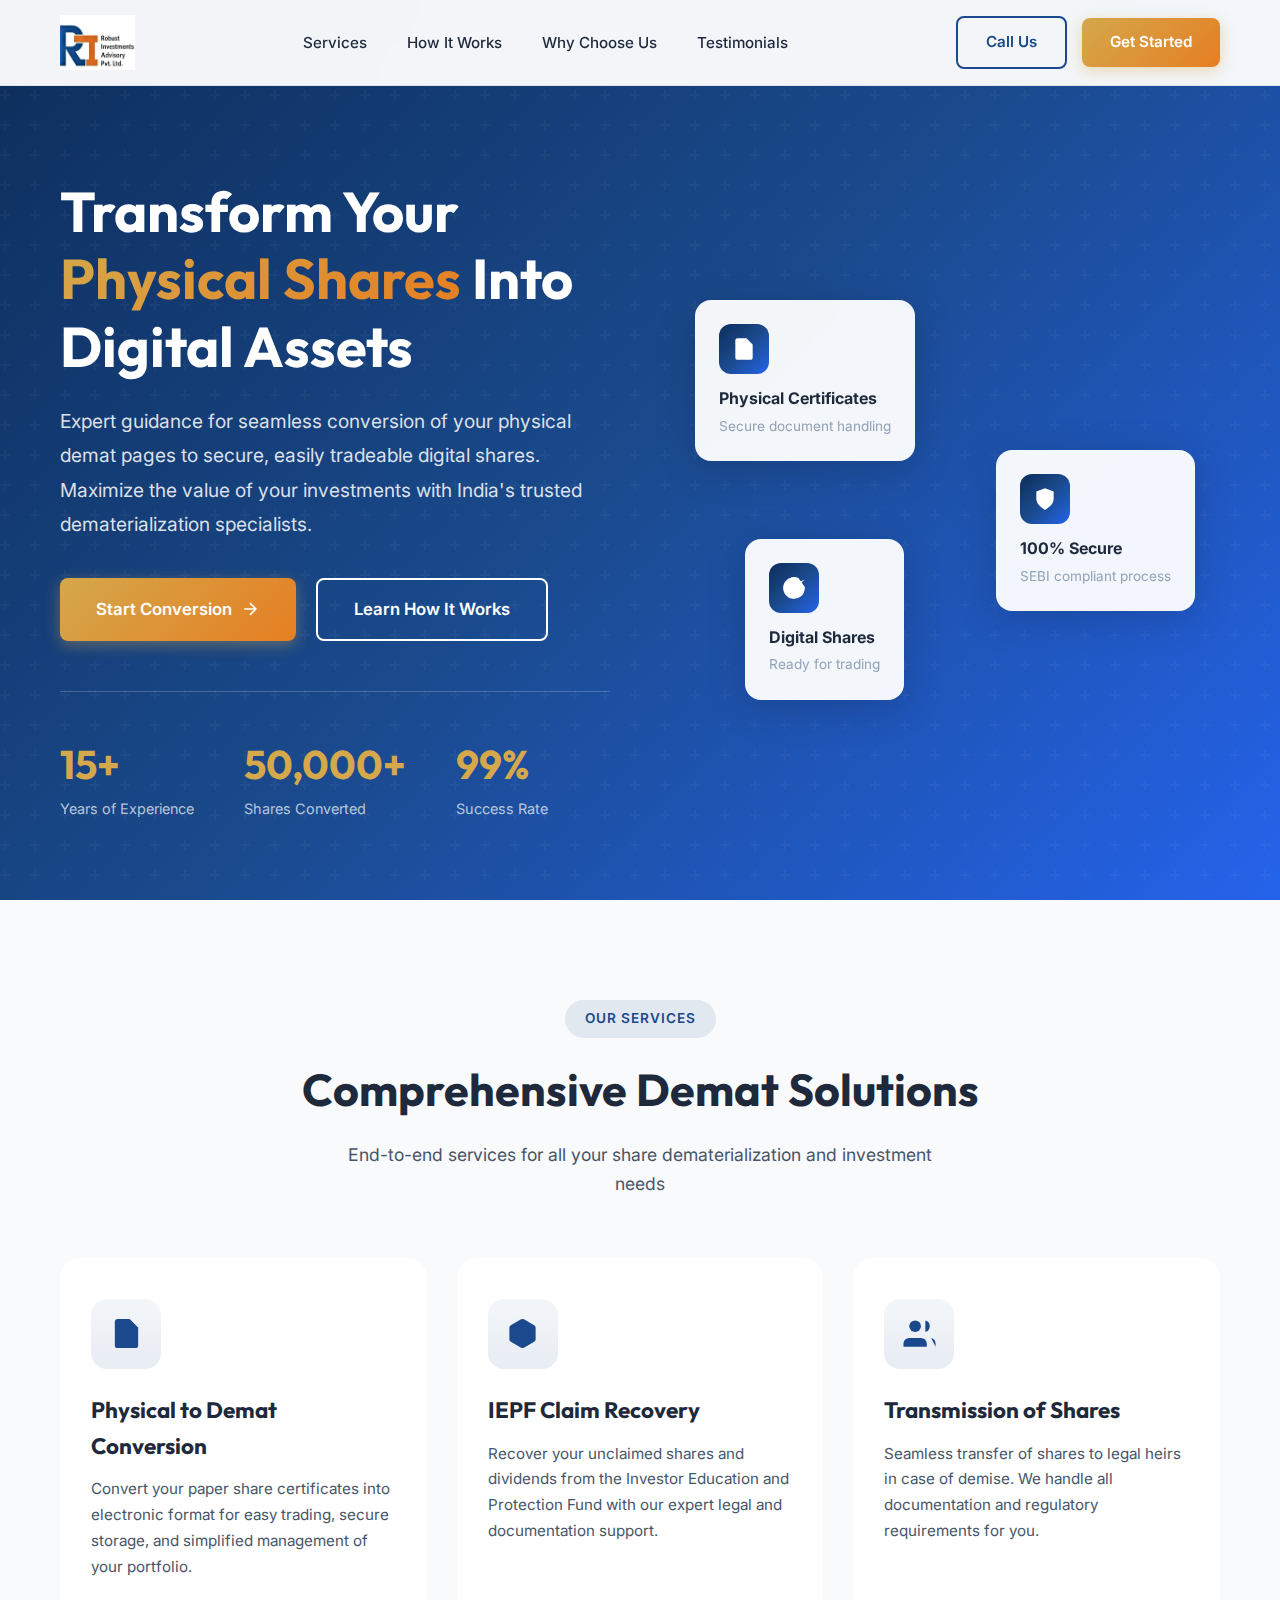
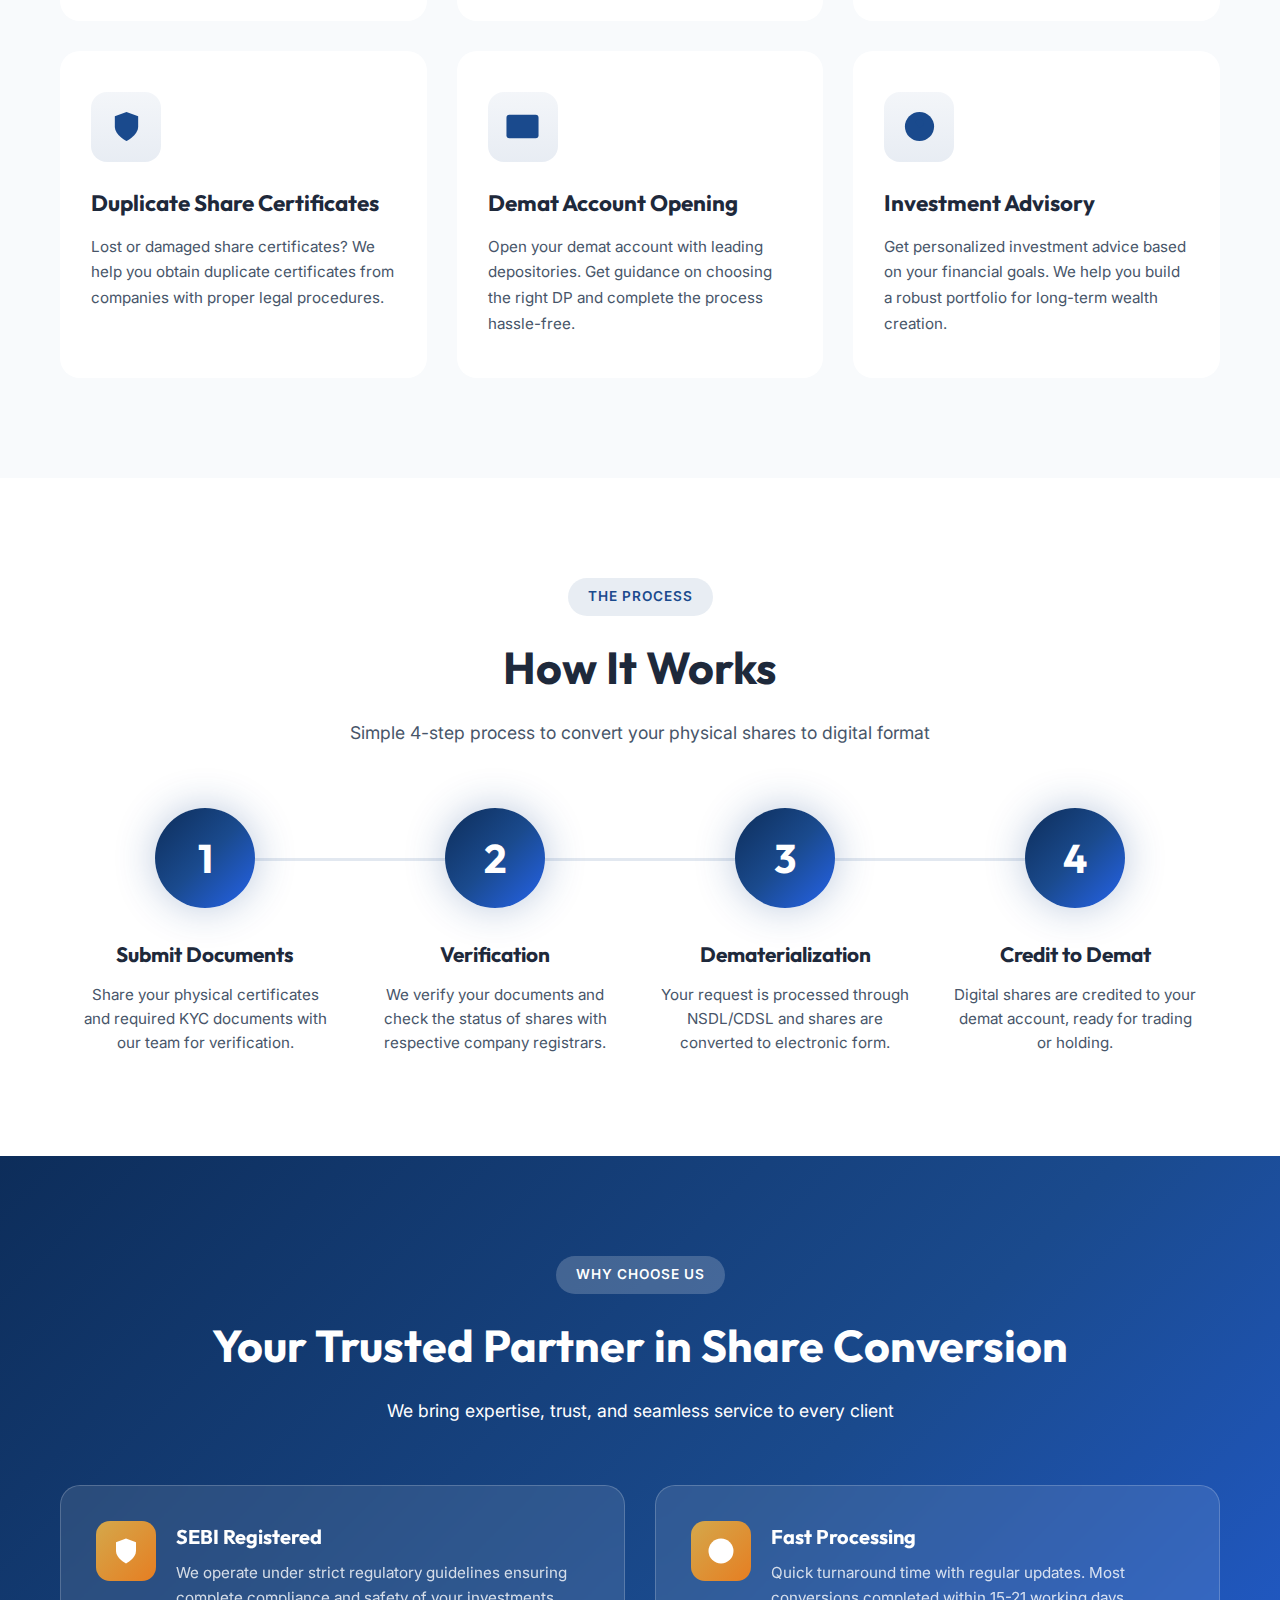
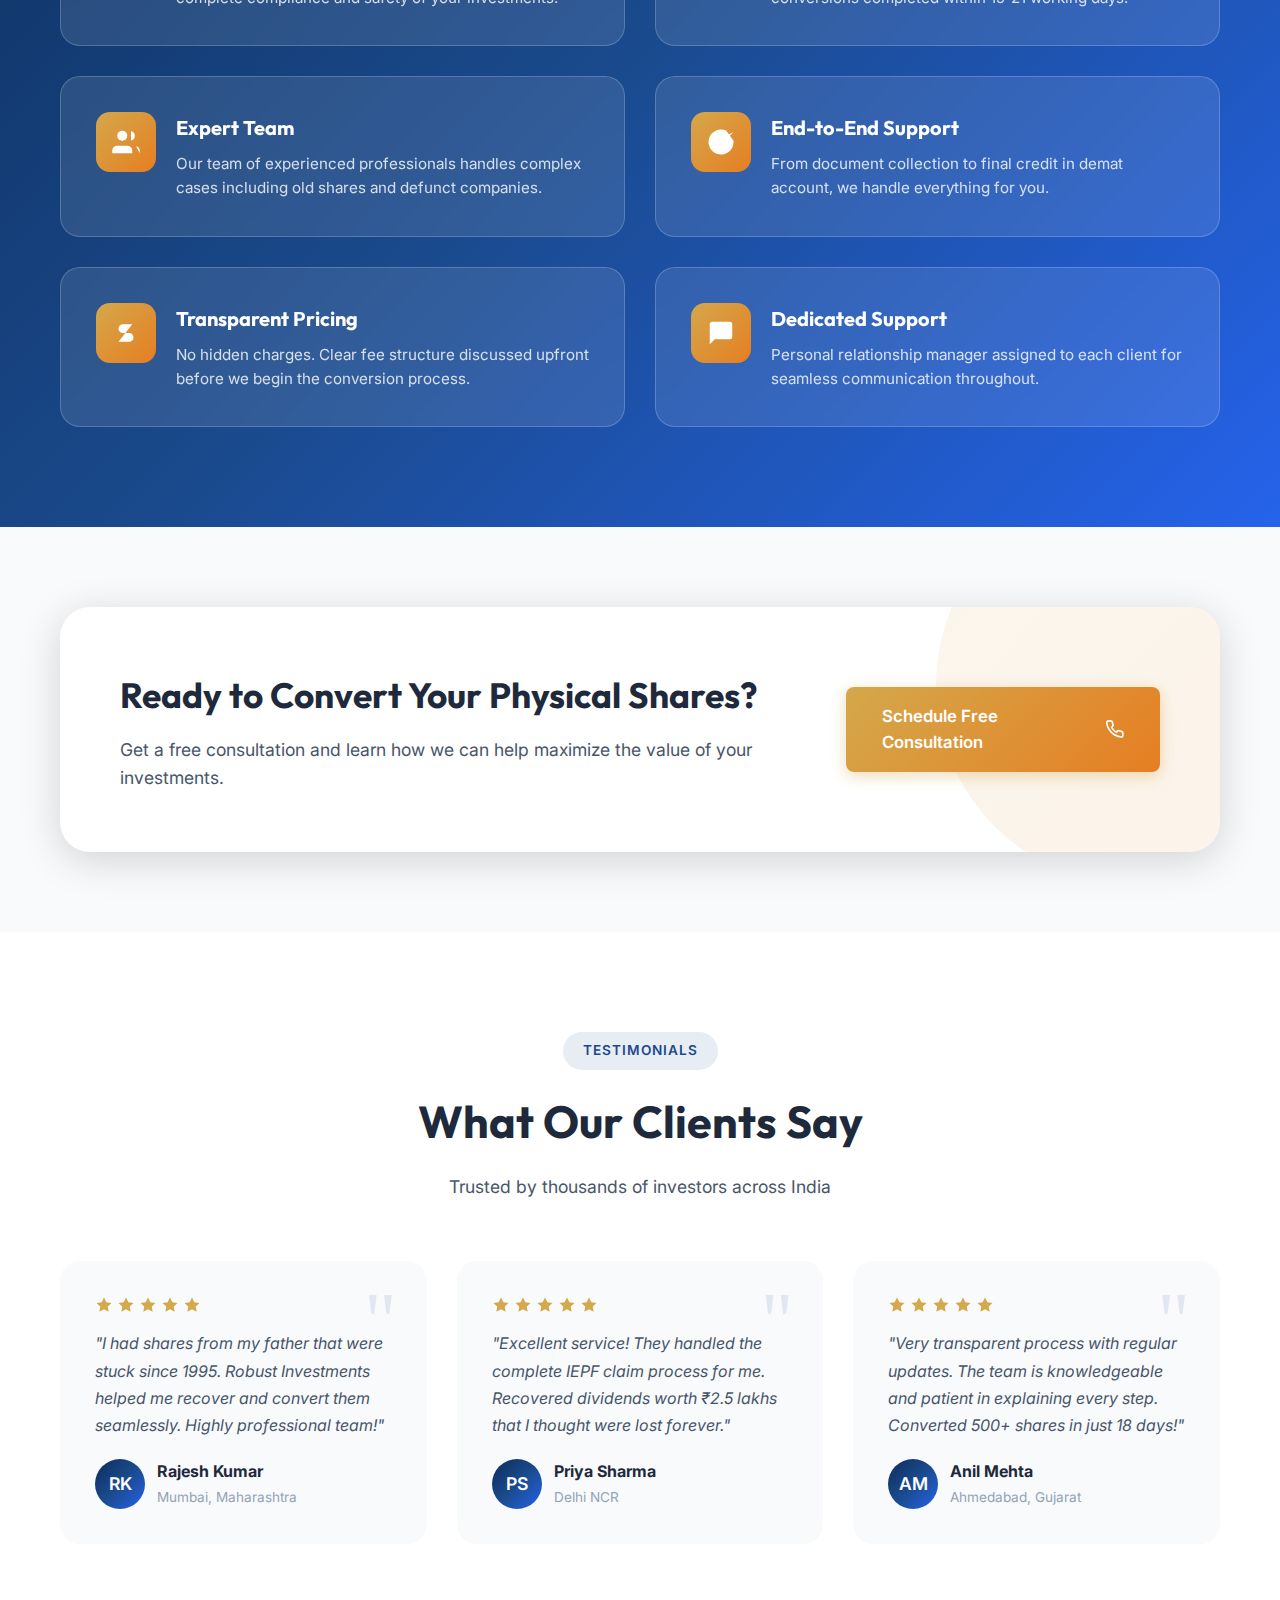
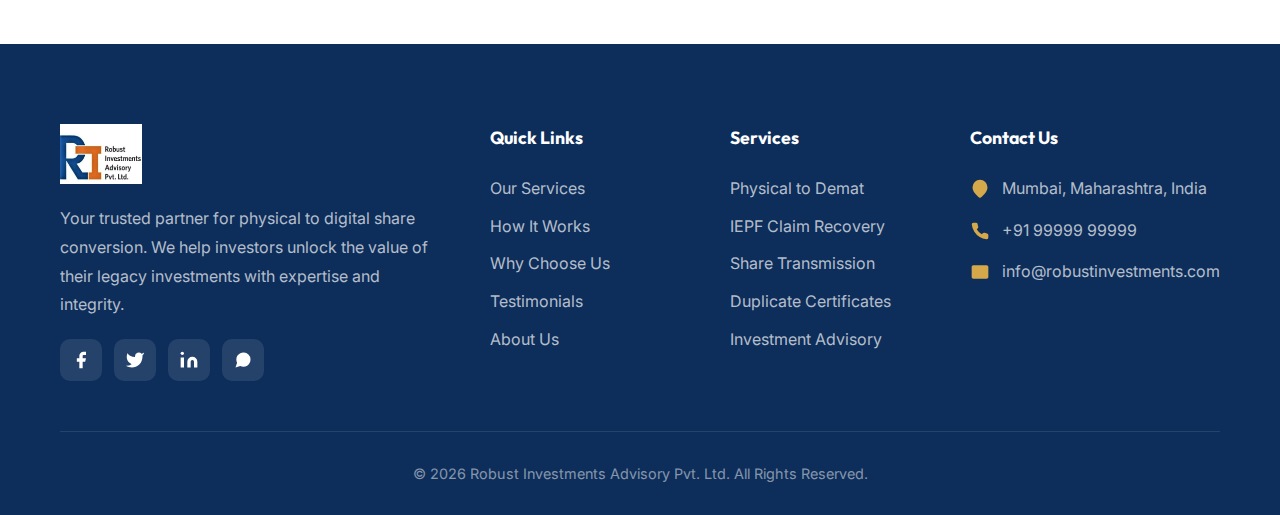
<file: robust/robust.html>
<!DOCTYPE html>
<html lang="en">

<head>
    <meta charset="UTF-8">
    <meta name="viewport" content="width=device-width, initial-scale=1.0">
    <title>Robust Investments Advisory Pvt. Ltd. | Physical to Digital Share Conversion</title>
    <meta name="description"
        content="Transform your physical demat pages into digital shares with Robust Investments Advisory. Expert guidance for seamless share dematerialization and conversion services.">

    <!-- Fonts -->
    <link rel="preconnect" href="https://fonts.googleapis.com">
    <link rel="preconnect" href="https://fonts.gstatic.com" crossorigin>
    <link
        href="https://fonts.googleapis.com/css2?family=Inter:wght@400;500;600;700&family=Outfit:wght@500;600;700&display=swap"
        rel="stylesheet">

    <!-- Styles -->
    <link rel="stylesheet" href="styles.css">
</head>

<body>
    <!-- Header -->
    <header id="header">
        <div class="container">
            <nav>
                <a href="#" class="logo">
                    <img src="logo.png" alt="Robust Investments Advisory">
                </a>

                <ul class="nav-links">
                    <li><a href="#services">Services</a></li>
                    <li><a href="#process">How It Works</a></li>
                    <li><a href="#why-us">Why Choose Us</a></li>
                    <li><a href="#testimonials">Testimonials</a></li>
                </ul>

                <div class="nav-cta">
                    <a href="tel:+919999999999" class="btn btn-outline">Call Us</a>
                    <a href="#contact" class="btn btn-primary">Get Started</a>
                </div>

                <div class="menu-toggle">
                    <span></span>
                    <span></span>
                    <span></span>
                </div>
            </nav>
        </div>
    </header>

    <!-- Hero Section -->
    <section class="hero">
        <div class="container">
            <div class="hero-content">
                <div class="hero-text">
                    <h1>Transform Your <span>Physical Shares</span> Into Digital Assets</h1>
                    <p>Expert guidance for seamless conversion of your physical demat pages to secure, easily tradeable
                        digital shares. Maximize the value of your investments with India's trusted dematerialization
                        specialists.</p>

                    <div class="hero-buttons">
                        <a href="#contact" class="btn btn-primary btn-large">
                            Start Conversion
                            <svg width="20" height="20" viewBox="0 0 24 24" fill="none" stroke="currentColor"
                                stroke-width="2">
                                <path d="M5 12h14M12 5l7 7-7 7" />
                            </svg>
                        </a>
                        <a href="#process" class="btn btn-outline btn-large">Learn How It Works</a>
                    </div>

                    <div class="hero-stats">
                        <div class="stat-item">
                            <h3>15+</h3>
                            <p>Years of Experience</p>
                        </div>
                        <div class="stat-item">
                            <h3>50,000+</h3>
                            <p>Shares Converted</p>
                        </div>
                        <div class="stat-item">
                            <h3>99%</h3>
                            <p>Success Rate</p>
                        </div>
                    </div>
                </div>

                <div class="hero-visual">
                    <div class="hero-graphic">
                        <div class="floating-card">
                            <div class="card-icon">
                                <svg viewBox="0 0 24 24">
                                    <path d="M14 2H6a2 2 0 0 0-2 2v16a2 2 0 0 0 2 2h12a2 2 0 0 0 2-2V8z" />
                                    <path d="M14 2v6h6M16 13H8M16 17H8M10 9H8" />
                                </svg>
                            </div>
                            <h4>Physical Certificates</h4>
                            <p>Secure document handling</p>
                        </div>

                        <div class="floating-card">
                            <div class="card-icon">
                                <svg viewBox="0 0 24 24">
                                    <path d="M12 22s8-4 8-10V5l-8-3-8 3v7c0 6 8 10 8 10z" />
                                </svg>
                            </div>
                            <h4>100% Secure</h4>
                            <p>SEBI compliant process</p>
                        </div>

                        <div class="floating-card">
                            <div class="card-icon">
                                <svg viewBox="0 0 24 24">
                                    <path d="M22 11.08V12a10 10 0 1 1-5.93-9.14" />
                                    <path d="M22 4L12 14.01l-3-3" />
                                </svg>
                            </div>
                            <h4>Digital Shares</h4>
                            <p>Ready for trading</p>
                        </div>
                    </div>
                </div>
            </div>
        </div>
    </section>

    <!-- Services Section -->
    <section class="services" id="services">
        <div class="container">
            <div class="section-header">
                <span class="section-tag">Our Services</span>
                <h2>Comprehensive Demat Solutions</h2>
                <p>End-to-end services for all your share dematerialization and investment needs</p>
            </div>

            <div class="services-grid">
                <div class="service-card">
                    <div class="service-icon">
                        <svg viewBox="0 0 24 24">
                            <path d="M14 2H6a2 2 0 0 0-2 2v16a2 2 0 0 0 2 2h12a2 2 0 0 0 2-2V8z" />
                            <path d="M14 2v6h6M12 18v-6M9 15l3 3 3-3" />
                        </svg>
                    </div>
                    <h3>Physical to Demat Conversion</h3>
                    <p>Convert your paper share certificates into electronic format for easy trading, secure storage,
                        and simplified management of your portfolio.</p>
                </div>

                <div class="service-card">
                    <div class="service-icon">
                        <svg viewBox="0 0 24 24">
                            <path
                                d="M21 16V8a2 2 0 0 0-1-1.73l-7-4a2 2 0 0 0-2 0l-7 4A2 2 0 0 0 3 8v8a2 2 0 0 0 1 1.73l7 4a2 2 0 0 0 2 0l7-4A2 2 0 0 0 21 16z" />
                            <path d="M3.27 6.96L12 12.01l8.73-5.05M12 22.08V12" />
                        </svg>
                    </div>
                    <h3>IEPF Claim Recovery</h3>
                    <p>Recover your unclaimed shares and dividends from the Investor Education and Protection Fund with
                        our expert legal and documentation support.</p>
                </div>

                <div class="service-card">
                    <div class="service-icon">
                        <svg viewBox="0 0 24 24">
                            <path d="M17 21v-2a4 4 0 0 0-4-4H5a4 4 0 0 0-4 4v2" />
                            <circle cx="9" cy="7" r="4" />
                            <path d="M23 21v-2a4 4 0 0 0-3-3.87M16 3.13a4 4 0 0 1 0 7.75" />
                        </svg>
                    </div>
                    <h3>Transmission of Shares</h3>
                    <p>Seamless transfer of shares to legal heirs in case of demise. We handle all documentation and
                        regulatory requirements for you.</p>
                </div>

                <div class="service-card">
                    <div class="service-icon">
                        <svg viewBox="0 0 24 24">
                            <path d="M12 22s8-4 8-10V5l-8-3-8 3v7c0 6 8 10 8 10z" />
                        </svg>
                    </div>
                    <h3>Duplicate Share Certificates</h3>
                    <p>Lost or damaged share certificates? We help you obtain duplicate certificates from companies with
                        proper legal procedures.</p>
                </div>

                <div class="service-card">
                    <div class="service-icon">
                        <svg viewBox="0 0 24 24">
                            <rect x="1" y="4" width="22" height="16" rx="2" ry="2" />
                            <line x1="1" y1="10" x2="23" y2="10" />
                        </svg>
                    </div>
                    <h3>Demat Account Opening</h3>
                    <p>Open your demat account with leading depositories. Get guidance on choosing the right DP and
                        complete the process hassle-free.</p>
                </div>

                <div class="service-card">
                    <div class="service-icon">
                        <svg viewBox="0 0 24 24">
                            <circle cx="12" cy="12" r="10" />
                            <path d="M9.09 9a3 3 0 0 1 5.83 1c0 2-3 3-3 3M12 17h.01" />
                        </svg>
                    </div>
                    <h3>Investment Advisory</h3>
                    <p>Get personalized investment advice based on your financial goals. We help you build a robust
                        portfolio for long-term wealth creation.</p>
                </div>
            </div>
        </div>
    </section>

    <!-- How It Works -->
    <section class="process" id="process">
        <div class="container">
            <div class="section-header">
                <span class="section-tag">The Process</span>
                <h2>How It Works</h2>
                <p>Simple 4-step process to convert your physical shares to digital format</p>
            </div>

            <div class="process-steps">
                <div class="step">
                    <div class="step-number">1</div>
                    <h3>Submit Documents</h3>
                    <p>Share your physical certificates and required KYC documents with our team for verification.</p>
                </div>

                <div class="step">
                    <div class="step-number">2</div>
                    <h3>Verification</h3>
                    <p>We verify your documents and check the status of shares with respective company registrars.</p>
                </div>

                <div class="step">
                    <div class="step-number">3</div>
                    <h3>Dematerialization</h3>
                    <p>Your request is processed through NSDL/CDSL and shares are converted to electronic form.</p>
                </div>

                <div class="step">
                    <div class="step-number">4</div>
                    <h3>Credit to Demat</h3>
                    <p>Digital shares are credited to your demat account, ready for trading or holding.</p>
                </div>
            </div>
        </div>
    </section>

    <!-- Why Choose Us -->
    <section class="why-us" id="why-us">
        <div class="container">
            <div class="section-header">
                <span class="section-tag">Why Choose Us</span>
                <h2>Your Trusted Partner in Share Conversion</h2>
                <p>We bring expertise, trust, and seamless service to every client</p>
            </div>

            <div class="features-grid">
                <div class="feature-card">
                    <div class="feature-icon">
                        <svg viewBox="0 0 24 24">
                            <path d="M12 22s8-4 8-10V5l-8-3-8 3v7c0 6 8 10 8 10z" />
                        </svg>
                    </div>
                    <div class="feature-content">
                        <h3>SEBI Registered</h3>
                        <p>We operate under strict regulatory guidelines ensuring complete compliance and safety of your
                            investments.</p>
                    </div>
                </div>

                <div class="feature-card">
                    <div class="feature-icon">
                        <svg viewBox="0 0 24 24">
                            <circle cx="12" cy="12" r="10" />
                            <path d="M12 6v6l4 2" />
                        </svg>
                    </div>
                    <div class="feature-content">
                        <h3>Fast Processing</h3>
                        <p>Quick turnaround time with regular updates. Most conversions completed within 15-21 working
                            days.</p>
                    </div>
                </div>

                <div class="feature-card">
                    <div class="feature-icon">
                        <svg viewBox="0 0 24 24">
                            <path d="M17 21v-2a4 4 0 0 0-4-4H5a4 4 0 0 0-4 4v2" />
                            <circle cx="9" cy="7" r="4" />
                            <path d="M23 21v-2a4 4 0 0 0-3-3.87M16 3.13a4 4 0 0 1 0 7.75" />
                        </svg>
                    </div>
                    <div class="feature-content">
                        <h3>Expert Team</h3>
                        <p>Our team of experienced professionals handles complex cases including old shares and defunct
                            companies.</p>
                    </div>
                </div>

                <div class="feature-card">
                    <div class="feature-icon">
                        <svg viewBox="0 0 24 24">
                            <path d="M22 11.08V12a10 10 0 1 1-5.93-9.14" />
                            <path d="M22 4L12 14.01l-3-3" />
                        </svg>
                    </div>
                    <div class="feature-content">
                        <h3>End-to-End Support</h3>
                        <p>From document collection to final credit in demat account, we handle everything for you.</p>
                    </div>
                </div>

                <div class="feature-card">
                    <div class="feature-icon">
                        <svg viewBox="0 0 24 24">
                            <line x1="12" y1="1" x2="12" y2="23" />
                            <path d="M17 5H9.5a3.5 3.5 0 0 0 0 7h5a3.5 3.5 0 0 1 0 7H6" />
                        </svg>
                    </div>
                    <div class="feature-content">
                        <h3>Transparent Pricing</h3>
                        <p>No hidden charges. Clear fee structure discussed upfront before we begin the conversion
                            process.</p>
                    </div>
                </div>

                <div class="feature-card">
                    <div class="feature-icon">
                        <svg viewBox="0 0 24 24">
                            <path d="M21 15a2 2 0 0 1-2 2H7l-4 4V5a2 2 0 0 1 2-2h14a2 2 0 0 1 2 2z" />
                        </svg>
                    </div>
                    <div class="feature-content">
                        <h3>Dedicated Support</h3>
                        <p>Personal relationship manager assigned to each client for seamless communication throughout.
                        </p>
                    </div>
                </div>
            </div>
        </div>
    </section>

    <!-- CTA Section -->
    <section class="cta" id="contact">
        <div class="container">
            <div class="cta-box">
                <div class="cta-content">
                    <h2>Ready to Convert Your Physical Shares?</h2>
                    <p>Get a free consultation and learn how we can help maximize the value of your investments.</p>
                </div>
                <div class="cta-actions">
                    <a href="tel:+919999999999" class="btn btn-primary btn-large">
                        Schedule Free Consultation
                        <svg width="20" height="20" viewBox="0 0 24 24" fill="none" stroke="currentColor"
                            stroke-width="2">
                            <path
                                d="M22 16.92v3a2 2 0 0 1-2.18 2 19.79 19.79 0 0 1-8.63-3.07 19.5 19.5 0 0 1-6-6 19.79 19.79 0 0 1-3.07-8.67A2 2 0 0 1 4.11 2h3a2 2 0 0 1 2 1.72 12.84 12.84 0 0 0 .7 2.81 2 2 0 0 1-.45 2.11L8.09 9.91a16 16 0 0 0 6 6l1.27-1.27a2 2 0 0 1 2.11-.45 12.84 12.84 0 0 0 2.81.7A2 2 0 0 1 22 16.92z" />
                        </svg>
                    </a>
                </div>
            </div>
        </div>
    </section>

    <!-- Testimonials -->
    <section class="testimonials" id="testimonials">
        <div class="container">
            <div class="section-header">
                <span class="section-tag">Testimonials</span>
                <h2>What Our Clients Say</h2>
                <p>Trusted by thousands of investors across India</p>
            </div>

            <div class="testimonials-grid">
                <div class="testimonial-card">
                    <div class="stars">
                        <svg viewBox="0 0 24 24">
                            <polygon
                                points="12 2 15.09 8.26 22 9.27 17 14.14 18.18 21.02 12 17.77 5.82 21.02 7 14.14 2 9.27 8.91 8.26 12 2" />
                        </svg>
                        <svg viewBox="0 0 24 24">
                            <polygon
                                points="12 2 15.09 8.26 22 9.27 17 14.14 18.18 21.02 12 17.77 5.82 21.02 7 14.14 2 9.27 8.91 8.26 12 2" />
                        </svg>
                        <svg viewBox="0 0 24 24">
                            <polygon
                                points="12 2 15.09 8.26 22 9.27 17 14.14 18.18 21.02 12 17.77 5.82 21.02 7 14.14 2 9.27 8.91 8.26 12 2" />
                        </svg>
                        <svg viewBox="0 0 24 24">
                            <polygon
                                points="12 2 15.09 8.26 22 9.27 17 14.14 18.18 21.02 12 17.77 5.82 21.02 7 14.14 2 9.27 8.91 8.26 12 2" />
                        </svg>
                        <svg viewBox="0 0 24 24">
                            <polygon
                                points="12 2 15.09 8.26 22 9.27 17 14.14 18.18 21.02 12 17.77 5.82 21.02 7 14.14 2 9.27 8.91 8.26 12 2" />
                        </svg>
                    </div>
                    <blockquote>"I had shares from my father that were stuck since 1995. Robust Investments helped me
                        recover and convert them seamlessly. Highly professional team!"</blockquote>
                    <div class="testimonial-author">
                        <div class="author-avatar">RK</div>
                        <div class="author-info">
                            <h4>Rajesh Kumar</h4>
                            <p>Mumbai, Maharashtra</p>
                        </div>
                    </div>
                </div>

                <div class="testimonial-card">
                    <div class="stars">
                        <svg viewBox="0 0 24 24">
                            <polygon
                                points="12 2 15.09 8.26 22 9.27 17 14.14 18.18 21.02 12 17.77 5.82 21.02 7 14.14 2 9.27 8.91 8.26 12 2" />
                        </svg>
                        <svg viewBox="0 0 24 24">
                            <polygon
                                points="12 2 15.09 8.26 22 9.27 17 14.14 18.18 21.02 12 17.77 5.82 21.02 7 14.14 2 9.27 8.91 8.26 12 2" />
                        </svg>
                        <svg viewBox="0 0 24 24">
                            <polygon
                                points="12 2 15.09 8.26 22 9.27 17 14.14 18.18 21.02 12 17.77 5.82 21.02 7 14.14 2 9.27 8.91 8.26 12 2" />
                        </svg>
                        <svg viewBox="0 0 24 24">
                            <polygon
                                points="12 2 15.09 8.26 22 9.27 17 14.14 18.18 21.02 12 17.77 5.82 21.02 7 14.14 2 9.27 8.91 8.26 12 2" />
                        </svg>
                        <svg viewBox="0 0 24 24">
                            <polygon
                                points="12 2 15.09 8.26 22 9.27 17 14.14 18.18 21.02 12 17.77 5.82 21.02 7 14.14 2 9.27 8.91 8.26 12 2" />
                        </svg>
                    </div>
                    <blockquote>"Excellent service! They handled the complete IEPF claim process for me. Recovered
                        dividends worth ₹2.5 lakhs that I thought were lost forever."</blockquote>
                    <div class="testimonial-author">
                        <div class="author-avatar">PS</div>
                        <div class="author-info">
                            <h4>Priya Sharma</h4>
                            <p>Delhi NCR</p>
                        </div>
                    </div>
                </div>

                <div class="testimonial-card">
                    <div class="stars">
                        <svg viewBox="0 0 24 24">
                            <polygon
                                points="12 2 15.09 8.26 22 9.27 17 14.14 18.18 21.02 12 17.77 5.82 21.02 7 14.14 2 9.27 8.91 8.26 12 2" />
                        </svg>
                        <svg viewBox="0 0 24 24">
                            <polygon
                                points="12 2 15.09 8.26 22 9.27 17 14.14 18.18 21.02 12 17.77 5.82 21.02 7 14.14 2 9.27 8.91 8.26 12 2" />
                        </svg>
                        <svg viewBox="0 0 24 24">
                            <polygon
                                points="12 2 15.09 8.26 22 9.27 17 14.14 18.18 21.02 12 17.77 5.82 21.02 7 14.14 2 9.27 8.91 8.26 12 2" />
                        </svg>
                        <svg viewBox="0 0 24 24">
                            <polygon
                                points="12 2 15.09 8.26 22 9.27 17 14.14 18.18 21.02 12 17.77 5.82 21.02 7 14.14 2 9.27 8.91 8.26 12 2" />
                        </svg>
                        <svg viewBox="0 0 24 24">
                            <polygon
                                points="12 2 15.09 8.26 22 9.27 17 14.14 18.18 21.02 12 17.77 5.82 21.02 7 14.14 2 9.27 8.91 8.26 12 2" />
                        </svg>
                    </div>
                    <blockquote>"Very transparent process with regular updates. The team is knowledgeable and patient in
                        explaining every step. Converted 500+ shares in just 18 days!"</blockquote>
                    <div class="testimonial-author">
                        <div class="author-avatar">AM</div>
                        <div class="author-info">
                            <h4>Anil Mehta</h4>
                            <p>Ahmedabad, Gujarat</p>
                        </div>
                    </div>
                </div>
            </div>
        </div>
    </section>

    <!-- Footer -->
    <footer>
        <div class="container">
            <div class="footer-content">
                <div class="footer-brand">
                    <img src="logo.png" alt="Robust Investments Advisory">
                    <p>Your trusted partner for physical to digital share conversion. We help investors unlock the value
                        of their legacy investments with expertise and integrity.</p>
                    <div class="footer-social">
                        <a href="#" aria-label="Facebook">
                            <svg viewBox="0 0 24 24">
                                <path d="M18 2h-3a5 5 0 0 0-5 5v3H7v4h3v8h4v-8h3l1-4h-4V7a1 1 0 0 1 1-1h3z" />
                            </svg>
                        </a>
                        <a href="#" aria-label="Twitter">
                            <svg viewBox="0 0 24 24">
                                <path
                                    d="M23 3a10.9 10.9 0 0 1-3.14 1.53 4.48 4.48 0 0 0-7.86 3v1A10.66 10.66 0 0 1 3 4s-4 9 5 13a11.64 11.64 0 0 1-7 2c9 5 20 0 20-11.5a4.5 4.5 0 0 0-.08-.83A7.72 7.72 0 0 0 23 3z" />
                            </svg>
                        </a>
                        <a href="#" aria-label="LinkedIn">
                            <svg viewBox="0 0 24 24">
                                <path
                                    d="M16 8a6 6 0 0 1 6 6v7h-4v-7a2 2 0 0 0-2-2 2 2 0 0 0-2 2v7h-4v-7a6 6 0 0 1 6-6z" />
                                <rect x="2" y="9" width="4" height="12" />
                                <circle cx="4" cy="4" r="2" />
                            </svg>
                        </a>
                        <a href="#" aria-label="WhatsApp">
                            <svg viewBox="0 0 24 24">
                                <path
                                    d="M21 11.5a8.38 8.38 0 0 1-.9 3.8 8.5 8.5 0 0 1-7.6 4.7 8.38 8.38 0 0 1-3.8-.9L3 21l1.9-5.7a8.38 8.38 0 0 1-.9-3.8 8.5 8.5 0 0 1 4.7-7.6 8.38 8.38 0 0 1 3.8-.9h.5a8.48 8.48 0 0 1 8 8v.5z" />
                            </svg>
                        </a>
                    </div>
                </div>

                <div class="footer-column">
                    <h4>Quick Links</h4>
                    <ul>
                        <li><a href="#services">Our Services</a></li>
                        <li><a href="#process">How It Works</a></li>
                        <li><a href="#why-us">Why Choose Us</a></li>
                        <li><a href="#testimonials">Testimonials</a></li>
                        <li><a href="#">About Us</a></li>
                    </ul>
                </div>

                <div class="footer-column">
                    <h4>Services</h4>
                    <ul>
                        <li><a href="#">Physical to Demat</a></li>
                        <li><a href="#">IEPF Claim Recovery</a></li>
                        <li><a href="#">Share Transmission</a></li>
                        <li><a href="#">Duplicate Certificates</a></li>
                        <li><a href="#">Investment Advisory</a></li>
                    </ul>
                </div>

                <div class="footer-column">
                    <h4>Contact Us</h4>
                    <div class="contact-item">
                        <svg viewBox="0 0 24 24">
                            <path d="M21 10c0 7-9 13-9 13s-9-6-9-13a9 9 0 0 1 18 0z" />
                            <circle cx="12" cy="10" r="3" />
                        </svg>
                        <span>Mumbai, Maharashtra, India</span>
                    </div>
                    <div class="contact-item">
                        <svg viewBox="0 0 24 24">
                            <path
                                d="M22 16.92v3a2 2 0 0 1-2.18 2 19.79 19.79 0 0 1-8.63-3.07 19.5 19.5 0 0 1-6-6 19.79 19.79 0 0 1-3.07-8.67A2 2 0 0 1 4.11 2h3a2 2 0 0 1 2 1.72 12.84 12.84 0 0 0 .7 2.81 2 2 0 0 1-.45 2.11L8.09 9.91a16 16 0 0 0 6 6l1.27-1.27a2 2 0 0 1 2.11-.45 12.84 12.84 0 0 0 2.81.7A2 2 0 0 1 22 16.92z" />
                        </svg>
                        <span>+91 99999 99999</span>
                    </div>
                    <div class="contact-item">
                        <svg viewBox="0 0 24 24">
                            <path d="M4 4h16c1.1 0 2 .9 2 2v12c0 1.1-.9 2-2 2H4c-1.1 0-2-.9-2-2V6c0-1.1.9-2 2-2z" />
                            <polyline points="22,6 12,13 2,6" />
                        </svg>
                        <span>info@robustinvestments.com</span>
                    </div>
                </div>
            </div>

            <div class="footer-bottom">
                <p>&copy; 2026 Robust Investments Advisory Pvt. Ltd. All Rights Reserved.</p>
            </div>
        </div>
    </footer>

    <!-- Header Scroll Effect Script -->
    <script>
        // Header scroll effect
        window.addEventListener('scroll', function () {
            const header = document.getElementById('header');
            if (window.scrollY > 50) {
                header.classList.add('scrolled');
            } else {
                header.classList.remove('scrolled');
            }
        });

        // Smooth scroll for anchor links
        document.querySelectorAll('a[href^="#"]').forEach(anchor => {
            anchor.addEventListener('click', function (e) {
                e.preventDefault();
                const target = document.querySelector(this.getAttribute('href'));
                if (target) {
                    target.scrollIntoView({
                        behavior: 'smooth',
                        block: 'start'
                    });
                }
            });
        });

        // Mobile menu toggle
        const menuToggle = document.querySelector('.menu-toggle');
        const navLinks = document.querySelector('.nav-links');

        if (menuToggle) {
            menuToggle.addEventListener('click', function () {
                navLinks.classList.toggle('active');
            });
        }
    </script>
</body>

</html>
</file>
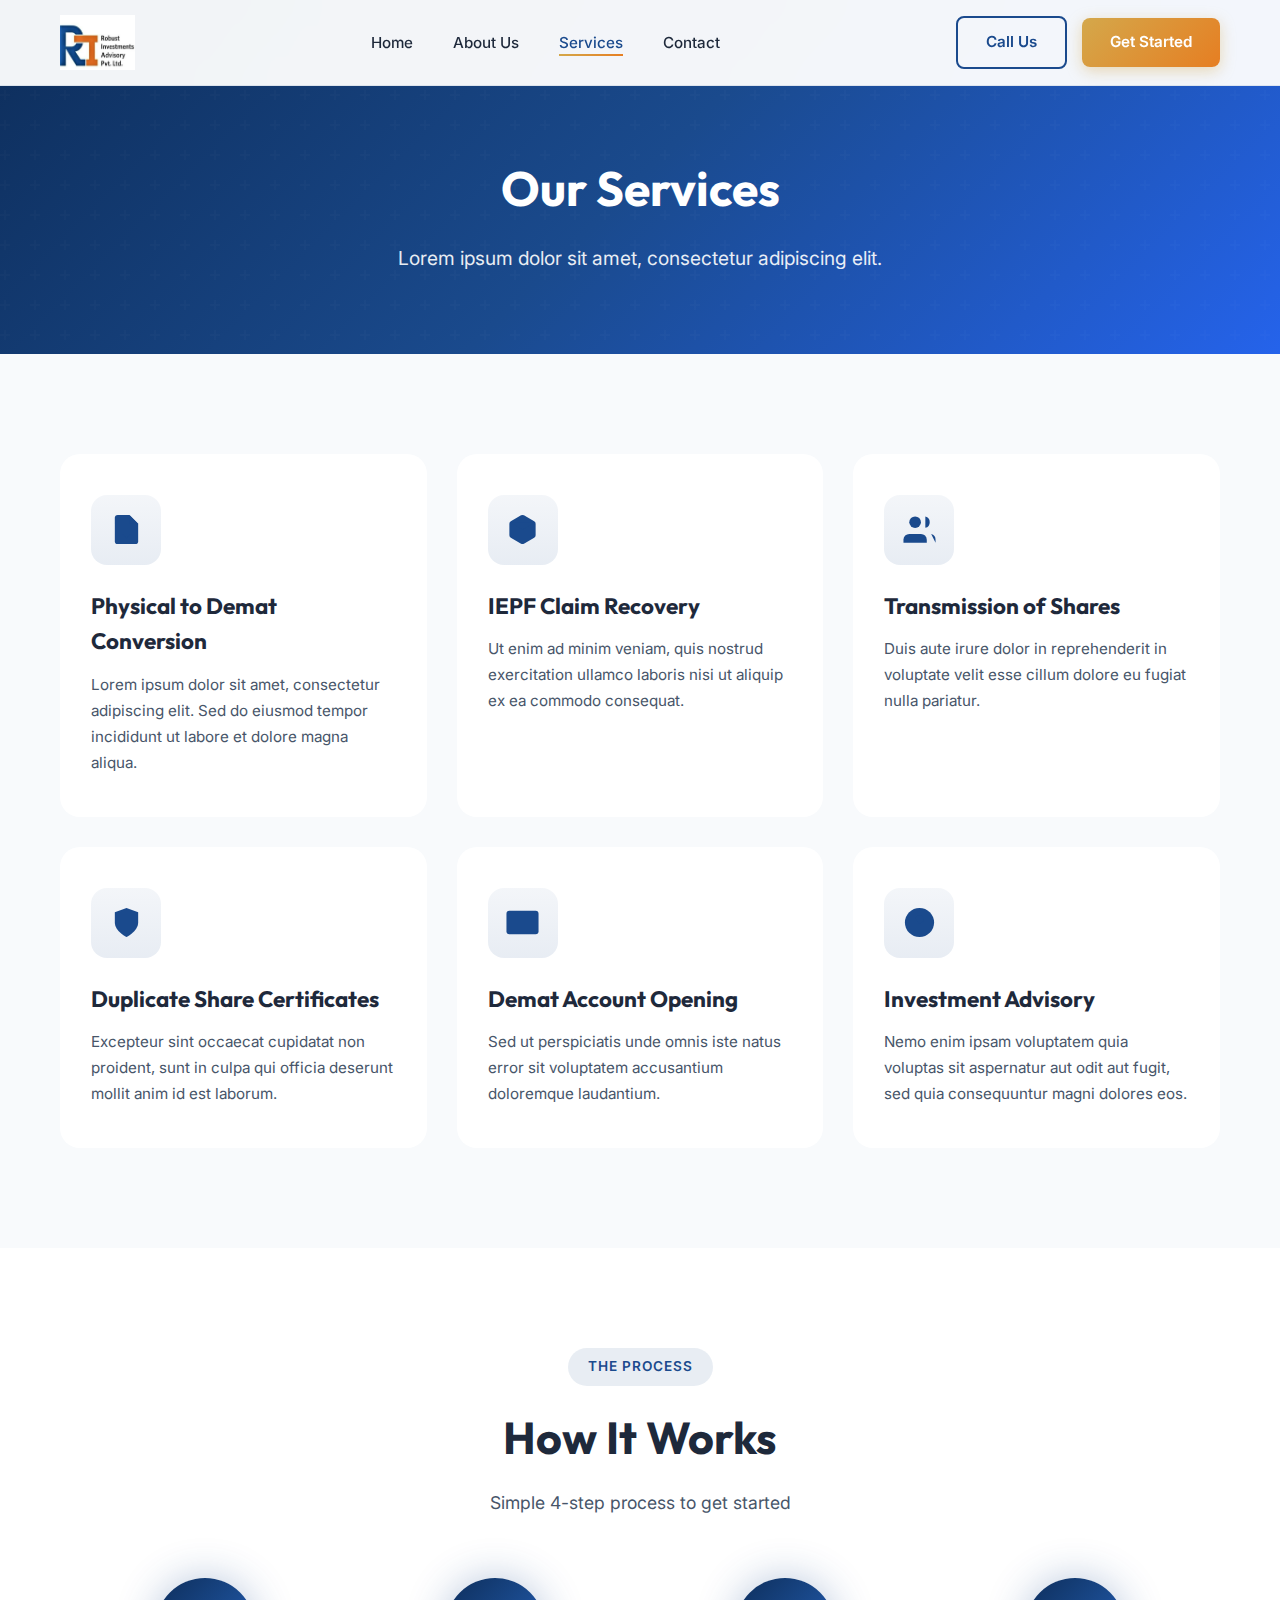
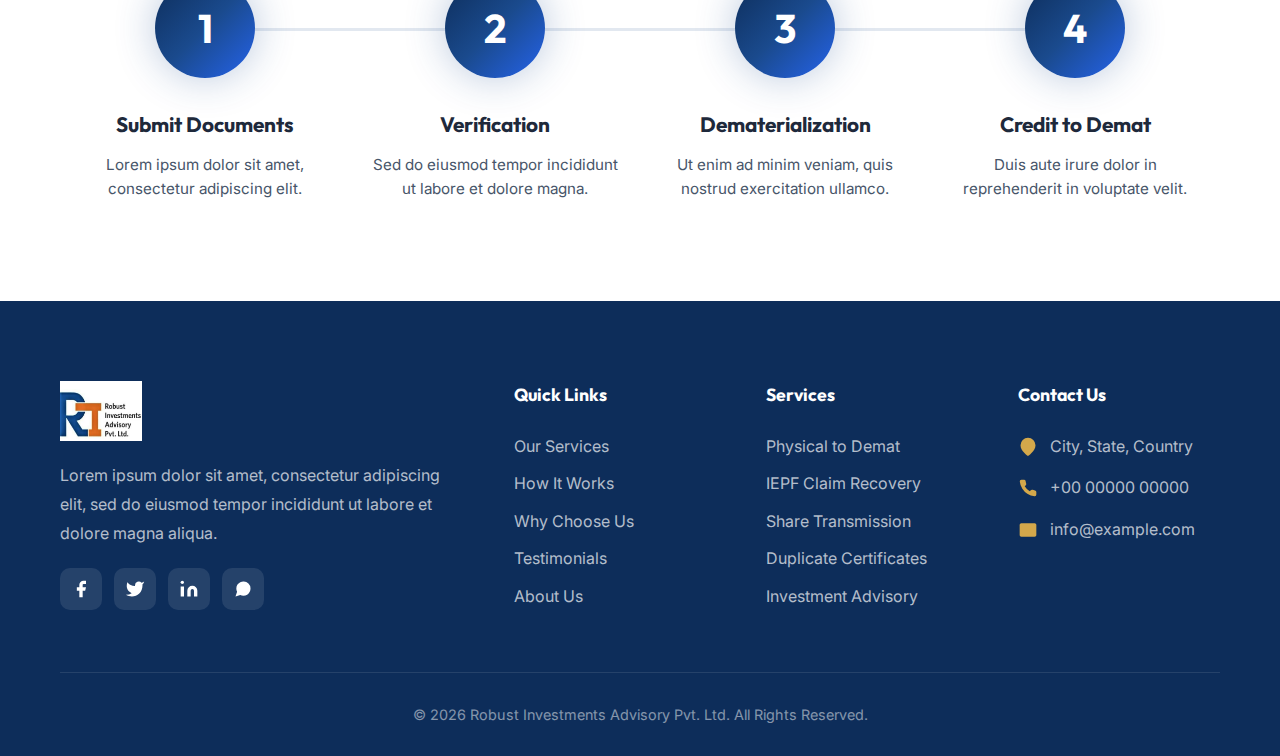
<file: robust/services.html>
<!DOCTYPE html>
<html lang="en">

<head>
    <meta charset="UTF-8">
    <meta name="viewport" content="width=device-width, initial-scale=1.0">
    <title>Services | Robust Investments Advisory</title>
    <meta name="description"
        content="Explore our comprehensive range of share conversion and dematerialization services.">
    <link rel="icon" type="image/png" href="logo.png">

    <!-- Fonts -->
    <link rel="preconnect" href="https://fonts.googleapis.com">
    <link rel="preconnect" href="https://fonts.gstatic.com" crossorigin>
    <link
        href="https://fonts.googleapis.com/css2?family=Inter:wght@400;500;600;700&family=Outfit:wght@500;600;700&display=swap"
        rel="stylesheet">

    <!-- Styles -->
    <link rel="stylesheet" href="styles.css">
</head>

<body>
    <!-- Header -->
    <header id="header">
        <div class="container">
            <nav>
                <a href="index.html" class="logo">
                    <img src="logo.png" alt="Robust Investments Advisory">
                </a>

                <ul class="nav-links">
                    <li><a href="index.html">Home</a></li>
                    <li><a href="about.html">About Us</a></li>
                    <li><a href="services.html" class="active">Services</a></li>
                    <li><a href="contact.html">Contact</a></li>
                </ul>

                <div class="nav-cta">
                    <a href="tel:+919999999999" class="btn btn-outline">Call Us</a>
                    <a href="contact.html" class="btn btn-primary">Get Started</a>
                </div>

                <div class="menu-toggle">
                    <span></span>
                    <span></span>
                    <span></span>
                </div>
            </nav>
        </div>
    </header>

    <!-- Page Header -->
    <section class="page-header">
        <div class="container">
            <h1>Our Services</h1>
            <p>Lorem ipsum dolor sit amet, consectetur adipiscing elit.</p>
        </div>
    </section>

    <!-- Services Section -->
    <section class="services" id="all-services">
        <div class="container">
            <div class="services-grid">
                <div class="service-card">
                    <div class="service-icon">
                        <svg viewBox="0 0 24 24">
                            <path d="M14 2H6a2 2 0 0 0-2 2v16a2 2 0 0 0 2 2h12a2 2 0 0 0 2-2V8z" />
                            <path d="M14 2v6h6M12 18v-6M9 15l3 3 3-3" />
                        </svg>
                    </div>
                    <h3>Physical to Demat Conversion</h3>
                    <p>Lorem ipsum dolor sit amet, consectetur adipiscing elit. Sed do eiusmod tempor incididunt ut
                        labore et dolore magna aliqua.</p>
                </div>

                <div class="service-card">
                    <div class="service-icon">
                        <svg viewBox="0 0 24 24">
                            <path
                                d="M21 16V8a2 2 0 0 0-1-1.73l-7-4a2 2 0 0 0-2 0l-7 4A2 2 0 0 0 3 8v8a2 2 0 0 0 1 1.73l7 4a2 2 0 0 0 2 0l7-4A2 2 0 0 0 21 16z" />
                            <path d="M3.27 6.96L12 12.01l8.73-5.05M12 22.08V12" />
                        </svg>
                    </div>
                    <h3>IEPF Claim Recovery</h3>
                    <p>Ut enim ad minim veniam, quis nostrud exercitation ullamco laboris nisi ut aliquip ex ea commodo
                        consequat.</p>
                </div>

                <div class="service-card">
                    <div class="service-icon">
                        <svg viewBox="0 0 24 24">
                            <path d="M17 21v-2a4 4 0 0 0-4-4H5a4 4 0 0 0-4 4v2" />
                            <circle cx="9" cy="7" r="4" />
                            <path d="M23 21v-2a4 4 0 0 0-3-3.87M16 3.13a4 4 0 0 1 0 7.75" />
                        </svg>
                    </div>
                    <h3>Transmission of Shares</h3>
                    <p>Duis aute irure dolor in reprehenderit in voluptate velit esse cillum dolore eu fugiat nulla
                        pariatur.</p>
                </div>

                <div class="service-card">
                    <div class="service-icon">
                        <svg viewBox="0 0 24 24">
                            <path d="M12 22s8-4 8-10V5l-8-3-8 3v7c0 6 8 10 8 10z" />
                        </svg>
                    </div>
                    <h3>Duplicate Share Certificates</h3>
                    <p>Excepteur sint occaecat cupidatat non proident, sunt in culpa qui officia deserunt mollit anim id
                        est laborum.</p>
                </div>

                <div class="service-card">
                    <div class="service-icon">
                        <svg viewBox="0 0 24 24">
                            <rect x="1" y="4" width="22" height="16" rx="2" ry="2" />
                            <line x1="1" y1="10" x2="23" y2="10" />
                        </svg>
                    </div>
                    <h3>Demat Account Opening</h3>
                    <p>Sed ut perspiciatis unde omnis iste natus error sit voluptatem accusantium doloremque laudantium.
                    </p>
                </div>

                <div class="service-card">
                    <div class="service-icon">
                        <svg viewBox="0 0 24 24">
                            <circle cx="12" cy="12" r="10" />
                            <path d="M9.09 9a3 3 0 0 1 5.83 1c0 2-3 3-3 3M12 17h.01" />
                        </svg>
                    </div>
                    <h3>Investment Advisory</h3>
                    <p>Nemo enim ipsam voluptatem quia voluptas sit aspernatur aut odit aut fugit, sed quia consequuntur
                        magni dolores eos.</p>
                </div>
            </div>
        </div>
    </section>

    <!-- How It Works -->
    <section class="process" id="process">
        <div class="container">
            <div class="section-header">
                <span class="section-tag">The Process</span>
                <h2>How It Works</h2>
                <p>Simple 4-step process to get started</p>
            </div>

            <div class="process-steps">
                <div class="step">
                    <div class="step-number">1</div>
                    <h3>Submit Documents</h3>
                    <p>Lorem ipsum dolor sit amet, consectetur adipiscing elit.</p>
                </div>

                <div class="step">
                    <div class="step-number">2</div>
                    <h3>Verification</h3>
                    <p>Sed do eiusmod tempor incididunt ut labore et dolore magna.</p>
                </div>

                <div class="step">
                    <div class="step-number">3</div>
                    <h3>Dematerialization</h3>
                    <p>Ut enim ad minim veniam, quis nostrud exercitation ullamco.</p>
                </div>

                <div class="step">
                    <div class="step-number">4</div>
                    <h3>Credit to Demat</h3>
                    <p>Duis aute irure dolor in reprehenderit in voluptate velit.</p>
                </div>
            </div>
        </div>
    </section>

    <!-- Footer -->
    <footer>
        <div class="container">
            <div class="footer-content">
                <div class="footer-brand">
                    <img src="logo.png" alt="Robust Investments Advisory">
                    <p>Lorem ipsum dolor sit amet, consectetur adipiscing elit, sed do eiusmod tempor incididunt ut
                        labore et dolore magna aliqua.</p>
                    <div class="footer-social">
                        <a href="#" aria-label="Facebook">
                            <svg viewBox="0 0 24 24">
                                <path d="M18 2h-3a5 5 0 0 0-5 5v3H7v4h3v8h4v-8h3l1-4h-4V7a1 1 0 0 1 1-1h3z" />
                            </svg>
                        </a>
                        <a href="#" aria-label="Twitter">
                            <svg viewBox="0 0 24 24">
                                <path
                                    d="M23 3a10.9 10.9 0 0 1-3.14 1.53 4.48 4.48 0 0 0-7.86 3v1A10.66 10.66 0 0 1 3 4s-4 9 5 13a11.64 11.64 0 0 1-7 2c9 5 20 0 20-11.5a4.5 4.5 0 0 0-.08-.83A7.72 7.72 0 0 0 23 3z" />
                            </svg>
                        </a>
                        <a href="#" aria-label="LinkedIn">
                            <svg viewBox="0 0 24 24">
                                <path
                                    d="M16 8a6 6 0 0 1 6 6v7h-4v-7a2 2 0 0 0-2-2 2 2 0 0 0-2 2v7h-4v-7a6 6 0 0 1 6-6z" />
                                <rect x="2" y="9" width="4" height="12" />
                                <circle cx="4" cy="4" r="2" />
                            </svg>
                        </a>
                        <a href="#" aria-label="WhatsApp">
                            <svg viewBox="0 0 24 24">
                                <path
                                    d="M21 11.5a8.38 8.38 0 0 1-.9 3.8 8.5 8.5 0 0 1-7.6 4.7 8.38 8.38 0 0 1-3.8-.9L3 21l1.9-5.7a8.38 8.38 0 0 1-.9-3.8 8.5 8.5 0 0 1 4.7-7.6 8.38 8.38 0 0 1 3.8-.9h.5a8.48 8.48 0 0 1 8 8v.5z" />
                            </svg>
                        </a>
                    </div>
                </div>

                <div class="footer-column">
                    <h4>Quick Links</h4>
                    <ul>
                        <li><a href="services.html">Our Services</a></li>
                        <li><a href="services.html#process">How It Works</a></li>
                        <li><a href="about.html">Why Choose Us</a></li>
                        <li><a href="index.html#testimonials">Testimonials</a></li>
                        <li><a href="about.html">About Us</a></li>
                    </ul>
                </div>

                <div class="footer-column">
                    <h4>Services</h4>
                    <ul>
                        <li><a href="services.html">Physical to Demat</a></li>
                        <li><a href="services.html">IEPF Claim Recovery</a></li>
                        <li><a href="services.html">Share Transmission</a></li>
                        <li><a href="services.html">Duplicate Certificates</a></li>
                        <li><a href="services.html">Investment Advisory</a></li>
                    </ul>
                </div>

                <div class="footer-column">
                    <h4>Contact Us</h4>
                    <div class="contact-item">
                        <svg viewBox="0 0 24 24">
                            <path d="M21 10c0 7-9 13-9 13s-9-6-9-13a9 9 0 0 1 18 0z" />
                            <circle cx="12" cy="10" r="3" />
                        </svg>
                        <span>City, State, Country</span>
                    </div>
                    <div class="contact-item">
                        <svg viewBox="0 0 24 24">
                            <path
                                d="M22 16.92v3a2 2 0 0 1-2.18 2 19.79 19.79 0 0 1-8.63-3.07 19.5 19.5 0 0 1-6-6 19.79 19.79 0 0 1-3.07-8.67A2 2 0 0 1 4.11 2h3a2 2 0 0 1 2 1.72 12.84 12.84 0 0 0 .7 2.81 2 2 0 0 1-.45 2.11L8.09 9.91a16 16 0 0 0 6 6l1.27-1.27a2 2 0 0 1 2.11-.45 12.84 12.84 0 0 0 2.81.7A2 2 0 0 1 22 16.92z" />
                        </svg>
                        <span>+00 00000 00000</span>
                    </div>
                    <div class="contact-item">
                        <svg viewBox="0 0 24 24">
                            <path d="M4 4h16c1.1 0 2 .9 2 2v12c0 1.1-.9 2-2 2H4c-1.1 0-2-.9-2-2V6c0-1.1.9-2 2-2z" />
                            <polyline points="22,6 12,13 2,6" />
                        </svg>
                        <span>info@example.com</span>
                    </div>
                </div>
            </div>

            <div class="footer-bottom">
                <p>&copy; 2026 Robust Investments Advisory Pvt. Ltd. All Rights Reserved.</p>
            </div>
        </div>
    </footer>

    <!-- Scripts -->
    <script src="script.js"></script>
</body>

</html>
</file>
<file: style.css>
@import url('https://fonts.googleapis.com/css2?family=Outfit:wght@300;400;500;600;700&family=Playfair+Display:ital,wght@0,400;0,600;0,700;1,400&display=swap');

:root {
    --primary-dark: #4E342E;
    --primary-medium: #795548;
    --accent: #D7CCC8;
    --accent-gold: #C5A086;
    /* Added a gold/bronze accent */
    --background: #FDFBF7;
    --surface: #FFF8F3;
    --text-main: #3E2723;
    --text-light: #6D4C41;

    --font-heading: 'Playfair Display', serif;
    --font-body: 'Outfit', sans-serif;

    --shadow-soft: 0 10px 30px -10px rgba(78, 52, 46, 0.1);
    --shadow-card: 0 4px 20px rgba(78, 52, 46, 0.05);
}

html {
    scroll-behavior: smooth;
}

* {
    margin: 0;
    padding: 0;
    box-sizing: border-box;
}

body {
    font-family: var(--font-body);
    background-color: var(--background);
    color: var(--text-main);
    line-height: 1.6;
    overflow-x: hidden;
}

h1,
h2,
h3,
h4,
h5,
h6 {
    font-family: var(--font-heading);
    font-weight: 600;
    color: var(--primary-dark);
}

a {
    text-decoration: none;
    color: inherit;
    transition: all 0.3s ease;
}

ul {
    list-style: none;
}

.container {
    max-width: 1200px;
    margin: 0 auto;
    padding: 0 2rem;
}

/* Animations */
@keyframes fadeInUp {
    from {
        opacity: 0;
        transform: translateY(20px);
    }

    to {
        opacity: 1;
        transform: translateY(0);
    }
}

.fade-in {
    opacity: 0;
    animation: fadeInUp 0.8s ease forwards;
}

.delay-1 {
    animation-delay: 0.2s;
}

.delay-2 {
    animation-delay: 0.4s;
}

.delay-3 {
    animation-delay: 0.6s;
}

/* Navbar */
header {
    position: fixed;
    top: 0;
    left: 0;
    width: 100%;
    z-index: 1000;
    background: rgba(253, 251, 247, 0.85);
    /* Glassmorphism */
    backdrop-filter: blur(10px);
    border-bottom: 1px solid rgba(78, 52, 46, 0.05);
    padding: 1.5rem 0;
}

nav {
    display: flex;
    justify-content: space-between;
    align-items: center;
}

.logo {
    font-size: 1.5rem;
    font-family: var(--font-heading);
    font-weight: 700;
    letter-spacing: -0.5px;
}

.nav-links {
    display: flex;
    gap: 2rem;
}

.nav-links a {
    font-size: 0.95rem;
    font-weight: 500;
    color: var(--primary-dark);
    position: relative;
}

.nav-links a::after {
    content: '';
    position: absolute;
    width: 0;
    height: 1px;
    bottom: -4px;
    left: 0;
    background-color: var(--text-main);
    transition: width 0.3s ease;
}

.nav-links a:hover::after {
    width: 100%;
}

.contact-btn {
    padding: 0.6rem 1.5rem;
    background-color: var(--primary-dark);
    color: white !important;
    border-radius: 50px;
    font-size: 0.9rem !important;
}

.contact-btn:hover {
    background-color: var(--primary-medium);
    transform: translateY(-2px);
}

.contact-btn::after {
    display: none;
}

/* Hero Section */
.hero {
    height: 100vh;
    display: flex;
    align-items: center;
    padding-top: 80px;
    position: relative;
    overflow: hidden;
}

.hero-content {
    max-width: 650px;
}

.hero h1 {
    font-size: 4rem;
    line-height: 1.1;
    margin-bottom: 1.5rem;
}

.hero h1 span {
    color: var(--primary-medium);
    font-style: italic;
    display: block;
}

.hero p {
    font-size: 1.2rem;
    color: var(--text-light);
    margin-bottom: 2.5rem;
    max-width: 500px;
}

.primary-btn {
    display: inline-block;
    padding: 1rem 2.5rem;
    background-color: var(--text-main);
    color: white;
    border-radius: 50px;
    font-weight: 500;
    letter-spacing: 0.5px;
}

.primary-btn:hover {
    background-color: var(--primary-medium);
    transform: translateY(-3px);
    box-shadow: 0 10px 20px rgba(0, 0, 0, 0.1);
}

/* Abstract Background Shapes */
.shape {
    position: absolute;
    border-radius: 50%;
    filter: blur(80px);
    z-index: -1;
}

.shape-1 {
    width: 500px;
    height: 500px;
    background-color: rgba(215, 204, 200, 0.4);
    top: -100px;
    right: -100px;
}

.shape-2 {
    width: 300px;
    height: 300px;
    background-color: rgba(197, 160, 134, 0.2);
    bottom: 50px;
    left: -50px;
}

/* Story Section */
.story-section {
    padding: 6rem 0;
    background-color: var(--surface);
}

.story-container {
    display: grid;
    grid-template-columns: 1fr 1fr;
    gap: 4rem;
    align-items: center;
}

.story-image img {
    width: 100%;
    border-radius: 12px;
    box-shadow: var(--shadow-soft);
}

.story-image-placeholder {
    width: 100%;
    height: 500px;
    background-color: var(--accent);
    border-radius: 12px;
    display: flex;
    align-items: center;
    justify-content: center;
    color: var(--primary-dark);
    font-family: var(--font-heading);
    font-size: 1.5rem;
}

.story-content h2 {
    font-size: 2.5rem;
    margin-bottom: 2rem;
}

.quote-box {
    border-left: 3px solid var(--accent-gold);
    padding-left: 1.5rem;
    margin-bottom: 2rem;
}

.quote-box p {
    font-family: var(--font-heading);
    font-size: 1.25rem;
    font-style: italic;
    color: var(--text-main);
}

.story-text p {
    margin-bottom: 1.25rem;
    color: var(--text-light);
}

/* Experience / Resume Section */
.experience-section {
    padding: 6rem 0;
}

.section-header {
    text-align: center;
    margin-bottom: 4rem;
}

.section-header h2 {
    font-size: 2.5rem;
    margin-bottom: 1rem;
}

.resume-grid {
    display: grid;
    grid-template-columns: repeat(2, 1fr);
    gap: 3rem;
}

.resume-column h3 {
    font-size: 1.5rem;
    margin-bottom: 2rem;
    padding-bottom: 0.5rem;
    border-bottom: 1px solid var(--accent);
    display: inline-block;
}

.resume-item {
    margin-bottom: 2.5rem;
    padding: 1.5rem;
    background-color: white;
    border-radius: 8px;
    box-shadow: var(--shadow-card);
    transition: transform 0.3s ease;
}

.resume-item:hover {
    transform: translateY(-5px);
}

.resume-item h4 {
    font-size: 1.25rem;
    margin-bottom: 0.5rem;
}

.resume-item .org {
    font-weight: 500;
    color: var(--primary-medium);
    margin-bottom: 0.5rem;
    display: block;
}

.resume-item .date {
    font-size: 0.85rem;
    color: #999;
    margin-bottom: 1rem;
    display: block;
}

.resume-item ul {
    padding-left: 1.2rem;
}

.resume-item li {
    list-style-type: disc;
    margin-bottom: 0.5rem;
    font-size: 0.95rem;
    color: var(--text-light);
}

/* Contact Section */
.contact-section {
    padding: 5rem 0;
    text-align: center;
    background-color: var(--primary-dark);
    color: var(--surface);
}

.contact-section h2 {
    color: var(--surface);
    margin-bottom: 2rem;
}

.contact-info {
    font-size: 1.2rem;
    margin-bottom: 2rem;
}

.email-link {
    color: var(--accent-gold);
    font-weight: 600;
    font-size: 1.5rem;
    border-bottom: 1px dashed var(--accent-gold);
}

.email-link:hover {
    color: white;
    border-bottom-style: solid;
}

/* Footer */
footer {
    background-color: #2D1B18;
    /* Slightly darker than primary-dark */
    color: rgba(255, 255, 255, 0.8);
    padding: 4rem 0 0;
    font-size: 0.95rem;
}

.footer-content {
    display: grid;
    grid-template-columns: 1.5fr 1fr 1fr;
    gap: 3rem;
    margin-bottom: 3rem;
}

.footer-col h3 {
    color: var(--accent-gold);
    font-family: var(--font-heading);
    font-size: 1.5rem;
    margin-bottom: 1rem;
}

.footer-col h4 {
    color: white;
    font-size: 1.1rem;
    margin-bottom: 1.2rem;
    font-family: var(--font-body);
}

.footer-col p {
    color: rgba(255, 255, 255, 0.6);
    line-height: 1.6;
    margin-bottom: 1rem;
}

.footer-links li {
    margin-bottom: 0.8rem;
}

.footer-links a {
    color: rgba(255, 255, 255, 0.7);
    transition: color 0.3s ease;
}

.footer-links a:hover {
    color: var(--accent-gold);
    padding-left: 5px;
}

.footer-bottom {
    border-top: 1px solid rgba(255, 255, 255, 0.05);
    padding: 1.5rem 0;
    text-align: center;
    color: rgba(255, 255, 255, 0.4);
    font-size: 0.85rem;
}

/* Mobile Menu Toggle */
.menu-toggle {
    display: none;
    flex-direction: column;
    cursor: pointer;
}

.menu-toggle .bar {
    width: 25px;
    height: 3px;
    background-color: var(--primary-dark);
    margin: 3px 0;
    transition: 0.3s;
}

/* Responsive */
@media (max-width: 768px) {
    .menu-toggle {
        display: flex;
        z-index: 1001;
        /* Above mobile menu */
    }

    /* Animate Hamburger to X */
    .menu-toggle.active .bar:nth-child(1) {
        transform: rotate(-45deg) translate(-5px, 6px);
    }

    .menu-toggle.active .bar:nth-child(2) {
        opacity: 0;
    }

    .menu-toggle.active .bar:nth-child(3) {
        transform: rotate(45deg) translate(-5px, -6px);
    }

    .nav-links {
        position: fixed;
        right: 0px;
        top: 0;
        height: 100vh;
        width: 70%;
        background-color: var(--surface);
        display: flex;
        flex-direction: column;
        align-items: center;
        justify-content: center;
        transform: translateX(100%);
        transition: transform 0.4s ease-in-out;
        box-shadow: -5px 0 15px rgba(0, 0, 0, 0.1);
        z-index: 2000;
    }

    .nav-links.active {
        transform: translateX(0%);
    }

    .nav-links li {
        margin: 1.5rem 0;
    }

    .nav-links a {
        font-size: 1.2rem;
    }

    .hero {
        height: auto;
        min-height: 100vh;
        padding-top: 120px;
        padding-bottom: 3rem;
    }

    .hero h1 {
        font-size: 2.5rem;
    }

    .story-container {
        grid-template-columns: 1fr;
    }

    .story-image-placeholder {
        height: 300px;
    }

    .resume-grid {
        grid-template-columns: 1fr;
    }

    .footer-content {
        grid-template-columns: 1fr;
        gap: 2rem;
        text-align: center;
    }
}

/* Responsive */
@media (max-width: 768px) {
    .hero h1 {
        font-size: 2.8rem;
    }

    .story-container {
        grid-template-columns: 1fr;
    }

    .story-image-placeholder {
        height: 300px;
    }

    .resume-grid {
        grid-template-columns: 1fr;
    }

    .nav-links {
        display: none;
        /* Mobile menu implementation usually goes here */
    }
}
</file>
<file: manan.shah/style.css>
@import url('https://fonts.googleapis.com/css2?family=Inter:wght@400;500;600;700&display=swap');

:root {
    --primary-color: #1a2a44;
    --accent-color: #d4af37;
    --text-color: #333;
    --bg-color: #ffffff;
    --transition: all 0.4s cubic-bezier(0.4, 0, 0.2, 1);
}

/* Scroll Animation Base */
.reveal {
    opacity: 0;
    transform: translateY(30px);
    transition: var(--transition);
}

.reveal.active {
    opacity: 1;
    transform: translateY(0);
}

* {
    margin: 0;
    padding: 0;
    box-sizing: border-box;
}

body {
    font-family: 'Inter', sans-serif;
    line-height: 1.6;
    color: var(--text-color);
    background-color: var(--bg-color);
    overflow-x: hidden;
}

/* Logo Fly-in Preloader */
#preloader {
    position: fixed;
    top: 0;
    left: 0;
    width: 100%;
    height: 100%;
    background: #ffffff;
    display: flex;
    justify-content: center;
    align-items: center;
    z-index: 10000;
    transition: opacity 0.5s ease;
}

/* Flash prevention for returning visits */
.skip-intro #preloader {
    display: none !important;
}

.skip-intro .logo-ca-icon {
    opacity: 1 !important;
}

.skip-intro .entrance-fade-up {
    opacity: 1 !important;
    transform: translateY(0) !important;
    transition: none !important;
}

.fly-logo {
    width: 120px;
    height: auto;
    z-index: 10001;
    transition: all 1s cubic-bezier(0.7, 0, 0.3, 1);
    position: fixed;
    object-fit: cover;
    object-position: top center;
    clip-path: inset(0 0 10% 0);
    /* Match the main logo crop */
}

/* Initially hide navbar logo icon to prevent duplicate ONLY on home page with preloader */
/* Initially hide navbar logo icon to prevent duplicate ONLY on home page with preloader */
.main-logo-img {
    opacity: 0;
    transition: opacity 0.3s ease;
}

/* Show logo in all other cases */
.main-logo-img.visible,
body:not(:has(#preloader)) .main-logo-img,
.footer .main-logo-img {
    opacity: 1 !important;
}

/* Entrance Animations */
.entrance-fade-up {
    opacity: 0;
    transform: translateY(20px);
    transition: opacity 0.8s ease, transform 0.8s ease;
}

.loaded .entrance-fade-up {
    opacity: 1;
    transform: translateY(0);
}

.delay-1 {
    transition-delay: 1.1s;
}

.delay-2 {
    transition-delay: 1.3s;
}

.delay-3 {
    transition-delay: 1.5s;
}

.header {
    background: #fff;
    box-shadow: 0 2px 15px rgba(0, 0, 0, 0.05);
    position: sticky;
    top: 0;
    z-index: 1000;
}

.navbar {
    max-width: 1200px;
    margin: 0 auto;
    display: flex;
    justify-content: space-between;
    align-items: center;
    padding: 10px 20px;
}

.main-logo-img {
    height: 70px;
    /* Adjusted height for better visibility */
    width: auto;
    object-fit: cover;
    object-position: top center;
    /* Crop bottom 10% to remove Agrawal text */
    clip-path: inset(0 0 10% 0);
    display: block;
    transform: scale(1.15);
    /* Slight zoom */
}

.logo-text {
    display: flex;
    align-items: center;
    gap: 15px;
    /* Increased gap to compensate for image scaling */
    transition: var(--transition);
}

.logo-details {
    display: flex;
    flex-direction: column;
}

.main-name {
    font-size: 20px;
    font-weight: 700;
    color: var(--primary-color);
    letter-spacing: 1px;
    line-height: 1.2;
}

.sub-name {
    font-size: 10px;
    font-weight: 600;
    color: var(--primary-color);
    letter-spacing: 2px;
    opacity: 0.8;
}

.nav-links ul {
    display: flex;
    list-style: none;
    gap: 30px;
}

.nav-links a {
    text-decoration: none;
    color: var(--primary-color);
    font-weight: 500;
    font-size: 16px;
    position: relative;
    padding: 5px 0;
    transition: var(--transition);
}

.nav-links a::after {
    content: '';
    position: absolute;
    bottom: 0;
    left: 0;
    width: 0;
    height: 2px;
    background: var(--accent-color);
    transition: var(--transition);
}

.nav-links a:hover,
.nav-links a.active {
    color: var(--accent-color);
}

.nav-links a:hover::after,
.nav-links a.active::after {
    width: 100%;
}

/* Page 1 - Hero Slider */
.hero-slider {
    position: relative;
    height: 80vh;
    min-height: 600px;
    overflow: hidden;
}

.slide {
    position: absolute;
    top: 0;
    left: 0;
    width: 100%;
    height: 100%;
    background-size: cover;
    background-position: center;
    display: flex;
    align-items: center;
    opacity: 0;
    transition: opacity 1s ease-in-out;
    z-index: 1;
}

.slide.active {
    opacity: 1;
    z-index: 2;
}

.slide::after {
    content: '';
    position: absolute;
    top: 0;
    left: 0;
    width: 100%;
    height: 100%;
    background: rgba(255, 255, 255, 0.4);
    /* Light overlay for readability */
    z-index: -1;
}

.content {
    max-width: 1200px;
    margin: 0 auto;
    width: 100%;
    padding: 0 5%;
}

.page1-header {
    margin-bottom: 30px;
}

.hero-title {
    color: var(--primary-color);
    font-size: 50px;
    font-weight: 800;
    line-height: 1.1;
    text-transform: uppercase;
}

.slider-dots {
    position: absolute;
    bottom: 30px;
    left: 50%;
    transform: translateX(-50%);
    display: flex;
    gap: 15px;
    z-index: 10;
}

.dot {
    width: 12px;
    height: 12px;
    background: rgba(26, 42, 68, 0.3);
    border-radius: 50%;
    cursor: pointer;
    transition: var(--transition);
}

.dot.active {
    background: var(--primary-color);
    transform: scale(1.2);
}

/* Page 2 - Excellency Section Styles remain the same */

/* Reviews Section */
.reviews {
    padding: 100px 0;
    background: #fff;
}

.reviews-grid {
    display: grid;
    grid-template-columns: repeat(3, 1fr);
    gap: 30px;
    margin-top: 50px;
}

.review-card {
    background: #f8faff;
    padding: 40px;
    border-radius: 12px;
    box-shadow: 0 5px 20px rgba(0, 0, 0, 0.03);
    transition: var(--transition);
}

.review-card:hover {
    transform: translateY(-10px);
    box-shadow: 0 15px 40px rgba(0, 0, 0, 0.08);
}

.stars {
    color: var(--accent-color);
    font-size: 20px;
    margin-bottom: 20px;
}

.review-text {
    font-style: italic;
    color: #555;
    margin-bottom: 25px;
    line-height: 1.8;
}

.client-name {
    color: var(--primary-color);
    font-weight: 700;
    margin-bottom: 5px;
}

.client-title {
    font-size: 14px;
    color: #888;
    font-weight: 500;
}

.cta-buttons {
    display: flex;
    gap: 20px;
}

.btn {
    padding: 15px 35px;
    text-decoration: none;
    font-weight: 700;
    font-size: 16px;
    border-radius: 4px;
    transition: var(--transition);
    letter-spacing: 1px;
}

.btn-primary {
    background: var(--primary-color);
    color: #fff;
    border: 2px solid var(--primary-color);
}

.btn-primary:hover {
    background: transparent;
    color: var(--primary-color);
}

.btn-secondary {
    background: transparent;
    color: var(--primary-color);
    border: 2px solid var(--primary-color);
}

.btn-secondary:hover {
    background: var(--primary-color);
    color: #fff;
}

/* Page 2 - Excellency Section */
.page2 {
    padding: 100px 0;
    background: #f8faff;
}

.container {
    max-width: 1200px;
    margin: 0 auto;
    padding: 0 20px;
}

.excellence-content {
    display: grid;
    grid-template-columns: 1.2fr 0.8fr;
    gap: 60px;
    align-items: center;
}

.section-subtitle {
    color: var(--accent-color);
    text-transform: uppercase;
    font-size: 14px;
    letter-spacing: 2px;
    font-weight: 700;
    margin-bottom: 15px;
}

.section-title {
    color: var(--primary-color);
    font-size: 42px;
    font-weight: 800;
    margin-bottom: 25px;
    line-height: 1.2;
}

.section-desc {
    font-size: 18px;
    color: #666;
    margin-bottom: 35px;
}

/* Services Page Specifics */
.services-grid {
    display: grid;
    grid-template-columns: repeat(4, 1fr);
    gap: 20px;
    margin: 50px 0;
}

.service-card {
    background: #fff;
    padding: 25px;
    border-radius: 8px;
    border: 1px solid #eee;
    transition: all 0.4s cubic-bezier(0.165, 0.84, 0.44, 1);
    cursor: pointer;
    position: relative;
    overflow: hidden;
    display: flex;
    flex-direction: column;
    justify-content: center;
    min-height: 150px;
    text-align: center;
}

.service-card::before {
    content: '';
    position: absolute;
    top: 0;
    left: 0;
    width: 4px;
    height: 100%;
    background: var(--accent-color);
    transform: scaleY(0);
    transition: transform 0.3s ease;
}

.service-card:hover {
    box-shadow: 0 10px 30px rgba(0, 0, 0, 0.08);
    transform: translateY(-5px);
    border-color: transparent;
}

.service-card:hover::before {
    transform: scaleY(1);
}

.service-card h3 {
    font-size: 18px;
    color: var(--primary-color);
    margin-bottom: 10px;
    transition: color 0.3s ease;
}

.service-card p {
    font-size: 13px;
    color: #777;
    line-height: 1.5;
    opacity: 0.8;
}

@media screen and (max-width: 1024px) {
    .services-grid {
        grid-template-columns: repeat(3, 1fr);
    }
}

@media screen and (max-width: 768px) {
    .services-grid {
        grid-template-columns: repeat(2, 1fr);
    }
}

@media screen and (max-width: 480px) {
    .services-grid {
        grid-template-columns: 1fr;
        gap: 15px;
    }

    .service-card {
        min-height: 120px;
    }
}

/* Page 2 - Excellency Section Stats (Small squares on Home/About) */
.excellence-stats {
    display: grid;
    grid-template-columns: 1fr 1fr;
    gap: 20px;
}

.stat-card {
    background: #fff;
    padding: 30px;
    border-radius: 10px;
    box-shadow: 0 10px 30px rgba(0, 0, 0, 0.05);
    text-align: center;
    transition: var(--transition);
}

/* Footer Section */
.footer {
    background: var(--primary-color);
    color: #fff;
    padding: 80px 0 30px;
}

.footer-grid {
    display: grid;
    grid-template-columns: repeat(auto-fit, minmax(200px, 1fr));
    gap: 40px;
    margin-bottom: 50px;
}

.icai-mention {
    font-size: 11px;
    color: rgba(255, 255, 255, 0.6);
    margin-top: 15px;
    font-style: italic;
    letter-spacing: 0.5px;
    border-top: 1px solid rgba(255, 255, 255, 0.1);
    padding-top: 10px;
    display: inline-block;
}

.footer-hours p {
    color: rgba(255, 255, 255, 0.7);
    margin-bottom: 8px;
    font-size: 15px;
}

.footer-map {
    width: 100%;
    height: 200px;
    border-radius: 8px;
    overflow: hidden;
    margin-top: 30px;
    border: 1px solid rgba(255, 255, 255, 0.1);
}

.footer-map iframe {
    width: 100%;
    height: 100%;
}

.footer-brand .logo-text {
    margin-bottom: 20px;
}

.footer-links h4,
.footer-contact h4,
.footer-hours h4 {
    font-size: 18px;
    margin-bottom: 25px;
    position: relative;
}

.footer-links h4::after,
.footer-contact h4::after,
.footer-hours h4::after {
    content: '';
    position: absolute;
    bottom: -8px;
    left: 0;
    width: 30px;
    height: 2px;
    background: var(--accent-color);
}

.footer-links ul {
    list-style: none;
}

.footer-links li {
    margin-bottom: 12px;
}

.footer-links a {
    color: rgba(255, 255, 255, 0.7);
    text-decoration: none;
    transition: var(--transition);
}

.footer-links a:hover {
    color: var(--accent-color);
    padding-left: 5px;
}

.footer-contact p {
    color: rgba(255, 255, 255, 0.7);
    margin-bottom: 12px;
    display: flex;
    align-items: center;
    gap: 10px;
    line-height: 1.4;
}

.footer-contact p svg {
    flex-shrink: 0;
    opacity: 0.8;
}

.footer-contact p a {
    transition: var(--transition);
}

.footer-contact p a:hover {
    color: var(--accent-color) !important;
}

.footer-socials {
    display: flex;
    gap: 15px;
    margin-top: 25px;
}

.social-btn {
    display: flex;
    align-items: center;
    justify-content: center;
    width: 40px;
    height: 40px;
    border-radius: 50%;
    background: rgba(255, 255, 255, 0.1);
    color: #fff;
    transition: var(--transition);
    text-decoration: none;
}

.social-btn:hover {
    background: var(--accent-color);
    color: var(--primary-color);
    transform: translateY(-3px);
}

.footer-bottom {
    padding-top: 30px;
    border-top: 1px solid rgba(255, 255, 255, 0.1);
    text-align: center;
    font-size: 14px;
    color: rgba(255, 255, 255, 0.5);
    display: flex;
    justify-content: space-between;
    align-items: center;
    flex-wrap: wrap;
    gap: 15px;
}

.watermark {
    font-size: 12px;
    opacity: 0.8;
    letter-spacing: 0.5px;
}

.watermark:hover {
    opacity: 1;
    color: var(--accent-color);
}

@media screen and (max-width: 768px) {
    .footer-bottom {
        flex-direction: column;
        gap: 10px;
    }
}

/* Sub-page Header Styles */
.sub-header {
    background: var(--primary-color);
    padding: 80px 0;
    text-align: center;
    color: #fff;
}

.sub-header h1 {
    font-size: 48px;
    font-weight: 800;
    text-transform: uppercase;
}

/* Mobile Navigation Styles */
.hamburger {
    display: none;
    cursor: pointer;
    flex-direction: column;
    gap: 5px;
}

.hamburger span {
    display: block;
    width: 25px;
    height: 3px;
    background: var(--primary-color);
    transition: var(--transition);
}

@media screen and (max-width: 768px) {

    /* Header adjustments for mobile */
    .main-logo-img {
        height: 50px;
    }

    .main-name {
        font-size: 16px;
    }

    .sub-name {
        font-size: 8px;
    }

    .nav-links {
        position: fixed;
        right: -100%;
        top: 70px;
        height: 100vh;
        background: #fff;
        width: 70%;
        padding: 50px 20px;
        transition: 0.5s ease;
        box-shadow: -10px 0 30px rgba(0, 0, 0, 0.1);
        z-index: 1001;
    }

    .nav-links ul {
        flex-direction: column;
        align-items: center;
        gap: 40px;
    }

    .nav-links.nav-active {
        right: 0;
    }

    .hamburger {
        display: flex;
    }

    .hamburger.toggle span:nth-child(1) {
        transform: rotate(-45deg) translate(-5px, 6px);
    }

    .hamburger.toggle span:nth-child(2) {
        opacity: 0;
    }

    .hamburger.toggle span:nth-child(3) {
        transform: rotate(45deg) translate(-5px, -6px);
    }

    .excellence-content {
        grid-template-columns: 1fr;
    }

    .hero-title {
        font-size: 28px;
        line-height: 1.3;
        margin-bottom: 20px;
    }

    .content {
        padding: 0 20px;
    }

    .page1-header {
        margin-bottom: 20px;
    }

    .cta-buttons {
        flex-direction: column;
        gap: 15px;
    }

    .btn {
        width: 100%;
        text-align: center;
    }

    .page2 {
        padding: 60px 0;
    }

    .section-title {
        font-size: 32px;
    }

    .section-desc {
        font-size: 16px;
    }

    .reviews {
        padding: 60px 0;
    }

    .reviews-grid {
        grid-template-columns: 1fr;
        gap: 20px;
    }

    /* Footer mobile adjustments */
    .footer {
        padding: 60px 0 30px;
    }

    .footer-grid {
        grid-template-columns: 1fr;
        text-align: center;
    }

    .footer-contact p {
        justify-content: center;
    }

    .footer-links h4::after,
    .footer-contact h4::after,
    .footer-hours h4::after {
        left: 50%;
        transform: translateX(-50%);
    }
}
</file>
<file: manushree/style.css>
@import url('https://fonts.googleapis.com/css2?family=Outfit:wght@300;400;500;600;700&family=Playfair+Display:ital,wght@0,400;0,600;0,700;1,400&display=swap');

:root {
    --primary-dark: #4E342E;
    --primary-medium: #795548;
    --accent: #D7CCC8;
    --accent-gold: #C5A086;
    /* Added a gold/bronze accent */
    --background: #FDFBF7;
    --surface: #FFF8F3;
    --text-main: #3E2723;
    --text-light: #6D4C41;

    --font-heading: 'Playfair Display', serif;
    --font-body: 'Outfit', sans-serif;

    --shadow-soft: 0 10px 30px -10px rgba(78, 52, 46, 0.1);
    --shadow-card: 0 4px 20px rgba(78, 52, 46, 0.05);
}

html {
    scroll-behavior: smooth;
}

* {
    margin: 0;
    padding: 0;
    box-sizing: border-box;
}

body {
    font-family: var(--font-body);
    background-color: var(--background);
    color: var(--text-main);
    line-height: 1.6;
    overflow-x: hidden;
}

h1,
h2,
h3,
h4,
h5,
h6 {
    font-family: var(--font-heading);
    font-weight: 600;
    color: var(--primary-dark);
}

a {
    text-decoration: none;
    color: inherit;
    transition: all 0.3s ease;
}

ul {
    list-style: none;
}

.container {
    max-width: 1200px;
    margin: 0 auto;
    padding: 0 2rem;
}

/* Animations */
@keyframes fadeInUp {
    from {
        opacity: 0;
        transform: translateY(20px);
    }

    to {
        opacity: 1;
        transform: translateY(0);
    }
}

.fade-in {
    opacity: 0;
    animation: fadeInUp 0.8s ease forwards;
}

.delay-1 {
    animation-delay: 0.2s;
}

.delay-2 {
    animation-delay: 0.4s;
}

.delay-3 {
    animation-delay: 0.6s;
}

/* Navbar */
header {
    position: fixed;
    top: 0;
    left: 0;
    width: 100%;
    z-index: 1000;
    background: rgba(253, 251, 247, 0.85);
    /* Glassmorphism */
    backdrop-filter: blur(10px);
    border-bottom: 1px solid rgba(78, 52, 46, 0.05);
    padding: 1.5rem 0;
}

nav {
    display: flex;
    justify-content: space-between;
    align-items: center;
}

.logo {
    font-size: 1.5rem;
    font-family: var(--font-heading);
    font-weight: 700;
    letter-spacing: -0.5px;
}

.nav-links {
    display: flex;
    gap: 2rem;
}

.nav-links a {
    font-size: 0.95rem;
    font-weight: 500;
    color: var(--primary-dark);
    position: relative;
}

.nav-links a::after {
    content: '';
    position: absolute;
    width: 0;
    height: 1px;
    bottom: -4px;
    left: 0;
    background-color: var(--text-main);
    transition: width 0.3s ease;
}

.nav-links a:hover::after {
    width: 100%;
}

.contact-btn {
    padding: 0.6rem 1.5rem;
    background-color: var(--primary-dark);
    color: white !important;
    border-radius: 50px;
    font-size: 0.9rem !important;
}

.contact-btn:hover {
    background-color: var(--primary-medium);
    transform: translateY(-2px);
}

.contact-btn::after {
    display: none;
}

/* Hero Section */
.hero {
    height: 100vh;
    display: flex;
    align-items: center;
    padding-top: 80px;
    position: relative;
    overflow: hidden;
}

.hero-content {
    max-width: 650px;
}

.hero h1 {
    font-size: 4rem;
    line-height: 1.1;
    margin-bottom: 1.5rem;
}

.hero h1 span {
    color: var(--primary-medium);
    font-style: italic;
    display: block;
}

.hero p {
    font-size: 1.2rem;
    color: var(--text-light);
    margin-bottom: 2.5rem;
    max-width: 500px;
}

.primary-btn {
    display: inline-block;
    padding: 1rem 2.5rem;
    background-color: var(--text-main);
    color: white;
    border-radius: 50px;
    font-weight: 500;
    letter-spacing: 0.5px;
}

.primary-btn:hover {
    background-color: var(--primary-medium);
    transform: translateY(-3px);
    box-shadow: 0 10px 20px rgba(0, 0, 0, 0.1);
}

/* Abstract Background Shapes */
.shape {
    position: absolute;
    border-radius: 50%;
    filter: blur(80px);
    z-index: -1;
}

.shape-1 {
    width: 500px;
    height: 500px;
    background-color: rgba(215, 204, 200, 0.4);
    top: -100px;
    right: -100px;
}

.shape-2 {
    width: 300px;
    height: 300px;
    background-color: rgba(197, 160, 134, 0.2);
    bottom: 50px;
    left: -50px;
}

/* Story Section */
.story-section {
    padding: 6rem 0;
    background-color: var(--surface);
}

.story-container {
    display: grid;
    grid-template-columns: 1fr 1fr;
    gap: 4rem;
    align-items: center;
}

.story-image img {
    width: 100%;
    border-radius: 12px;
    box-shadow: var(--shadow-soft);
}

.story-image-placeholder {
    width: 100%;
    height: 500px;
    background-color: var(--accent);
    border-radius: 12px;
    display: flex;
    align-items: center;
    justify-content: center;
    color: var(--primary-dark);
    font-family: var(--font-heading);
    font-size: 1.5rem;
}

.story-content h2 {
    font-size: 2.5rem;
    margin-bottom: 2rem;
}

.quote-box {
    border-left: 3px solid var(--accent-gold);
    padding-left: 1.5rem;
    margin-bottom: 2rem;
}

.quote-box p {
    font-family: var(--font-heading);
    font-size: 1.25rem;
    font-style: italic;
    color: var(--text-main);
}

.story-text p {
    margin-bottom: 1.25rem;
    color: var(--text-light);
}

/* Experience / Resume Section */
.experience-section {
    padding: 6rem 0;
}

.section-header {
    text-align: center;
    margin-bottom: 4rem;
}

.section-header h2 {
    font-size: 2.5rem;
    margin-bottom: 1rem;
}

.resume-grid {
    display: grid;
    grid-template-columns: repeat(2, 1fr);
    gap: 3rem;
}

.resume-column h3 {
    font-size: 1.5rem;
    margin-bottom: 2rem;
    padding-bottom: 0.5rem;
    border-bottom: 1px solid var(--accent);
    display: inline-block;
}

.resume-item {
    margin-bottom: 2.5rem;
    padding: 1.5rem;
    background-color: white;
    border-radius: 8px;
    box-shadow: var(--shadow-card);
    transition: transform 0.3s ease;
}

.resume-item:hover {
    transform: translateY(-5px);
}

.resume-item h4 {
    font-size: 1.25rem;
    margin-bottom: 0.5rem;
}

.resume-item .org {
    font-weight: 500;
    color: var(--primary-medium);
    margin-bottom: 0.5rem;
    display: block;
}

.resume-item .date {
    font-size: 0.85rem;
    color: #999;
    margin-bottom: 1rem;
    display: block;
}

.resume-item ul {
    padding-left: 1.2rem;
}

.resume-item li {
    list-style-type: disc;
    margin-bottom: 0.5rem;
    font-size: 0.95rem;
    color: var(--text-light);
}

/* Contact Section */
.contact-section {
    padding: 5rem 0;
    text-align: center;
    background-color: var(--primary-dark);
    color: var(--surface);
}

.contact-section h2 {
    color: var(--surface);
    margin-bottom: 2rem;
}

.contact-info {
    font-size: 1.2rem;
    margin-bottom: 2rem;
}

.email-link {
    color: var(--accent-gold);
    font-weight: 600;
    font-size: 1.5rem;
    border-bottom: 1px dashed var(--accent-gold);
}

.email-link:hover {
    color: white;
    border-bottom-style: solid;
}

/* Footer */
footer {
    background-color: #2D1B18;
    /* Slightly darker than primary-dark */
    color: rgba(255, 255, 255, 0.8);
    padding: 4rem 0 0;
    font-size: 0.95rem;
}

.footer-content {
    display: grid;
    grid-template-columns: 1.5fr 1fr 1fr;
    gap: 3rem;
    margin-bottom: 3rem;
}

.footer-col h3 {
    color: var(--accent-gold);
    font-family: var(--font-heading);
    font-size: 1.5rem;
    margin-bottom: 1rem;
}

.footer-col h4 {
    color: white;
    font-size: 1.1rem;
    margin-bottom: 1.2rem;
    font-family: var(--font-body);
}

.footer-col p {
    color: rgba(255, 255, 255, 0.6);
    line-height: 1.6;
    margin-bottom: 1rem;
}

.footer-links li {
    margin-bottom: 0.8rem;
}

.footer-links a {
    color: rgba(255, 255, 255, 0.7);
    transition: color 0.3s ease;
}

.footer-links a:hover {
    color: var(--accent-gold);
    padding-left: 5px;
}

.footer-bottom {
    border-top: 1px solid rgba(255, 255, 255, 0.05);
    padding: 1.5rem 0;
    text-align: center;
    color: rgba(255, 255, 255, 0.4);
    font-size: 0.85rem;
}

/* Mobile Menu Toggle */
.menu-toggle {
    display: none;
    flex-direction: column;
    cursor: pointer;
}

.menu-toggle .bar {
    width: 25px;
    height: 3px;
    background-color: var(--primary-dark);
    margin: 3px 0;
    transition: 0.3s;
}

/* Responsive */
@media (max-width: 768px) {
    .menu-toggle {
        display: flex;
        z-index: 1001;
        /* Above mobile menu */
    }

    /* Animate Hamburger to X */
    .menu-toggle.active .bar:nth-child(1) {
        transform: rotate(-45deg) translate(-5px, 6px);
    }

    .menu-toggle.active .bar:nth-child(2) {
        opacity: 0;
    }

    .menu-toggle.active .bar:nth-child(3) {
        transform: rotate(45deg) translate(-5px, -6px);
    }

    .nav-links {
        position: fixed;
        right: 0px;
        top: 0;
        height: 100vh;
        width: 70%;
        background-color: var(--surface);
        display: flex;
        flex-direction: column;
        align-items: center;
        justify-content: center;
        transform: translateX(100%);
        transition: transform 0.4s ease-in-out;
        box-shadow: -5px 0 15px rgba(0, 0, 0, 0.1);
        z-index: 2000;
    }

    .nav-links.active {
        transform: translateX(0%);
    }

    .nav-links li {
        margin: 1.5rem 0;
    }

    .nav-links a {
        font-size: 1.2rem;
    }

    .hero {
        height: auto;
        min-height: 100vh;
        padding-top: 120px;
        padding-bottom: 3rem;
    }

    .hero h1 {
        font-size: 2.5rem;
    }

    .story-container {
        grid-template-columns: 1fr;
    }

    .story-image-placeholder {
        height: 300px;
    }

    .resume-grid {
        grid-template-columns: 1fr;
    }

    .footer-content {
        grid-template-columns: 1fr;
        gap: 2rem;
        text-align: center;
    }
}

/* Responsive */
@media (max-width: 768px) {
    .hero h1 {
        font-size: 2.8rem;
    }

    .story-container {
        grid-template-columns: 1fr;
    }

    .story-image-placeholder {
        height: 300px;
    }

    .resume-grid {
        grid-template-columns: 1fr;
    }

    .nav-links {
        display: none;
        /* Mobile menu implementation usually goes here */
    }
}
</file>
<file: robust/styles.css>
/* ===== CSS RESET & BASE ===== */
* {
    margin: 0;
    padding: 0;
    box-sizing: border-box;
}

:root {
    /* Brand Colors */
    --primary-blue: #1a4a8d;
    --primary-dark: #0d2d5a;
    --accent-orange: #e67e22;
    --accent-gold: #d4a84b;

    /* Neutrals */
    --white: #ffffff;
    --off-white: #f8fafc;
    --light-gray: #e2e8f0;
    --medium-gray: #94a3b8;
    --dark-gray: #475569;
    --text-dark: #1e293b;

    /* Gradients */
    --hero-gradient: linear-gradient(135deg, #0d2d5a 0%, #1a4a8d 50%, #2563eb 100%);
    --card-gradient: linear-gradient(180deg, rgba(26, 74, 141, 0.05) 0%, rgba(26, 74, 141, 0.1) 100%);
    --gold-gradient: linear-gradient(135deg, #d4a84b 0%, #e67e22 100%);

    /* Typography */
    --font-heading: 'Outfit', sans-serif;
    --font-body: 'Inter', sans-serif;

    /* Spacing */
    --section-padding: 100px 0;
    --container-width: 1200px;

    /* Transitions */
    --transition-fast: 0.2s ease;
    --transition-medium: 0.3s ease;
    --transition-slow: 0.5s ease;

    /* Shadows */
    --shadow-sm: 0 2px 8px rgba(0, 0, 0, 0.08);
    --shadow-md: 0 4px 20px rgba(0, 0, 0, 0.12);
    --shadow-lg: 0 8px 40px rgba(0, 0, 0, 0.16);
    --shadow-glow: 0 0 40px rgba(26, 74, 141, 0.3);
}

html {
    scroll-behavior: smooth;
}

body {
    font-family: var(--font-body);
    color: var(--text-dark);
    line-height: 1.6;
    background: var(--white);
    overflow-x: hidden;
}

.container {
    max-width: var(--container-width);
    margin: 0 auto;
    padding: 0 20px;
}

/* ===== HEADER & NAVIGATION ===== */
header {
    position: fixed;
    top: 0;
    left: 0;
    right: 0;
    z-index: 1000;
    background: rgba(255, 255, 255, 0.95);
    backdrop-filter: blur(20px);
    border-bottom: 1px solid rgba(26, 74, 141, 0.1);
    transition: var(--transition-medium);
}

header.scrolled {
    box-shadow: var(--shadow-md);
}

nav {
    display: flex;
    justify-content: space-between;
    align-items: center;
    padding: 15px 0;
}

.logo {
    display: flex;
    align-items: center;
    gap: 12px;
}

.logo img {
    height: 55px;
    width: auto;
}

.nav-links {
    display: flex;
    gap: 40px;
    list-style: none;
}

.nav-links a {
    text-decoration: none;
    color: var(--text-dark);
    font-weight: 500;
    font-size: 0.95rem;
    position: relative;
    transition: var(--transition-fast);
}

.nav-links a::after {
    content: '';
    position: absolute;
    bottom: -4px;
    left: 0;
    width: 0;
    height: 2px;
    background: var(--gold-gradient);
    transition: var(--transition-medium);
}

.nav-links a:hover {
    color: var(--primary-blue);
}

.nav-links a:hover::after {
    width: 100%;
}

.nav-cta {
    display: flex;
    gap: 15px;
    align-items: center;
}

.btn {
    padding: 12px 28px;
    border-radius: 8px;
    font-weight: 600;
    font-size: 0.95rem;
    text-decoration: none;
    transition: var(--transition-medium);
    cursor: pointer;
    border: none;
    display: inline-flex;
    align-items: center;
    gap: 8px;
}

.btn-outline {
    background: transparent;
    border: 2px solid var(--primary-blue);
    color: var(--primary-blue);
}

.btn-outline:hover {
    background: var(--primary-blue);
    color: var(--white);
}

.btn-primary {
    background: var(--gold-gradient);
    color: var(--white);
    box-shadow: 0 4px 15px rgba(212, 168, 75, 0.4);
}

.btn-primary:hover {
    transform: translateY(-2px);
    box-shadow: 0 6px 25px rgba(212, 168, 75, 0.5);
}

.btn-large {
    padding: 16px 36px;
    font-size: 1.05rem;
}

/* Mobile Menu Toggle */
.menu-toggle {
    display: none;
    flex-direction: column;
    gap: 5px;
    cursor: pointer;
    padding: 10px;
}

.menu-toggle span {
    width: 28px;
    height: 3px;
    background: var(--primary-blue);
    border-radius: 3px;
    transition: var(--transition-medium);
}

/* ===== HERO SECTION ===== */
.hero {
    min-height: 100vh;
    background: var(--hero-gradient);
    display: flex;
    align-items: center;
    position: relative;
    overflow: hidden;
    padding-top: 100px;
}

.hero::before {
    content: '';
    position: absolute;
    top: 0;
    left: 0;
    right: 0;
    bottom: 0;
    background: url("data:image/svg+xml,%3Csvg width='60' height='60' viewBox='0 0 60 60' xmlns='http://www.w3.org/2000/svg'%3E%3Cg fill='none' fill-rule='evenodd'%3E%3Cg fill='%23ffffff' fill-opacity='0.03'%3E%3Cpath d='M36 34v-4h-2v4h-4v2h4v4h2v-4h4v-2h-4zm0-30V0h-2v4h-4v2h4v4h2V6h4V4h-4zM6 34v-4H4v4H0v2h4v4h2v-4h4v-2H6zM6 4V0H4v4H0v2h4v4h2V6h4V4H6z'/%3E%3C/g%3E%3C/g%3E%3C/svg%3E");
    animation: bgMove 30s linear infinite;
}

@keyframes bgMove {
    0% {
        background-position: 0 0;
    }

    100% {
        background-position: 60px 60px;
    }
}

.hero-content {
    display: grid;
    grid-template-columns: 1fr 1fr;
    gap: 60px;
    align-items: center;
    position: relative;
    z-index: 1;
}

.hero-text h1 {
    font-family: var(--font-heading);
    font-size: 3.5rem;
    font-weight: 700;
    color: var(--white);
    line-height: 1.2;
    margin-bottom: 24px;
}

.hero-text h1 span {
    background: var(--gold-gradient);
    -webkit-background-clip: text;
    -webkit-text-fill-color: transparent;
    background-clip: text;
}

.hero-text p {
    font-size: 1.2rem;
    color: rgba(255, 255, 255, 0.85);
    margin-bottom: 36px;
    line-height: 1.8;
}

.hero-buttons {
    display: flex;
    gap: 20px;
    flex-wrap: wrap;
}

.hero-stats {
    display: flex;
    gap: 50px;
    margin-top: 50px;
    padding-top: 40px;
    border-top: 1px solid rgba(255, 255, 255, 0.2);
}

.stat-item h3 {
    font-family: var(--font-heading);
    font-size: 2.5rem;
    color: var(--accent-gold);
    font-weight: 700;
}

.stat-item p {
    font-size: 0.9rem;
    color: rgba(255, 255, 255, 0.7);
    margin-bottom: 0;
}

.hero-visual {
    position: relative;
    display: flex;
    justify-content: center;
    align-items: center;
}

.hero-graphic {
    width: 100%;
    max-width: 500px;
    height: 500px;
    position: relative;
}

.floating-card {
    position: absolute;
    background: rgba(255, 255, 255, 0.95);
    backdrop-filter: blur(10px);
    border-radius: 16px;
    padding: 24px;
    box-shadow: var(--shadow-lg);
    animation: float 6s ease-in-out infinite;
}

.floating-card:nth-child(1) {
    top: 10%;
    left: 0;
    animation-delay: 0s;
}

.floating-card:nth-child(2) {
    top: 40%;
    right: 0;
    animation-delay: 2s;
}

.floating-card:nth-child(3) {
    bottom: 10%;
    left: 10%;
    animation-delay: 4s;
}

@keyframes float {

    0%,
    100% {
        transform: translateY(0);
    }

    50% {
        transform: translateY(-15px);
    }
}

.floating-card .card-icon {
    width: 50px;
    height: 50px;
    background: var(--hero-gradient);
    border-radius: 12px;
    display: flex;
    align-items: center;
    justify-content: center;
    margin-bottom: 12px;
}

.floating-card .card-icon svg {
    width: 26px;
    height: 26px;
    fill: var(--white);
}

.floating-card h4 {
    font-size: 1rem;
    color: var(--text-dark);
    margin-bottom: 4px;
}

.floating-card p {
    font-size: 0.85rem;
    color: var(--medium-gray);
    margin-bottom: 0;
}

/* ===== SERVICES SECTION ===== */
.services {
    padding: var(--section-padding);
    background: var(--off-white);
}

.section-header {
    text-align: center;
    margin-bottom: 60px;
}

.section-tag {
    display: inline-block;
    background: rgba(26, 74, 141, 0.1);
    color: var(--primary-blue);
    padding: 8px 20px;
    border-radius: 30px;
    font-size: 0.85rem;
    font-weight: 600;
    text-transform: uppercase;
    letter-spacing: 1px;
    margin-bottom: 16px;
}

.section-header h2 {
    font-family: var(--font-heading);
    font-size: 2.8rem;
    color: var(--text-dark);
    margin-bottom: 16px;
}

.section-header p {
    font-size: 1.1rem;
    color: var(--dark-gray);
    max-width: 600px;
    margin: 0 auto;
}

.services-grid {
    display: grid;
    grid-template-columns: repeat(3, 1fr);
    gap: 30px;
}

.service-card {
    background: var(--white);
    border-radius: 20px;
    padding: 40px 30px;
    position: relative;
    overflow: hidden;
    transition: var(--transition-medium);
    border: 1px solid transparent;
}

.service-card::before {
    content: '';
    position: absolute;
    top: 0;
    left: 0;
    right: 0;
    height: 4px;
    background: var(--gold-gradient);
    transform: scaleX(0);
    transition: var(--transition-medium);
}

.service-card:hover {
    transform: translateY(-8px);
    box-shadow: var(--shadow-lg);
    border-color: rgba(26, 74, 141, 0.1);
}

.service-card:hover::before {
    transform: scaleX(1);
}

.service-icon {
    width: 70px;
    height: 70px;
    background: var(--card-gradient);
    border-radius: 16px;
    display: flex;
    align-items: center;
    justify-content: center;
    margin-bottom: 24px;
    transition: var(--transition-medium);
}

.service-card:hover .service-icon {
    background: var(--hero-gradient);
}

.service-icon svg {
    width: 35px;
    height: 35px;
    fill: var(--primary-blue);
    transition: var(--transition-medium);
}

.service-card:hover .service-icon svg {
    fill: var(--white);
}

.service-card h3 {
    font-family: var(--font-heading);
    font-size: 1.4rem;
    color: var(--text-dark);
    margin-bottom: 12px;
}

.service-card p {
    color: var(--dark-gray);
    font-size: 0.95rem;
    line-height: 1.7;
}

/* ===== HOW IT WORKS ===== */
.process {
    padding: var(--section-padding);
    background: var(--white);
}

.process-steps {
    display: flex;
    justify-content: space-between;
    position: relative;
}

.process-steps::before {
    content: '';
    position: absolute;
    top: 50px;
    left: 10%;
    right: 10%;
    height: 3px;
    background: var(--light-gray);
    z-index: 0;
}

.step {
    text-align: center;
    position: relative;
    z-index: 1;
    flex: 1;
    padding: 0 20px;
}

.step-number {
    width: 100px;
    height: 100px;
    background: var(--hero-gradient);
    border-radius: 50%;
    display: flex;
    align-items: center;
    justify-content: center;
    margin: 0 auto 30px;
    font-family: var(--font-heading);
    font-size: 2.5rem;
    font-weight: 700;
    color: var(--white);
    box-shadow: var(--shadow-glow);
    transition: var(--transition-medium);
}

.step:hover .step-number {
    transform: scale(1.1);
}

.step h3 {
    font-family: var(--font-heading);
    font-size: 1.3rem;
    color: var(--text-dark);
    margin-bottom: 12px;
}

.step p {
    color: var(--dark-gray);
    font-size: 0.95rem;
}

/* ===== WHY CHOOSE US ===== */
.why-us {
    padding: var(--section-padding);
    background: var(--hero-gradient);
    position: relative;
}

.why-us .section-header h2,
.why-us .section-header p {
    color: var(--white);
}

.why-us .section-tag {
    background: rgba(255, 255, 255, 0.2);
    color: var(--white);
}

.features-grid {
    display: grid;
    grid-template-columns: repeat(2, 1fr);
    gap: 30px;
}

.feature-card {
    background: rgba(255, 255, 255, 0.1);
    backdrop-filter: blur(10px);
    border: 1px solid rgba(255, 255, 255, 0.2);
    border-radius: 20px;
    padding: 35px;
    display: flex;
    gap: 20px;
    transition: var(--transition-medium);
}

.feature-card:hover {
    background: rgba(255, 255, 255, 0.15);
    transform: translateX(10px);
}

.feature-icon {
    flex-shrink: 0;
    width: 60px;
    height: 60px;
    background: var(--gold-gradient);
    border-radius: 14px;
    display: flex;
    align-items: center;
    justify-content: center;
}

.feature-icon svg {
    width: 30px;
    height: 30px;
    fill: var(--white);
}

.feature-content h3 {
    font-family: var(--font-heading);
    font-size: 1.25rem;
    color: var(--white);
    margin-bottom: 8px;
}

.feature-content p {
    color: rgba(255, 255, 255, 0.8);
    font-size: 0.95rem;
}

/* ===== CTA SECTION ===== */
.cta {
    padding: 80px 0;
    background: var(--off-white);
}

.cta-box {
    background: var(--white);
    border-radius: 30px;
    padding: 60px;
    display: flex;
    justify-content: space-between;
    align-items: center;
    box-shadow: var(--shadow-lg);
    position: relative;
    overflow: hidden;
}

.cta-box::before {
    content: '';
    position: absolute;
    top: -50%;
    right: -10%;
    width: 400px;
    height: 400px;
    background: var(--gold-gradient);
    border-radius: 50%;
    opacity: 0.1;
}

.cta-content {
    position: relative;
    z-index: 1;
}

.cta-content h2 {
    font-family: var(--font-heading);
    font-size: 2.2rem;
    color: var(--text-dark);
    margin-bottom: 12px;
}

.cta-content p {
    color: var(--dark-gray);
    font-size: 1.1rem;
}

.cta-actions {
    position: relative;
    z-index: 1;
}

/* ===== TESTIMONIALS ===== */
.testimonials {
    padding: var(--section-padding);
    background: var(--white);
}

.testimonials-grid {
    display: grid;
    grid-template-columns: repeat(3, 1fr);
    gap: 30px;
}

.testimonial-card {
    background: var(--off-white);
    border-radius: 20px;
    padding: 35px;
    position: relative;
}

.testimonial-card::before {
    content: '"';
    position: absolute;
    top: 20px;
    right: 30px;
    font-size: 5rem;
    font-family: Georgia, serif;
    color: var(--primary-blue);
    opacity: 0.1;
    line-height: 1;
}

.stars {
    display: flex;
    gap: 4px;
    margin-bottom: 16px;
}

.stars svg {
    width: 18px;
    height: 18px;
    fill: var(--accent-gold);
}

.testimonial-card blockquote {
    font-size: 1rem;
    color: var(--dark-gray);
    line-height: 1.7;
    margin-bottom: 20px;
    font-style: italic;
}

.testimonial-author {
    display: flex;
    align-items: center;
    gap: 12px;
}

.author-avatar {
    width: 50px;
    height: 50px;
    background: var(--hero-gradient);
    border-radius: 50%;
    display: flex;
    align-items: center;
    justify-content: center;
    color: var(--white);
    font-weight: 600;
    font-size: 1.1rem;
}

.author-info h4 {
    font-size: 1rem;
    color: var(--text-dark);
    margin-bottom: 2px;
}

.author-info p {
    font-size: 0.85rem;
    color: var(--medium-gray);
}

/* ===== FOOTER ===== */
footer {
    background: var(--primary-dark);
    color: var(--white);
    padding: 80px 0 30px;
}

.footer-content {
    display: grid;
    grid-template-columns: 2fr 1fr 1fr 1fr;
    gap: 50px;
    margin-bottom: 50px;
}

.footer-brand p {
    color: rgba(255, 255, 255, 0.7);
    margin: 20px 0;
    line-height: 1.8;
}

.footer-brand img {
    display: block;
    height: auto;
    max-width: 180px;
    max-height: 60px;
    margin-bottom: 15px;
}

.footer-social {
    display: flex;
    gap: 12px;
}

.footer-social a {
    width: 42px;
    height: 42px;
    background: rgba(255, 255, 255, 0.1);
    border-radius: 10px;
    display: flex;
    align-items: center;
    justify-content: center;
    transition: var(--transition-medium);
}

.footer-social a:hover {
    background: var(--accent-gold);
    transform: translateY(-3px);
}

.footer-social svg {
    width: 20px;
    height: 20px;
    fill: var(--white);
}

.footer-column h4 {
    font-family: var(--font-heading);
    font-size: 1.1rem;
    margin-bottom: 24px;
    color: var(--white);
}

.footer-column ul {
    list-style: none;
}

.footer-column ul li {
    margin-bottom: 12px;
}

.footer-column ul a {
    color: rgba(255, 255, 255, 0.7);
    text-decoration: none;
    transition: var(--transition-fast);
}

.footer-column ul a:hover {
    color: var(--accent-gold);
}

.footer-column .contact-item {
    display: flex;
    align-items: flex-start;
    gap: 12px;
    margin-bottom: 16px;
    color: rgba(255, 255, 255, 0.7);
}

.footer-column .contact-item svg {
    width: 20px;
    height: 20px;
    fill: var(--accent-gold);
    flex-shrink: 0;
    margin-top: 3px;
}

.footer-bottom {
    border-top: 1px solid rgba(255, 255, 255, 0.1);
    padding-top: 30px;
    text-align: center;
    color: rgba(255, 255, 255, 0.5);
    font-size: 0.9rem;
}

/* ===== RESPONSIVE DESIGN ===== */
@media (max-width: 1024px) {
    .hero-content {
        grid-template-columns: 1fr;
        text-align: center;
    }

    .hero-visual {
        display: none;
    }

    .hero-text h1 {
        font-size: 2.8rem;
    }

    .hero-buttons {
        justify-content: center;
    }

    .hero-stats {
        justify-content: center;
    }

    .services-grid {
        grid-template-columns: repeat(2, 1fr);
    }

    .features-grid {
        grid-template-columns: 1fr;
    }

    .testimonials-grid {
        grid-template-columns: repeat(2, 1fr);
    }

    .footer-content {
        grid-template-columns: 1fr 1fr;
    }
}

@media (max-width: 768px) {
    .nav-links {
        display: none;
    }

    .menu-toggle {
        display: flex;
    }

    .nav-cta {
        display: none;
    }

    .hero-text h1 {
        font-size: 2.2rem;
    }

    .section-header h2 {
        font-size: 2rem;
    }

    .services-grid,
    .testimonials-grid {
        grid-template-columns: 1fr;
    }

    .process-steps {
        flex-direction: column;
        gap: 40px;
    }

    .process-steps::before {
        display: none;
    }

    .cta-box {
        flex-direction: column;
        text-align: center;
        gap: 30px;
    }

    .footer-content {
        grid-template-columns: 1fr;
        text-align: center;
    }

    .footer-social {
        justify-content: center;
    }

    .hero-stats {
        flex-direction: column;
        gap: 25px;
    }
}

@media (max-width: 480px) {
    .hero {
        padding-top: 80px;
    }

    .hero-text h1 {
        font-size: 1.8rem;
    }

    .btn-large {
        padding: 14px 28px;
        font-size: 0.95rem;
    }

    .step-number {
        width: 80px;
        height: 80px;
        font-size: 2rem;
    }
}

/* ===== PAGE HEADER ===== */
.page-header {
    background: var(--hero-gradient);
    padding: 150px 0 80px;
    text-align: center;
    color: var(--white);
    position: relative;
    overflow: hidden;
}

.page-header::before {
    content: '';
    position: absolute;
    top: 0;
    left: 0;
    right: 0;
    bottom: 0;
    background: url('data:image/svg+xml,%3Csvg width=\'60\' height=\'60\' viewBox=\'0 0 60 60\' xmlns=\'http://www.w3.org/2000/svg\'%3E%3Cg fill=\'none\' fill-rule=\'evenodd\'%3E%3Cg fill=\'%23ffffff\' fill-opacity=\'0.03\'%3E%3Cpath d=\'M36 34v-4h-2v4h-4v2h4v4h2v-4h4v-2h-4zm0-30V0h-2v4h-4v2h4v4h2V6h4V4h-4zM6 34v-4H4v4H0v2h4v4h2v-4h4v-2H6zM6 4V0H4v4H0v2h4v4h2V6h4V4H6z\'/%3E%3C/g%3E%3C/g%3E%3C/svg%3E');
    opacity: 0.5;
}

.page-header h1 {
    font-family: var(--font-heading);
    font-size: 3rem;
    margin-bottom: 16px;
    position: relative;
    z-index: 1;
}

.page-header p {
    font-size: 1.2rem;
    opacity: 0.9;
    max-width: 600px;
    margin: 0 auto;
    position: relative;
    z-index: 1;
}

/* ===== CONTACT PAGE ===== */
.contact-grid {
    display: grid;
    grid-template-columns: 1fr 1.5fr;
    gap: 60px;
}

.contact-info {
    padding-right: 20px;
}

.contact-title {
    font-family: var(--font-heading);
    font-size: 2rem;
    color: var(--text-dark);
    margin-bottom: 16px;
}

.contact-text {
    color: var(--dark-gray);
    margin-bottom: 40px;
}

.contact-detail-item {
    display: flex;
    gap: 20px;
    margin-bottom: 30px;
}

.contact-detail-item .icon {
    width: 50px;
    height: 50px;
    background: rgba(26, 74, 141, 0.1);
    border-radius: 12px;
    display: flex;
    align-items: center;
    justify-content: center;
    color: var(--primary-blue);
    flex-shrink: 0;
}

.contact-detail-item .icon svg {
    width: 24px;
    height: 24px;
}

.contact-detail-item h3 {
    font-family: var(--font-heading);
    font-size: 1.1rem;
    color: var(--text-dark);
    margin-bottom: 5px;
}

.contact-detail-item p {
    color: var(--medium-gray);
    font-size: 0.95rem;
    line-height: 1.6;
}

.contact-form-wrapper {
    background: var(--white);
    padding: 40px;
    border-radius: 20px;
    box-shadow: var(--shadow-lg);
    border: 1px solid rgba(0, 0, 0, 0.05);
}

.form-group {
    margin-bottom: 24px;
}

.form-group label {
    display: block;
    margin-bottom: 8px;
    font-weight: 500;
    color: var(--text-dark);
    font-size: 0.95rem;
}

.form-group input,
.form-group select,
.form-group textarea {
    width: 100%;
    padding: 12px 16px;
    border: 1px solid var(--light-gray);
    border-radius: 8px;
    font-family: var(--font-body);
    font-size: 1rem;
    color: var(--text-dark);
    transition: var(--transition-fast);
    background: var(--off-white);
}

.form-group input:focus,
.form-group select:focus,
.form-group textarea:focus {
    outline: none;
    border-color: var(--primary-blue);
    background: var(--white);
    box-shadow: 0 0 0 3px rgba(26, 74, 141, 0.1);
}

.form-group textarea {
    resize: vertical;
}

/* Nav Active State */
.nav-links a.active {
    color: var(--primary-blue);
}

.nav-links a.active::after {
    width: 100%;
}

@media (max-width: 768px) {
    .contact-grid {
        grid-template-columns: 1fr;
        gap: 40px;
    }

    .page-header {
        padding: 120px 0 60px;
    }

    .page-header h1 {
        font-size: 2.2rem;
    }
}

/* ===== FAQ SECTION ===== */
.faq {
    padding: var(--section-padding);
    background: var(--off-white);
}

.faq-grid {
    max-width: 800px;
    margin: 0 auto;
    display: flex;
    flex-direction: column;
    gap: 20px;
}

.faq-item {
    background: var(--white);
    border-radius: 12px;
    overflow: hidden;
    box-shadow: var(--shadow-sm);
    transition: var(--transition-medium);
}

.faq-item:hover {
    box-shadow: var(--shadow-md);
}

.faq-question {
    width: 100%;
    padding: 24px;
    display: flex;
    justify-content: space-between;
    align-items: center;
    background: none;
    border: none;
    cursor: pointer;
    font-family: var(--font-heading);
    font-size: 1.1rem;
    font-weight: 600;
    color: var(--text-dark);
    text-align: left;
    transition: var(--transition-fast);
}

.faq-question:hover {
    color: var(--primary-blue);
}

.faq-question svg {
    width: 24px;
    height: 24px;
    fill: none;
    stroke: currentColor;
    stroke-width: 2;
    transition: transform 0.3s ease;
}

.faq-item.active .faq-question svg {
    transform: rotate(45deg);
}

.faq-item.active .faq-question {
    color: var(--primary-blue);
}

.faq-answer {
    max-height: 0;
    overflow: hidden;
    transition: max-height 0.3s ease-out;
}

.faq-answer p {
    padding: 0 24px 24px;
    color: var(--dark-gray);
    line-height: 1.7;
    margin: 0;
}


/* Footer Logo fix found at line 1218 removed */
/* Hero Button Fix */
.hero .btn-outline {
    border-color: var(--white);
    color: var(--white);
}

.hero .btn-outline:hover {
    background: var(--white);
    color: var(--primary-blue);
}
</file>
